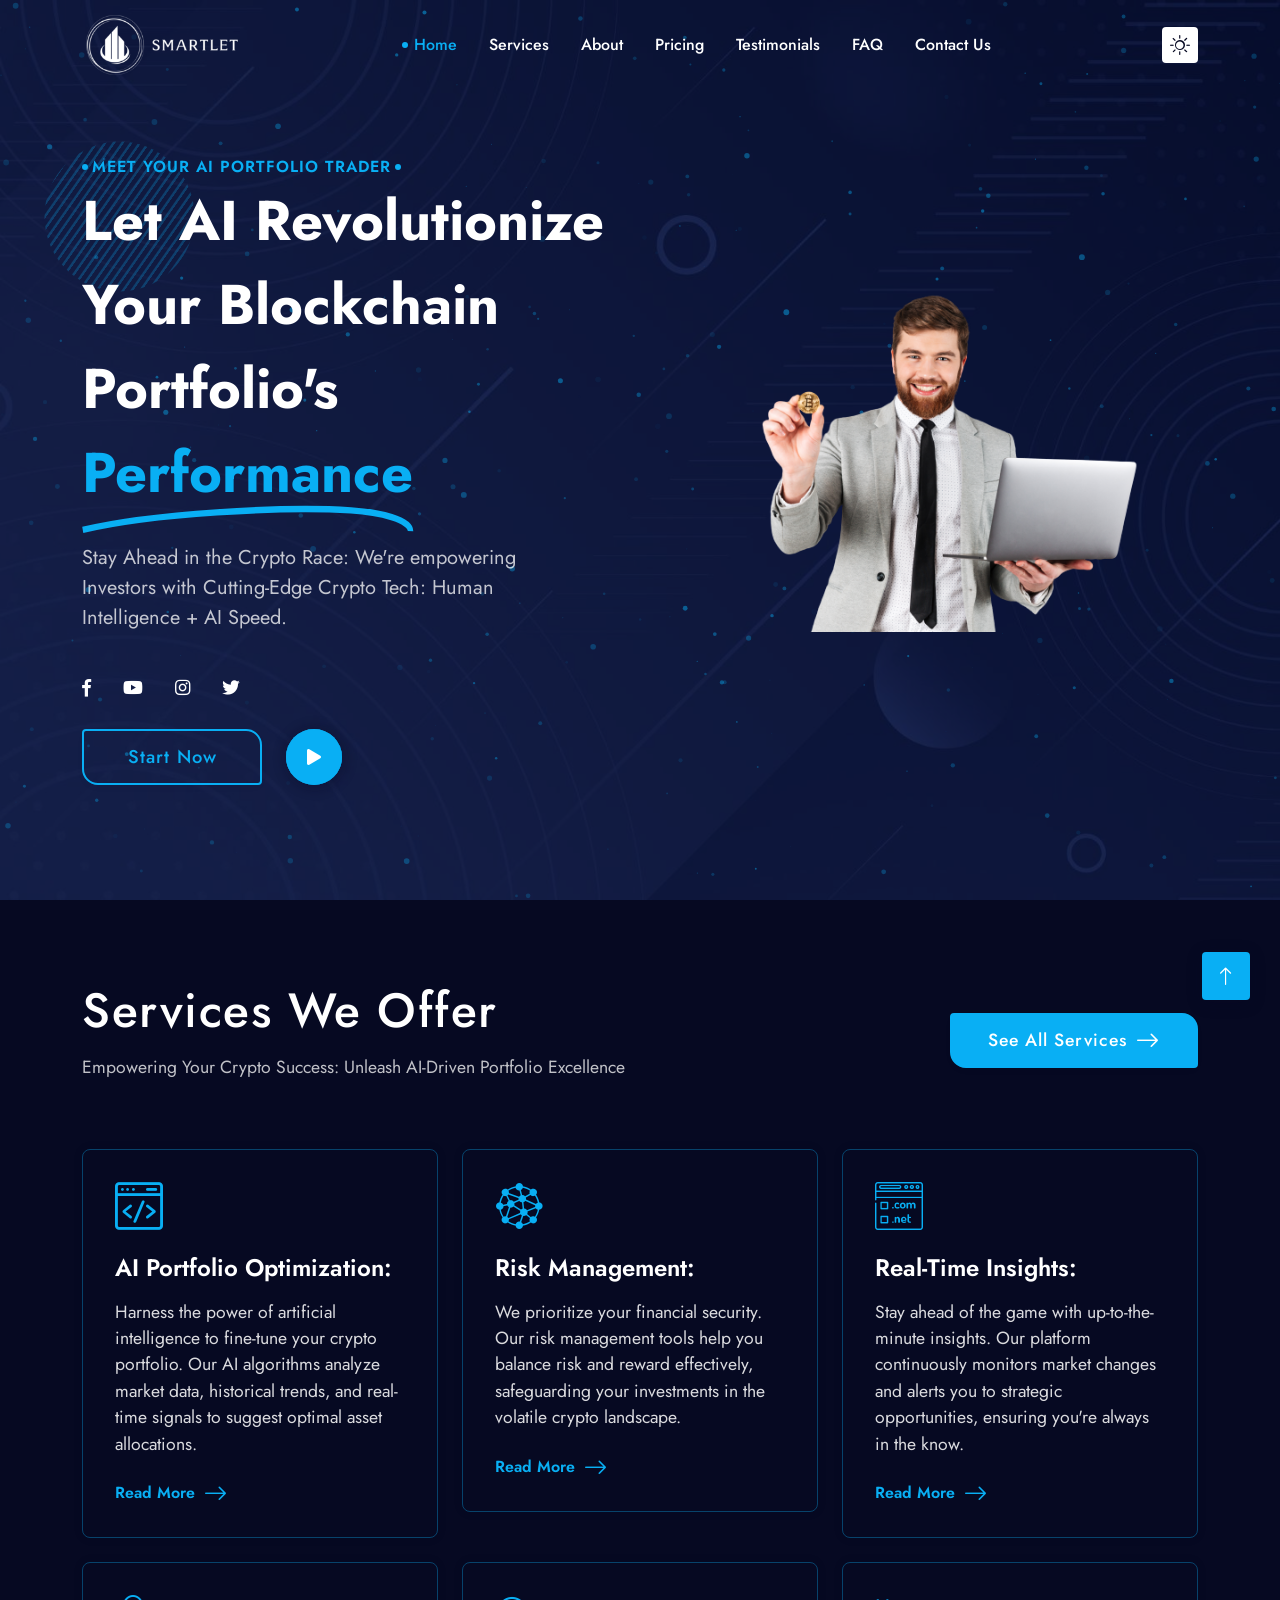
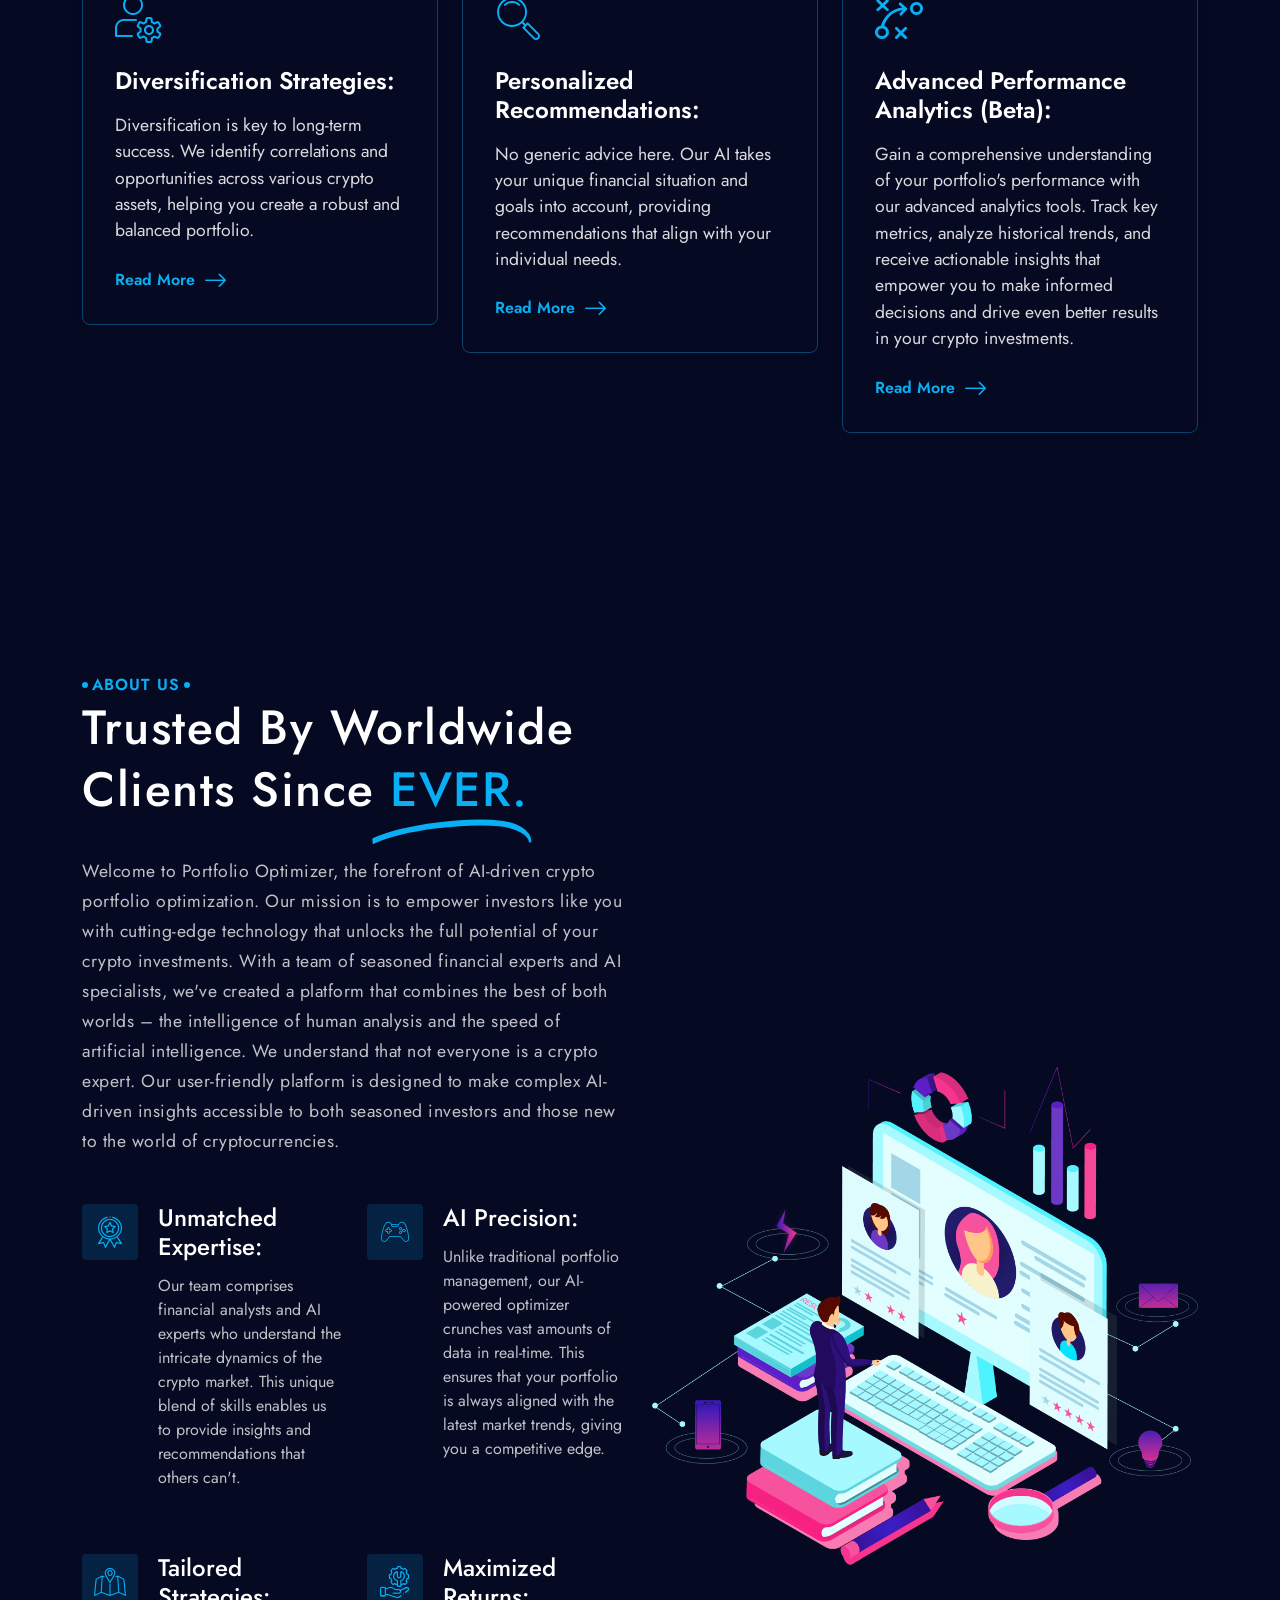
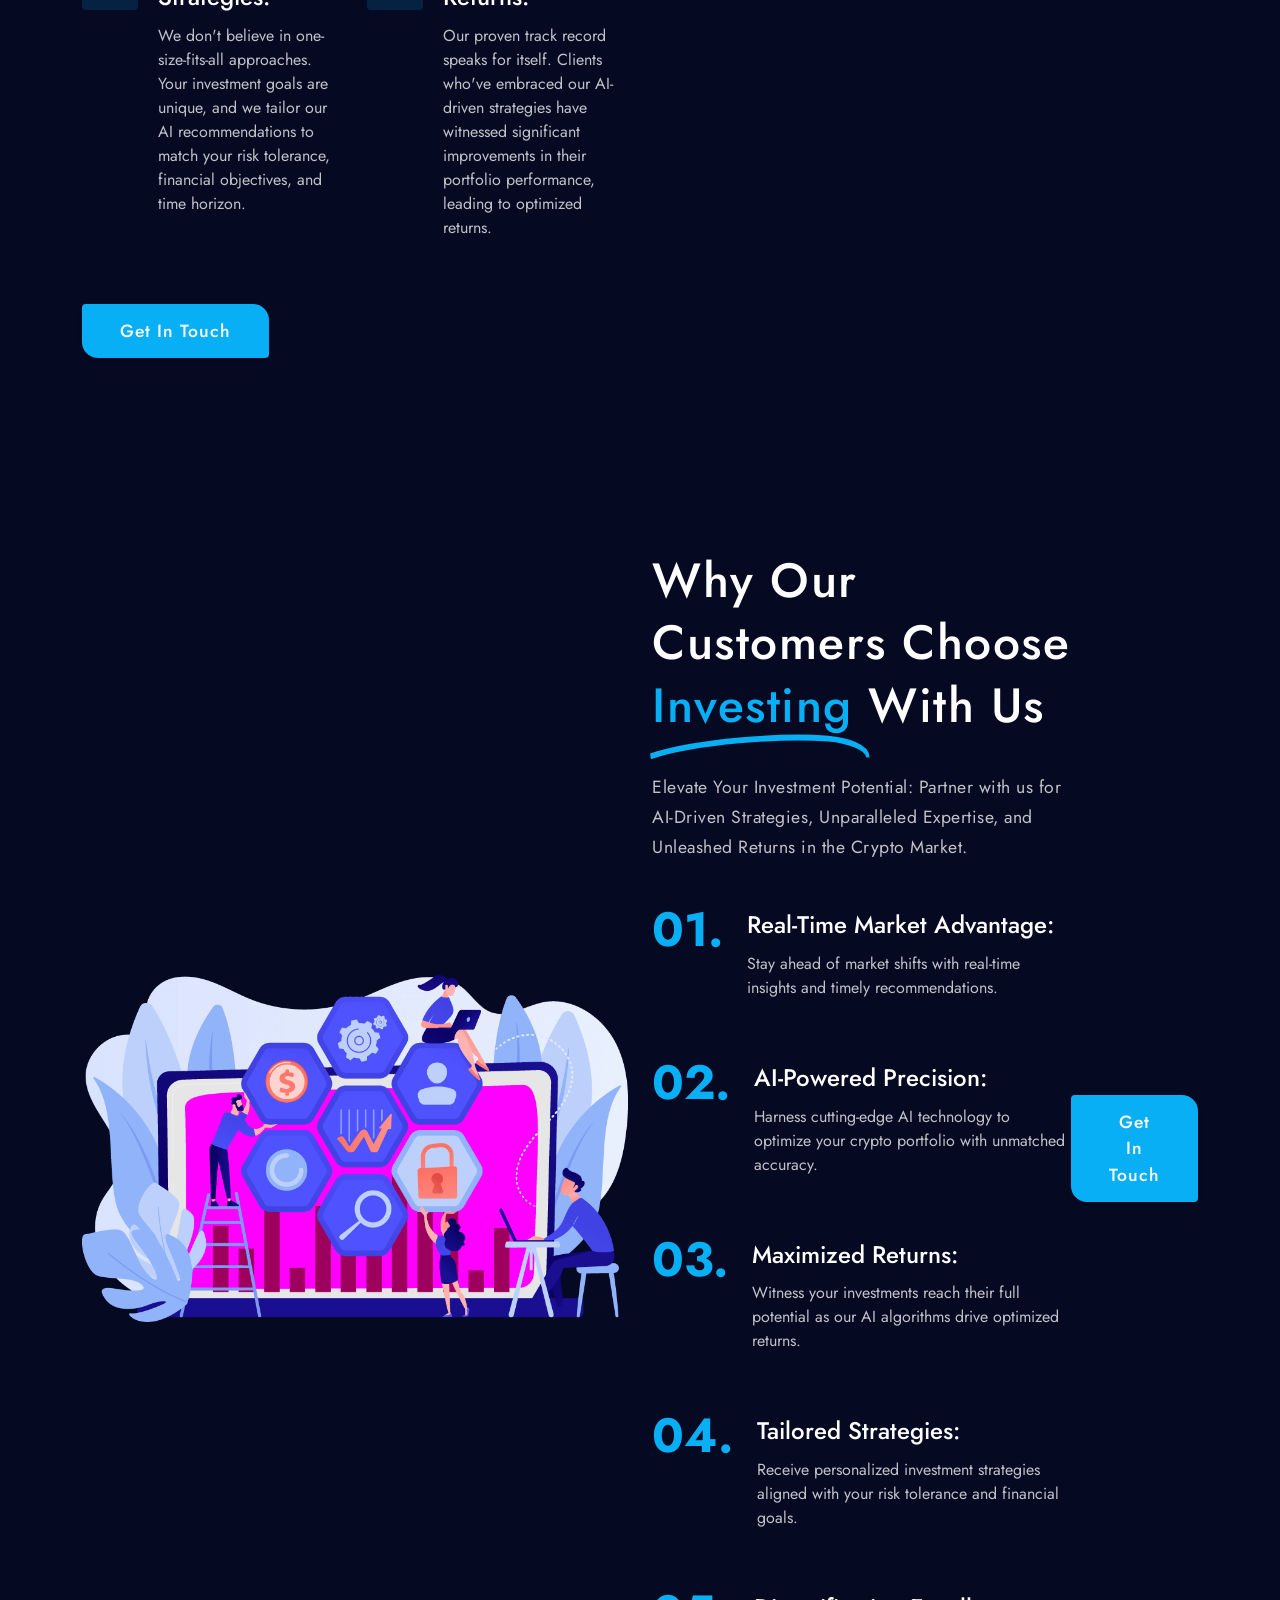
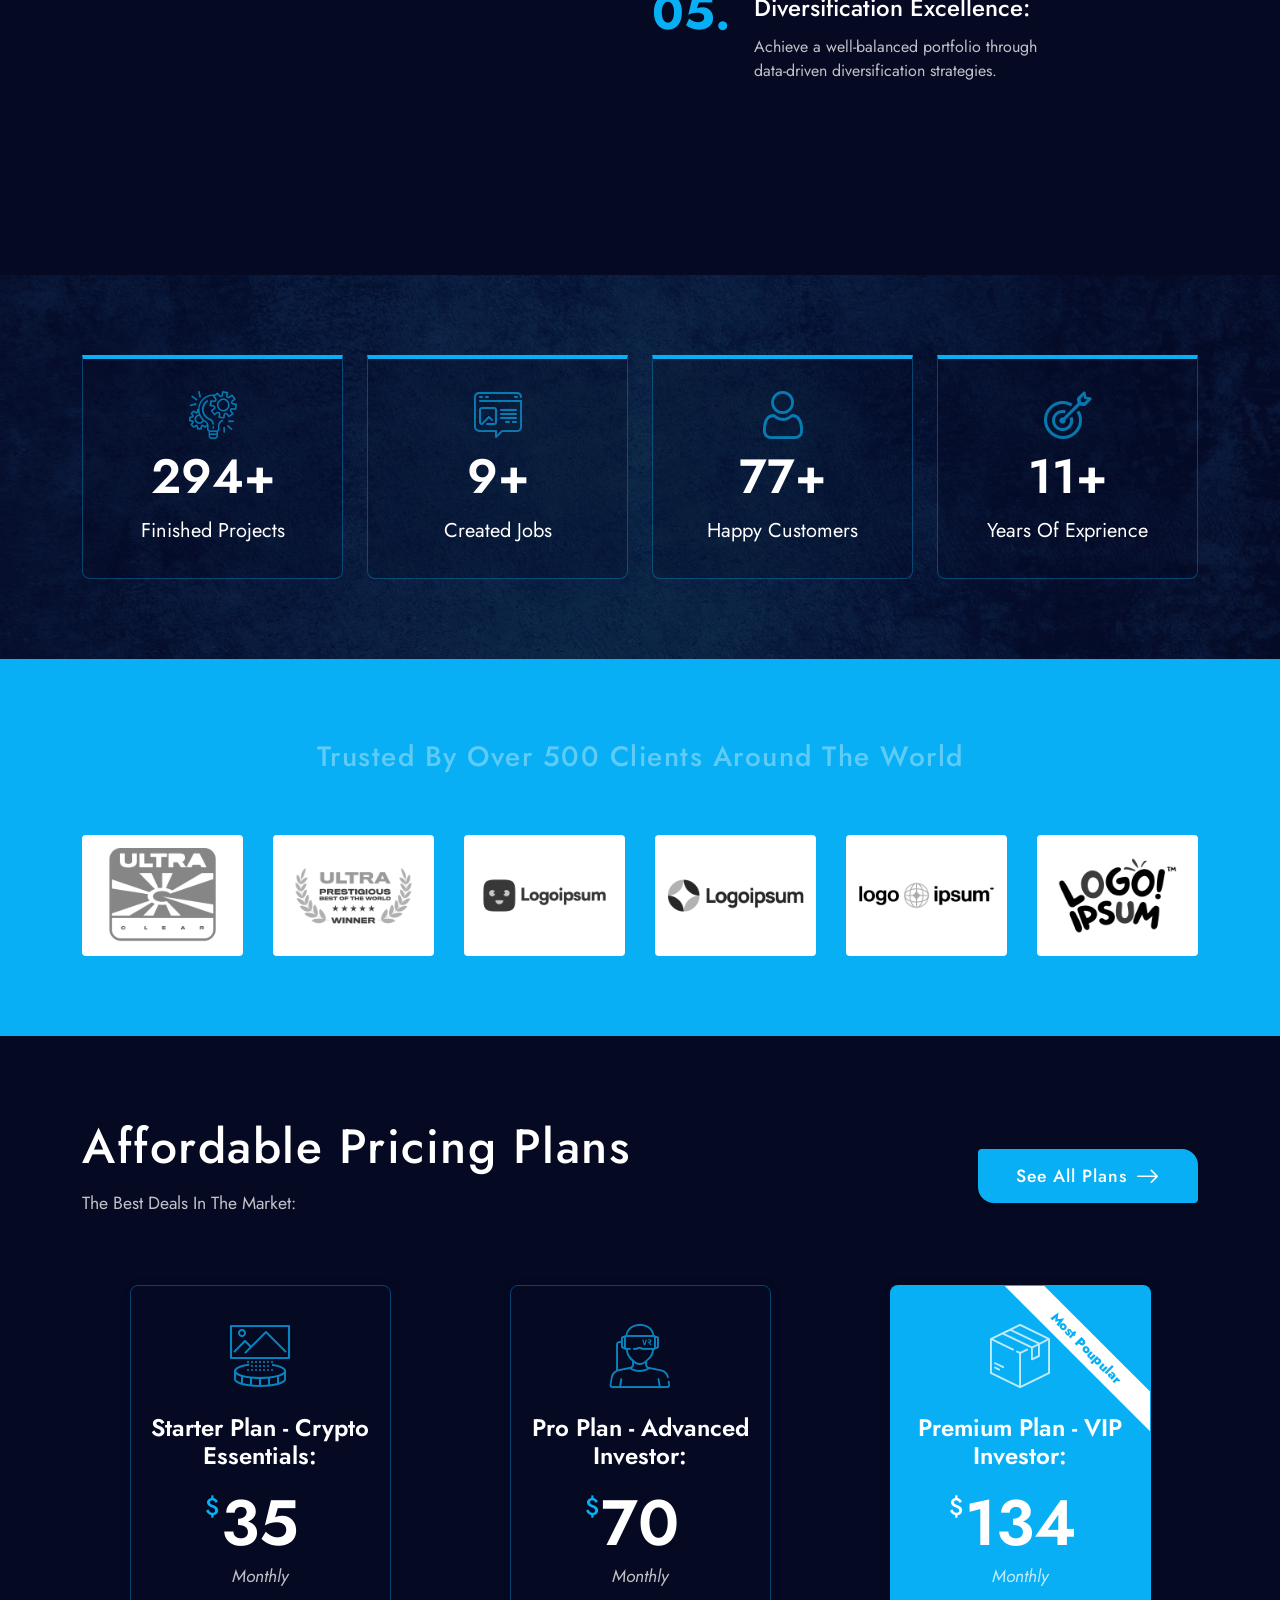
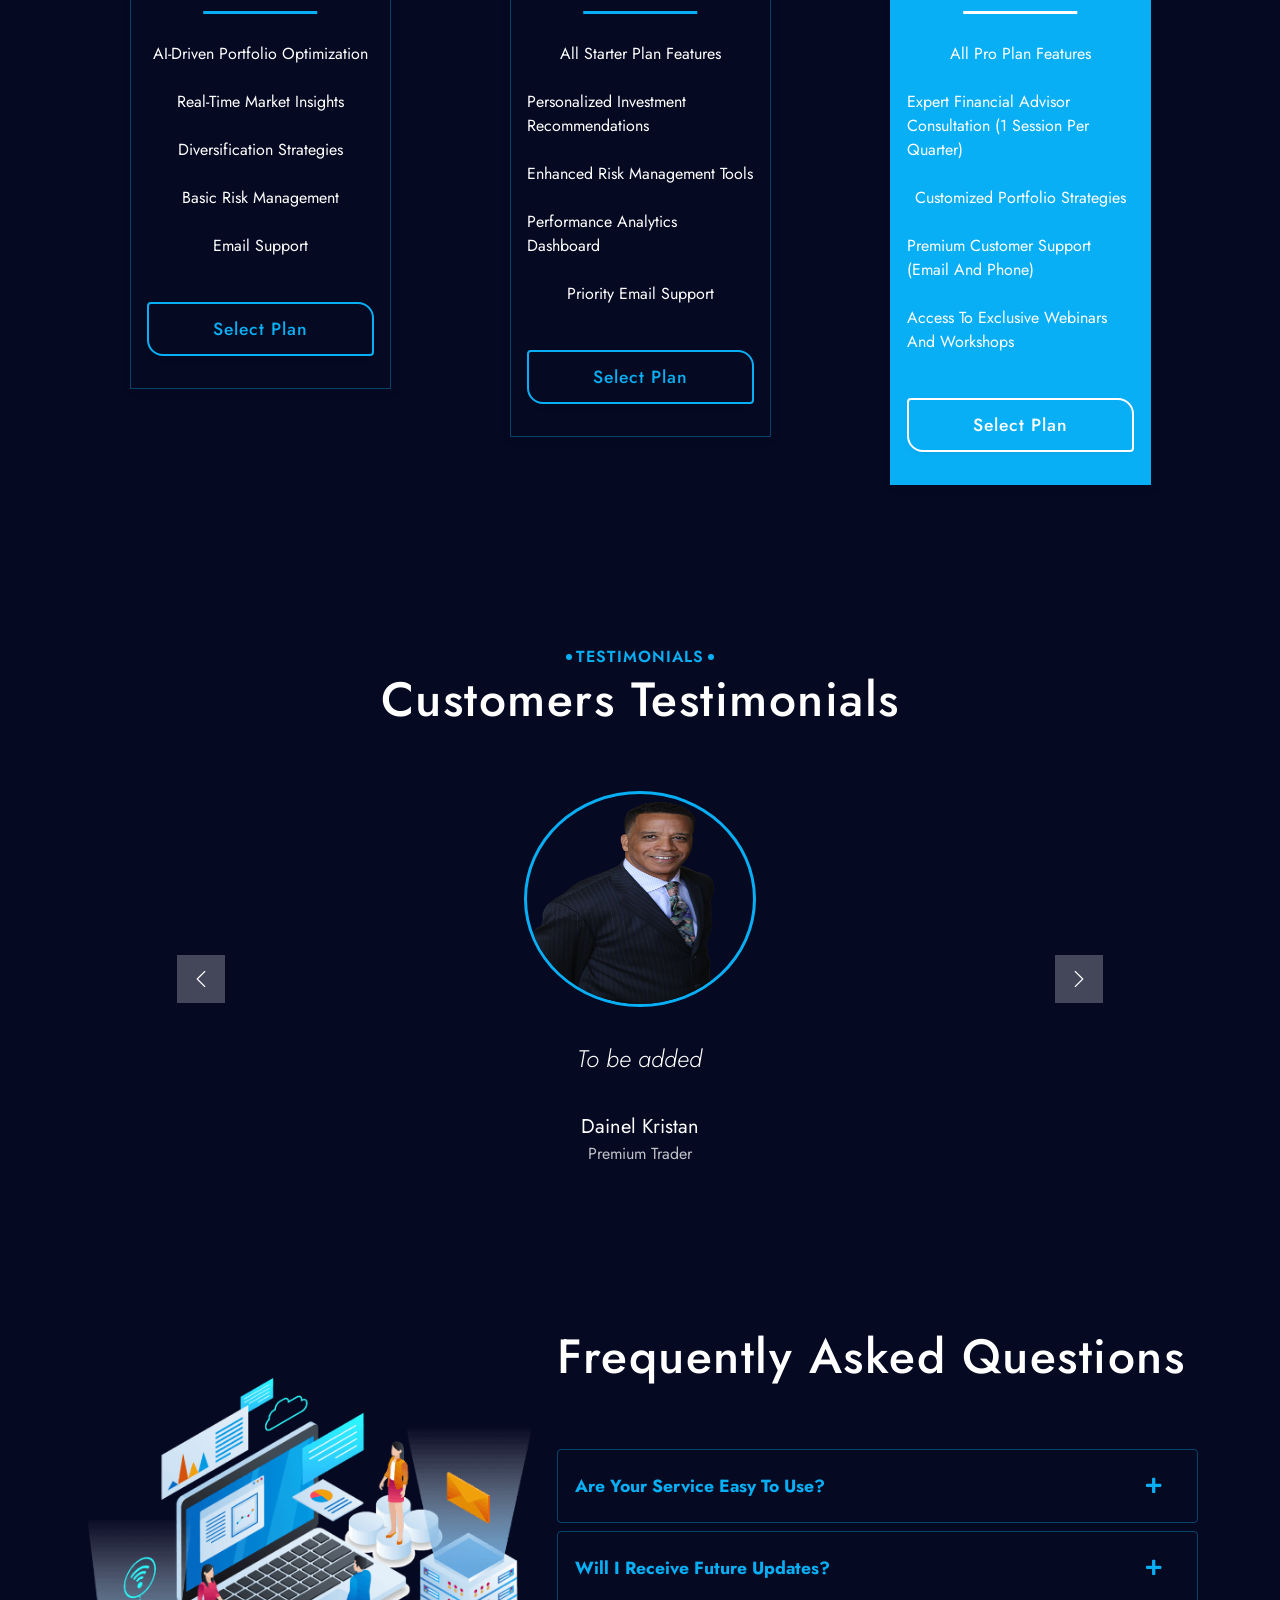
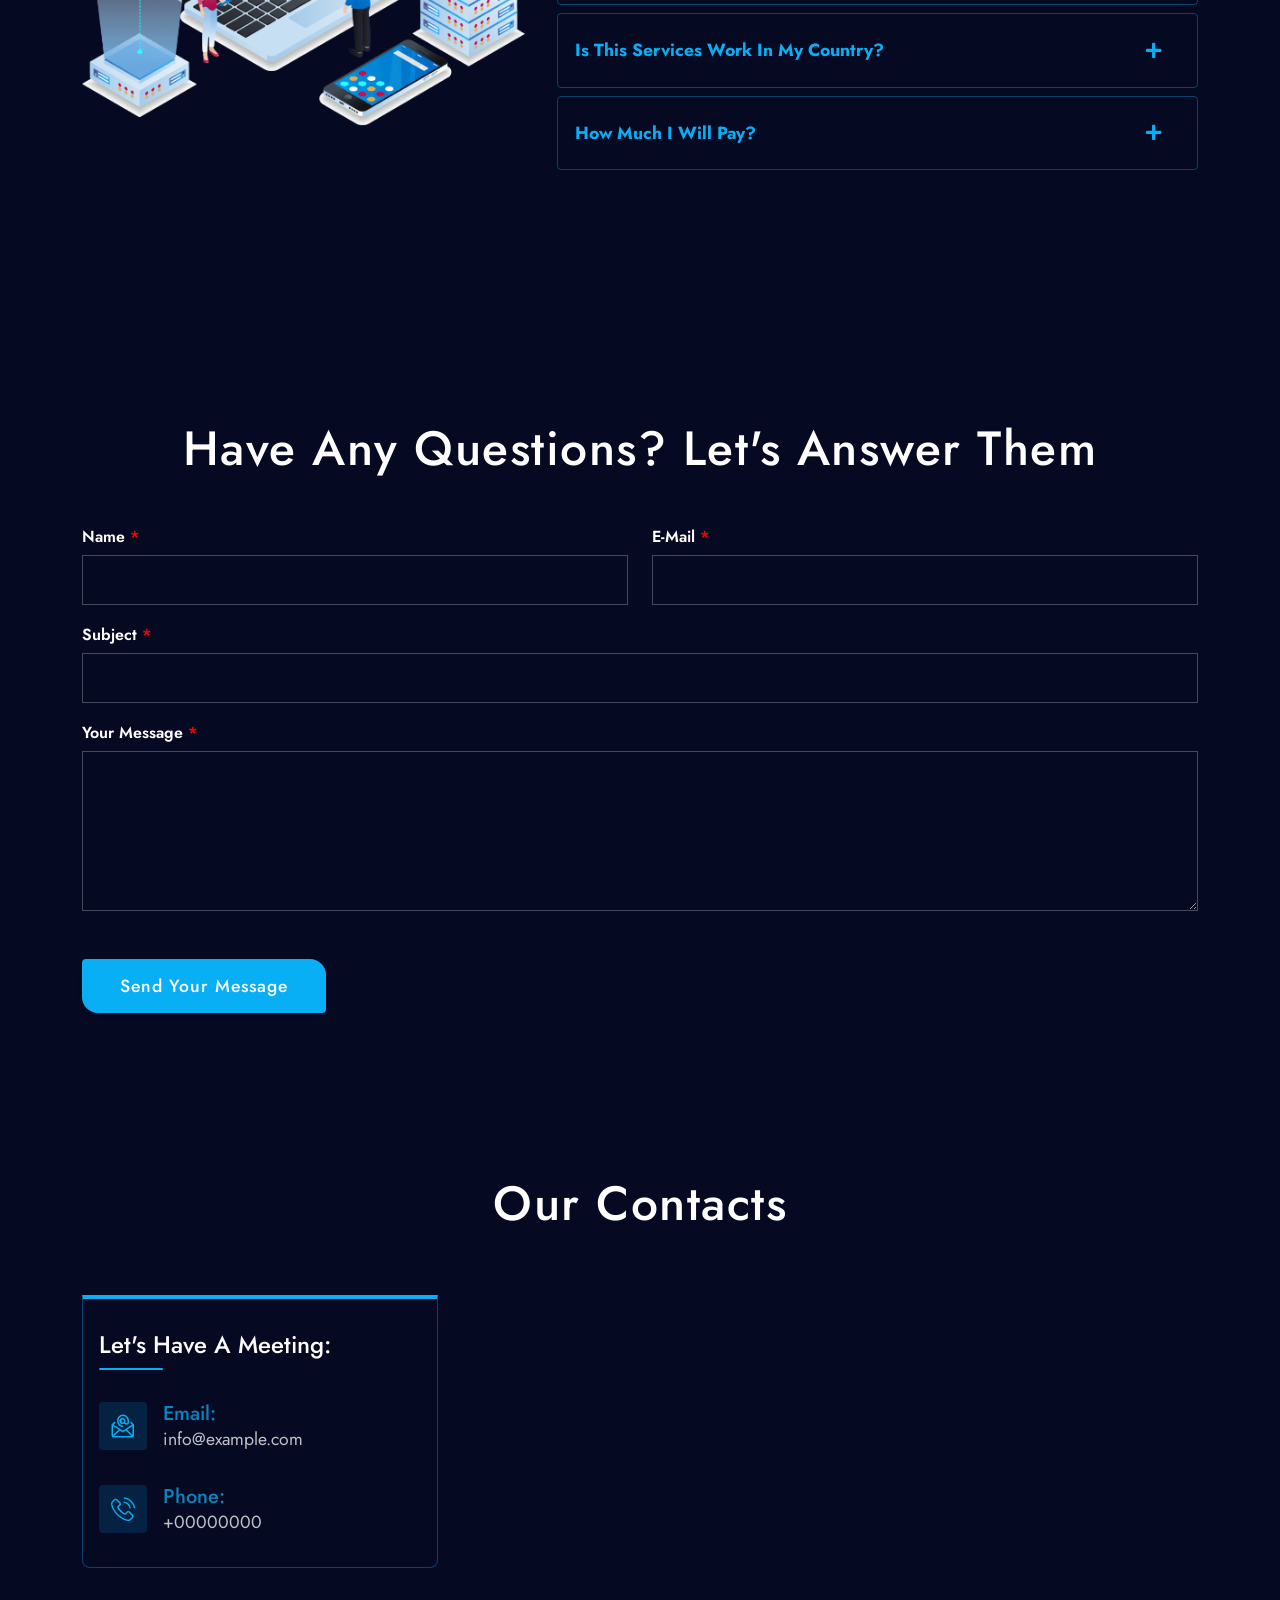
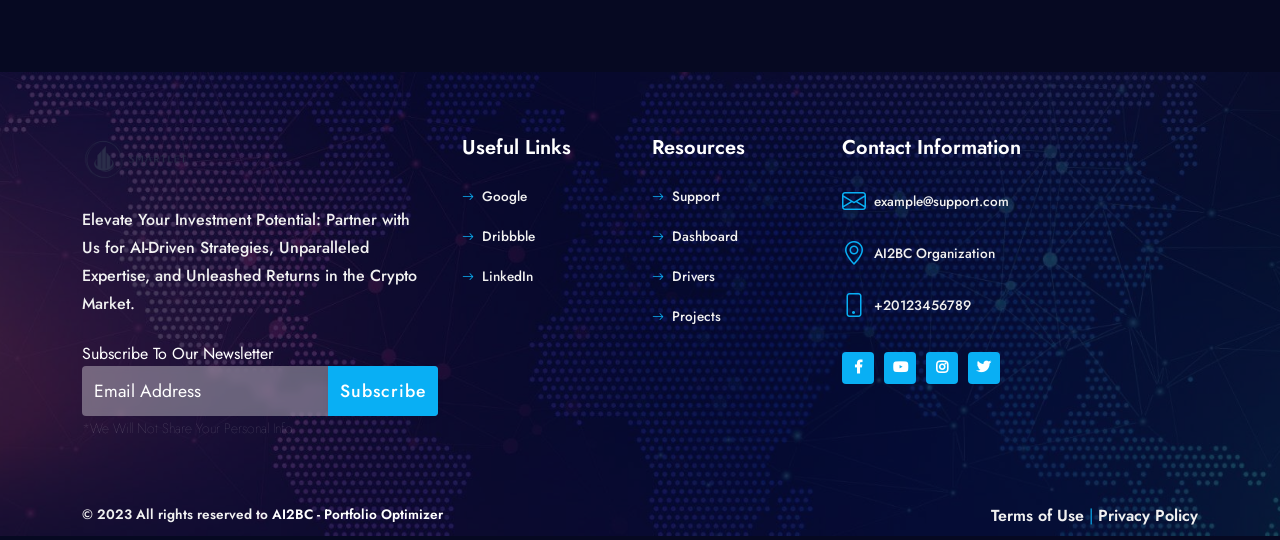
<file: oldCode/index.html>
<!DOCTYPE html>
<html lang="en">
	<head>
		<meta charset="UTF-8">
		<meta name="viewport" content="width=device-width, initial-scale=1.0">
		<title>Portfolio Optimizer Ai and Blockchain</title>
		<meta name="description" content="Optimize your crypto portfolio with AI precision and expert insights. Maximize returns, manage risks, and stay ahead of market trends with our tailored strategies." />
		<meta http-equiv="X-UA-Compatible" content="ie=edge">
		<!-- fav icon -->
		<link rel="icon" href="assets/images/fav-icon/fav-icon.png">
		
		<!-- bootstarp -->
		<link rel="stylesheet" href="css/vendors/bootstrap.min.css">
		
		<!-- animate.css file -->
		<link rel="stylesheet" href="css/vendors/animate.css">
		
		<!-- Swiper -->
		<link rel="stylesheet" href="css/vendors/swiper-bundle.min.css">
		
		<!-- flaticon -->
		<link rel="stylesheet" href="css/vendors/flaticon/flaticon.css">
		
		<!-- fontAwesome -->
		<link rel="stylesheet" href="css/vendors/all.min.css">
		
		<!-- bootstrap icons -->
		<link rel="stylesheet" href="css/vendors/bootstrap-icons-1.9.1/bootstrap-icons.css">
		
		<!-- Fancybox -->
		<link rel="stylesheet" href="css/vendors/jquery.fancybox.min.css">
		
		<!-- fonts site preconnect -->
		<link rel="preconnect" href="https://fonts.googleapis.com">
		
		<!-- fonts site preconnect -->
		<link rel="preconnect" href="https://fonts.gstatic.com" crossorigin>
		
		<!-- Font Family -->
		<link rel="stylesheet" href="https://fonts.googleapis.com/css2?family=Jost:wght@400;500;600;700;800&amp;display=swap">
		
		<!-- main-LTR -->
		<link rel="stylesheet" href="css/main-LTR.css">

		<!-- Clarity Analytics Tracker -->
		<script type="text/javascript">
			(function(c,l,a,r,i,t,y){
				c[a]=c[a]||function(){(c[a].q=c[a].q||[]).push(arguments)};
				t=l.createElement(r);t.async=1;t.src="https://www.clarity.ms/tag/"+i;
				y=l.getElementsByTagName(r)[0];y.parentNode.insertBefore(t,y);
			})(window, document, "clarity", "script", "is53lsyrtp");
		</script>
		
	</head>
	<body class=" dark-theme  landing-page-demo">
		<!--Start Page Header-->
		<header class=" header-basic" id="page-header">
			<div class="container">
				<!--Start navbar-->
				<nav class="menu-navbar" id="main-nav">
					<div class="header-logo"><a class="logo-link" href="#"><img class="logo-img light-logo" loading="lazy" src="assets/images/logo/logo-light.png" alt="logo"/><img class="logo-img  dark-logo" loading="lazy" src="assets/images/logo/logo-dark.png" alt="logo"/></a></div>
					<div class="links menu-wrapper ">
						<ul class="list-js links-list">
							<li class="nav-item menu-item has-sub-menu"><a class="nav-link menu-link   active" href="#page-hero">home</a></li>
							<li class="nav-item menu-item"><a class="nav-link menu-link  " href="#services">services </a></li>
							<li class="nav-item menu-item"><a class="nav-link menu-link  " href="#about">about </a></li>
							<li class="nav-item menu-item"><a class="nav-link menu-link  " href="#pricing">pricing </a></li>
							<li class="nav-item menu-item"><a class="nav-link menu-link  " href="#testimonials">testimonials </a></li>
							<li class="nav-item menu-item"><a class="nav-link menu-link  " href="#faq">FAQ </a></li>
							<li class="nav-item menu-item"><a class="nav-link menu-link  " href="#contact-us">contact us </a></li>
						</ul>
					</div>
					<div class="controls-box">
						<!--Menu Toggler button-->
						<div class="control  menu-toggler"><span></span><span></span><span></span></div>
						<!--Dark/Light mode button-->
						<div class="mode-switcher ">
							<div class="switch-inner go-light " title="Switch To Light Mode "><i class="bi bi-sun icon "></i></div>
							<div class="switch-inner go-dark" title="Switch To Dark Mode "><i class="bi bi-moon icon "></i></div>
						</div>
						<!--mini shoping cart-->
					</div>
				</nav>
			</div>
			<!--End navbar-->
		</header>
		<!--End Page Header-->
		<!-- Start  Page hero-->
		<section class="page-hero  d-flex align-items-center" id="page-hero">
			<div class="overlay-photo-image-bg" data-bg-img="assets/images/sections-bg-images/pattern-bg-1.jpg" data-bg-opacity=".2"></div>
			<div class="particles-js  dots" id="particles-js"></div>
			<div class="container">
				<div class="row align-items-center">
					<div class="col-12 col-lg-6">
						<!--Start of .hero-text-area-->
						<div class="hero-text-area   ">
							<div class="row">
								<div class="col-12">
									<div class="pre-title ">Meet your AI Portfolio Trader</div>
									<h1 class="hero-title  ">Let AI Revolutionize Your Blockchain Portfolio's <span class="featured-text">Performance
										<svg xmlns="http://www.w3.org/2000/svg" viewBox="0 0 500 150" preserveAspectRatio="none">
										<path d="M7.7,145.6C109,125,299.9,116.2,401,121.3c42.1,2.2,87.6,11.8,87.3,25.7"></path></svg>  </span><span class="design-element rounded-shape stripes"></span>
									</h1>
								</div>
								<div class="col-10">
									<p class="hero-subtitle ">
										Stay Ahead in the Crypto Race: We're empowering Investors with Cutting-Edge Crypto Tech: Human Intelligence + AI Speed.
									</p>
								</div>
				<div class="col-12">
					<div class="hero-social-icons mb-3">
						<div class="sc-wrapper dir-row sc-flat">
						<ul class="sc-list">
							<li class="sc-item " title="Facebook"><a class="sc-link" href="#0" title="social media icon"><i class="fab fa-facebook-f sc-icon"></i></a></li>
							<li class="sc-item " title="youtube"><a class="sc-link" href="#0" title="social media icon"><i class="fab fa-youtube sc-icon"></i></a></li>
							<li class="sc-item " title="instagram"><a class="sc-link" href="#0" title="social media icon"><i class="fab fa-instagram sc-icon"></i></a></li>
							<li class="sc-item " title="twitter"><a class="sc-link" href="#0" title="social media icon"><i class="fab fa-twitter sc-icon"></i></a></li>
						</ul>
						</div>
					</div>
					</div>
								<div class="col-12">
									<div class="cta-links-area "><a class=" btn-outline cta-link cta-link-primary " href="#0">start now</a>
										<div class="play-btn-row-dir ">
						<!-- <a class="video-link" href="#" role="button" title="play" data-fancybox="data-fancybox"> -->
												<div class="play-video-btn">
													<div class="play-btn"> <i class="fas fa-play icon"></i></div>
												</div></a></div>
									</div>
								</div>
							</div>
						</div>
					</div>
					<!--start of image-area -->
					<div class="col-12 mx-md-auto col-lg-6 text-center " data-tilt>  
						<div class="hero-image-area mb-5 mb-lg-0">
							<div class="hero-img-wraper"><img class="img-fluid " src="assets/images/hero/tempModel.png" alt="" draggable="false"></div>
						</div>
					</div>
				</div>
			</div>
		</section>
		<!--End of .hero-text-area-->
		<!-- End  Page hero-->
		<!-- Start  services Section-->
		<section class="services services-boxed mega-section  " id="services">
			<div class="container">
				<div class="sec-heading ">
					<div class="content-area"><!-- <span class=" pre-title       wow fadeInUp " data-wow-delay=".2s">services</span> -->
						<h2 class="title wow fadeInUp" data-wow-delay=".2s">services we offer</h2>
						<p class="subtitle wow fadeInUp " data-wow-delay=".4s">
							Empowering Your Crypto Success: Unleash AI-Driven Portfolio Excellence
						</p>
					</div>
					<div class=" cta-area wow fadeInUp" data-wow-delay=".6s"><a class="cta-btn btn-solid    ">see all services <i class="bi bi-arrow-right icon "></i></a></div>
				</div>
				<div class="row gx-4 gy-4 services-row ">  
					<div class="col-12 col-md-6  col-lg-4 mx-auto ">
						<!--Start First service box-->
						<div class="box service-box  wow fadeInUp reveal-start" data-wow-offset="0" data-wow-delay=".1s">
							<div class="service-icon"><i class="flaticon-web-development font-icon"></i></div><span class="service-num hollow-text">1    </span>
							<div class="service-content">
								<h3 class="service-title">AI Portfolio Optimization:</h3>
								<p class="service-text">
									Harness the power of artificial intelligence to fine-tune your crypto portfolio. Our AI algorithms analyze market data,
									 historical trends, and real-time signals to suggest optimal asset allocations.
								</p>
							</div><a class="read-more" href="#0">read more<i class="bi bi-arrow-right icon "> </i></a>
						</div>
						<!-- End First service box   -->
					</div>
					<div class="col-12 col-md-6  col-lg-4 mx-auto ">
						<!--Start Second service box-->
						<div class="box service-box  wow fadeInUp reveal-start" data-wow-offset="0" data-wow-delay=".2s">
							<div class="service-icon"><i class="flaticon-nanotechnology font-icon"></i></div><span class="service-num hollow-text">2    </span>
							<div class="service-content">
								<h3 class="service-title">Risk Management:</h3>
								<p class="service-text">
									We prioritize your financial security. Our risk management tools help you balance risk and reward effectively,
									 safeguarding your investments in the volatile crypto landscape.
								</p>
							</div><a class="read-more" href="#0">read more<i class="bi bi-arrow-right icon "> </i></a>
						</div>
						<!-- End Second service box-->
					</div>
					<div class="col-12 col-md-6  col-lg-4 mx-auto  ">
						<!--Start Third service box-->
						<div class="box service-box  wow fadeInUp reveal-start" data-wow-offset="0" data-wow-delay=".3s">
							<div class="service-icon"><i class="flaticon-web-domain font-icon"></i></div><span class="service-num hollow-text">3    </span>
							<div class="service-content">
								<h3 class="service-title">Real-time Insights: </h3>
								<p class="service-text">
									Stay ahead of the game with up-to-the-minute insights. Our platform continuously monitors market changes and alerts you to strategic opportunities,
									 ensuring you're always in the know.
								</p>
							</div><a class="read-more" href="#0">read more<i class="bi bi-arrow-right icon "> </i></a>
						</div>
						<!-- End Third service box-->
					</div>
					<div class="col-12 col-md-6  col-lg-4 mx-auto  ">
						<!--Start fourth service box-->
						<div class="box service-box  wow fadeInUp reveal-start" data-wow-offset="0" data-wow-delay=".4s">
							<div class="service-icon"><i class="flaticon-profile font-icon"></i></div><span class="service-num hollow-text">4    </span>
							<div class="service-content">
								<h3 class="service-title">Diversification Strategies:</h3>
								<p class="service-text">
									Diversification is key to long-term success. We identify correlations and opportunities across various crypto assets,
									 helping you create a robust and balanced portfolio.
								</p>
							</div><a class="read-more" href="#0">read more<i class="bi bi-arrow-right icon "> </i></a>
						</div>
						<!-- End fourth service box   -->
					</div>
					<div class="col-12 col-md-6  col-lg-4 mx-auto  ">
						<!--Start 5th service box-->
						<div class="box service-box  wow fadeInUp reveal-start" data-wow-offset="0" data-wow-delay=".5s">
							<div class="service-icon"><i class="flaticon-search font-icon"></i></div><span class="service-num hollow-text">5    </span>
							<div class="service-content">
								<h3 class="service-title">Personalized Recommendations:</h3>
								<p class="service-text">
									No generic advice here. Our AI takes your unique financial situation and goals into account, providing recommendations that align with your individual needs.
								</p>
							</div><a class="read-more" href="#0">read more<i class="bi bi-arrow-right icon "> </i></a>
						</div>
						<!-- End 5th service box-->
					</div>
					<div class="col-12 col-md-6  col-lg-4 mx-auto  ">
						<!--Start 6th service box-->
						<div class="box service-box  wow fadeInUp  reveal-start" data-wow-offset="0" data-wow-delay=".6s">
							<div class="service-icon"><i class="flaticon-strategy font-icon"></i></div><span class="service-num hollow-text">6    </span>
							<div class="service-content">
								<h3 class="service-title">Advanced Performance Analytics (Beta):</h3>
								<p class="service-text">
									Gain a comprehensive understanding of your portfolio's performance with our advanced analytics tools. Track key metrics,
									 analyze historical trends, and receive actionable insights that empower you to make informed decisions and drive even
									  better results in your crypto investments.
								</p>
							</div><a class="read-more" href="#0">read more<i class="bi bi-arrow-right icon "> </i></a>
						</div>
						<!-- End 6th service box-->
					</div>
				</div>
			</div>
		</section>
		<!-- End  services Section-->
		<!-- Start  about Section-->
		<section class="about mega-section" id="about">
			<div class="container">
				<!-- Start first about div-->
				<div class="content-block  ">
					<div class="row">
						<div class="col-12 col-lg-6 d-flex align-items-center order-1 order-lg-0 about-col pad-end  wow fadeInUp " data-wow-delay="0.6s">
							<div class="text-area ">
								<div class="sec-heading  light-title ">
									<div class="content-area"><span class=" pre-title wow fadeInUp " data-wow-delay=".2s">about Us</span>
										<h2 class=" title    wow fadeInUp" data-wow-delay=".4s"><span class='hollow-text'>trusted</span> by worldwide clients  since<span class='featured-text'>  EVER. <svg xmlns="http://www.w3.org/2000/svg" viewBox="0 0 500 150" preserveAspectRatio="none"><path d="M7.7,145.6C109,125,299.9,116.2,401,121.3c42.1,2.2,87.6,11.8,87.3,25.7"></path></svg></span></h2>
									</div>
								</div>
								<p class="about-text">
									Welcome to Portfolio Optimizer, the forefront of AI-driven crypto portfolio optimization.
									 Our mission is to empower investors like you with cutting-edge technology that unlocks
									  the full potential of your crypto investments. With a team of seasoned financial experts
									   and AI specialists, we've created a platform that combines the best of both worlds – the
									    intelligence of human analysis and the speed of artificial intelligence.
										We understand that not everyone is a crypto expert. Our user-friendly platform is designed
										 to make complex AI-driven insights accessible to both seasoned investors and those new to the world of cryptocurrencies.
								</p>
								<div class="info-items-list ">
									<div class="row ">
										<div class="col-9 col-xl-6">
											<div class="info-item"><i class="flaticon-medal  info-icon"></i>
												<div class="info-content">
													<h5 class="info-title">Unmatched Expertise:</h5>
													<p class="info-text">
														Our team comprises financial analysts and AI experts who understand
														 the intricate dynamics of the crypto market. This unique blend of skills enables us to provide
														  insights and recommendations that others can't.
													</p>
												</div>
											</div>
										</div>
										<div class="col-9 col-xl-6">
											<div class="info-item"><i class="flaticon-game-console info-icon"></i>
												<div class="info-content">
													<h5 class="info-title">AI Precision:</h5>
													<p class="info-text">
														Unlike traditional portfolio management, our AI-powered optimizer crunches
														 vast amounts of data in real-time. This ensures that your portfolio is always aligned
														  with the latest market trends, giving you a competitive edge.
													</p>
												</div>
											</div>
										</div>
										<div class="col-9 col-xl-6">
											<div class="info-item"><i class="flaticon-map info-icon"></i>
												<div class="info-content">
													<h5 class="info-title">Tailored Strategies:</h5>
													<p class="info-text">We don't believe in one-size-fits-all approaches.
														 Your investment goals are unique, and we tailor our AI recommendations
														  to match your risk tolerance, financial objectives, and time horizon.</p>
												</div>
											</div>
										</div>
										<div class="col-9 col-xl-6">
											<div class="info-item"><i class="flaticon-technical-support-1  info-icon"></i>
												<div class="info-content">
													<h5 class="info-title">Maximized Returns:</h5>
													<p class="info-text">Our proven track record speaks for itself.
														 Clients who've embraced our AI-driven strategies have witnessed significant improvements in their portfolio performance, leading to optimized returns.</p>
												</div>
											</div>
										</div>
									</div>
								</div>
								<div class="cta-area"><a class=" btn-solid reveal-start" href="#0">Get in touch</a>
									<!-- <div class="signature ">
										<div class="signature-img"></div>
										<div class="signature-name">CEO &amp; Founder </div>
									</div> -->
								</div>
							</div>
						</div>
						<div class="col-12 col-lg-6 d-flex align-items-center order-0 order-lg-1 about-col  wow fadeInUp" data-wow-delay="0.2s">
							<div class="img-area  " data-tilt>
								<div class="image   "><img class="about-img img-fluid " loading="lazy" src="assets/images/about/3.png" alt="Our vision"></div>
							</div>
						</div>
					</div>
				</div>
				<!--End first about div-->
				<!-- Start first about div-->
				<div class="content-block  ">
					<div class="row">
						<div class="col-12 col-lg-6 d-flex align-items-center about-col  wow fadeInUp" data-wow-delay="0.2s">
							<div class="img-area  ">
								<div class="image  " data-tilt><img class="about-img img-fluid " loading="lazy" src="assets/images/about/1.png" alt="about"></div>
							</div>
						</div>
						<div class="col-12 col-lg-6 d-flex align-items-center about-col pad-start  wow fadeInUp " data-wow-delay="0.6s">
							<div class="text-area ">
								<div class="sec-heading  light-title ">
									<div class="content-area">
										<h2 class=" title    wow fadeInUp" data-wow-delay=".4s">
											Why our <span class='hollow-text'> customers</span>  choose <span class='featured-text'>investing
												<svg xmlns="http://www.w3.org/2000/svg" viewBox="0 0 500 150" preserveAspectRatio="none">
													<path d="M7.7,145.6C109,125,299.9,116.2,401,121.3c42.1,2.2,87.6,11.8,87.3,25.7"></path></svg>
												</span> with us
											</h2>
									</div>
								</div>
								<p class=" about-text">
									Elevate Your Investment Potential: Partner with us for AI-Driven Strategies, Unparalleled Expertise,
									 and Unleashed Returns in the Crypto Market.
								</p>
								<div class="info-items-list">
									<div class="row ">
										<div class="col-12 ">
											<div class="info-item"><span class="info-number ">01.</span>
												<div class="info-content">
													<h5 class="info-title">Real-time Market Advantage:</h5>
													<p class="info-text">
														Stay ahead of market shifts with real-time insights and timely recommendations.
													</p>
												</div>
											</div>
										</div>
										<div class="col-12 ">
											<div class="info-item"><span class="info-number ">02.</span>
												<div class="info-content">
													<h5 class="info-title">AI-Powered Precision:</h5>
													<p class="info-text">
														Harness cutting-edge AI technology to optimize your crypto portfolio with unmatched accuracy.
													</p>
												</div>
											</div>
										</div>
										<div class="col-12 ">
											<div class="info-item"><span class="info-number ">03.</span>
												<div class="info-content">
													<h5 class="info-title">Maximized Returns:</h5>
													<p class="info-text">Witness your investments reach their full potential as our AI algorithms drive optimized returns.</p>
												</div>
											</div>
										</div>
										<div class="col-12 ">
											<div class="info-item"><span class="info-number ">04.</span>
												<div class="info-content">
													<h5 class="info-title">Tailored Strategies:</h5>
													<p class="info-text">
														Receive personalized investment strategies aligned with your risk tolerance and financial goals.
													</p>
												</div>
											</div>
										</div>
										<div class="col-12 ">
											<div class="info-item"><span class="info-number ">05.</span>
												<div class="info-content">
													<h5 class="info-title">Diversification Excellence:</h5>
													<p class="info-text">
														Achieve a well-balanced portfolio through data-driven diversification strategies.
													</p>
												</div>
											</div>
										</div>
									</div>
									</div>
								</div>
								<div class="cta-area "><a class=" btn-solid " href="#0">get in touch</a></div>
							</div>
						</div>
					</div>
				</div>
				<!--End first about div-->
			</div>
		</section>
		<!-- End  about Section-->
		<!-- Start  stats Section-->
		<section class="stats js-stats-counter mega-section">
			<div class="overlay-photo-image-bg" data-bg-img="assets/images/sections-bg-images/pattern-bg-3.jpg" data-bg-opacity=".2"></div>
			<div class="container">
				<div class="stats-inner">
					<div class="row ">
						<!--Info One-->
						<div class="col-12 col-md-6 col-lg-3 stat-box ">
							<div class="stat-box-inner  " data-tilt="data-tilt"><i class="flaticon-project-management stat-icon"></i>
								<p class="stat-num "><span class="counter" data-from="10" data-to="750" data-speed="3000" data-refresh-interval="50"></span><span class="sign">+</span></p><span class="stat-desc">finished projects</span>
							</div>
						</div>
						<!--Info Two-->
						<div class="col-12 col-md-6 col-lg-3 stat-box ">
							<div class="stat-box-inner  " data-tilt="data-tilt"><i class="flaticon-content-management stat-icon"></i>
								<p class="stat-num "><span class="counter" data-from="0" data-to="23" data-speed="3000" data-refresh-interval="50"></span><span class="sign">+</span></p><span class="stat-desc">Created jobs</span>
							</div>
						</div>
						<!--Info Three-->
						<div class="col-12 col-md-6 col-lg-3 stat-box ">
							<div class="stat-box-inner  " data-tilt="data-tilt"><i class="flaticon-user stat-icon"></i>
								<p class="stat-num "><span class="counter" data-from="0" data-to="200" data-speed="3000" data-refresh-interval="50"></span><span class="sign">+</span></p><span class="stat-desc">happy customers</span>
							</div>
						</div>
						<!--Info Four-->
						<div class="col-12 col-md-6 col-lg-3 stat-box ">
							<div class="stat-box-inner  " data-tilt="data-tilt"><i class="flaticon-aim stat-icon"></i>
								<p class="stat-num "><span class="counter" data-from="0" data-to="28" data-speed="3000" data-refresh-interval="50"></span><span class="sign">+</span></p><span class="stat-desc">years Of exprience</span>
							</div>
						</div>
					</div>
				</div>
			</div>
		</section>
		<!-- End  stats Section-->
 
		<!-- Start  our-clients Section-->
		<section class="our-clients  mega-section   wow fadeInUp" id="our-clients" data-wow-delay="0.2s">
			<div class="container">
				<div class="sec-heading   centered ">
					<div class="content-area">
						<h2 class=" title    wow fadeInUp" data-wow-delay=".4s">trusted by over 500 clients around the world</h2>
					</div>
				</div>
				<div class=" clients-logos d-flex align-items-center justify-content-around flex-wrap">
					<!--Swiper-->
					<div class="swiper-container">
						<div class="swiper-wrapper clients-logo-wrapper wow fadeIn " data-wow-delay=".02s">
							<!-- every client logo is located inside div  with clss name "swiper-slide ".
							if you want to add more logos please keep the strcture of the swiper-slide as showen below
							-->
							<div class="swiper-slide">
								<div class="client-logo  "><a href="#0"><img class="img-fluid logo " loading="lazy" src="assets/images/clients-logos/1-white.png" alt=" "></a></div>
							</div>
							<div class="swiper-slide">
								<div class="client-logo "><a href="#0"><img class="img-fluid logo " loading="lazy" src="assets/images/clients-logos/2-white.png" alt=" "></a></div>
							</div>
							<div class="swiper-slide">
								<div class="client-logo "><a href="#0"><img class="img-fluid logo " loading="lazy" src="assets/images/clients-logos/3-white.png" alt=" "></a></div>
							</div>
							<div class="swiper-slide">
								<div class="client-logo "><a href="#0"><img class="img-fluid logo " loading="lazy" src="assets/images/clients-logos/4-white.png" alt=" "></a></div>
							</div>
							<div class="swiper-slide">
								<div class="client-logo "><a href="#0"><img class="img-fluid logo " loading="lazy" src="assets/images/clients-logos/5-white.png" alt=" "></a></div>
							</div>
							<div class="swiper-slide">
								<div class="client-logo "><a href="#0"><img class="img-fluid logo " loading="lazy" src="assets/images/clients-logos/6-white.png" alt=" "></a></div>
							</div>
							<div class="swiper-slide">
								<div class="client-logo "><a href="#0"><img class="img-fluid logo " loading="lazy" src="assets/images/clients-logos/7-white.png" alt=" "></a></div>
							</div>
						</div>
					</div>
				</div>
			</div>
		</section>
		<!-- End  our-clients Section-->
		<!-- Start  pricing Section-->
		<section class="pricing mega-section  " id="pricing">
			<div class="container">
				<div class="sec-heading  ">
					<div class="content-area">
						<h2 class=" title    wow fadeInUp" data-wow-delay=".2s"><span class='hollow-text'>affordable</span> pricing plans</h2>
						<p class="subtitle   wow fadeInUp " data-wow-delay=".4s">The best deals in the market:</p>
					</div>
					<div class=" cta-area   wow fadeInUp" data-wow-delay=".6s"><a class="cta-btn btn-solid    " href="#0">see all plans<i class="bi bi-arrow-right icon "></i></a></div>
				</div>
				<div class="row">
					<!--First Plan-->
					<div class="col-12  col-md-6 col-xl-3  mx-auto price-plan ">
						<div class="plan    wow fadeInUp  " data-wow-delay=".1s ">
							<div class="plan-head"><i class="flaticon-nft-1 plan-icon"></i>
								<h4 class="plane-name">Starter Plan - Crypto Essentials:</h4>
								<div class="plan-price">
									<h3 class="price">35<sup class="currency-symbol">$</sup></h3><span class="per">Monthly</span>
								</div>
							</div>

							<div class="plan-details">
								<ul class="plan-list">
									<li class="plan-feat"><span class="feat-text">AI-Driven Portfolio Optimization</span></li>
									<li class="plan-feat"><span class="feat-text">Real-time Market Insights</span></li>
									<li class="plan-feat"><span class="feat-text">Diversification Strategies</span></li>
									<li class="plan-feat"><span class="feat-text">Basic Risk Management</span></li>
									<li class="plan-feat"><span class="feat-text">Email Support</span></li>
								</ul>
							</div>
							<div class="plan-cta"><a class="cta-btn btn-outline " href="#0">select plan  </a></div>
						</div>
					</div>
					<!--Second-plan-->
					<div class="col-12  col-md-6 col-xl-3  mx-auto price-plan ">
						<div class="plan    wow fadeInUp  " data-wow-delay=".3s ">
							<div class="plan-head"><i class="flaticon-virtual-reality plan-icon"></i>
								<h4 class="plane-name">Pro Plan - Advanced Investor:</h4>
								<div class="plan-price">
									<h3 class="price">70<sup class="currency-symbol">$</sup></h3><span class="per">Monthly</span>
								</div>
							</div>

							<div class="plan-details">
								<ul class="plan-list">
									<li class="plan-feat"><span class="feat-text">All Starter Plan Features</span></li>
									<li class="plan-feat"><span class="feat-text">Personalized Investment Recommendations</span></li>
									<li class="plan-feat"><span class="feat-text">Enhanced Risk Management Tools</span></li>
									<li class="plan-feat"><span class="feat-text">Performance Analytics Dashboard</span></li>
									<li class="plan-feat"><span class="feat-text">Priority Email Support</span></li>
								</ul>
							</div>
							<div class="plan-cta"><a class="cta-btn btn-outline " href="#0">select plan  </a></div>
						</div>
					</div>
					<!--Third-plan-->
					<div class="col-12  col-md-6 col-xl-3  mx-auto price-plan ">
						<div class="plan   featured  wow fadeInUp  " data-wow-delay=".5s ">
							<div class="plan-head"><i class="flaticon-box plan-icon"></i>
								<h4 class="plane-name">Premium Plan - VIP Investor:</h4>
								<div class="plan-price">
									<h3 class="price">134<sup class="currency-symbol">$</sup></h3><span class="per">Monthly</span>
								</div>
							</div>

							<div class="plan-details">
								<ul class="plan-list">
									<li class="plan-feat"><span class="feat-text">All Pro Plan Features</span></li>
									<li class="plan-feat"><span class="feat-text">Expert Financial Advisor Consultation (1 session per quarter)</span></li>
									<li class="plan-feat"><span class="feat-text">Customized Portfolio Strategies</span></li>
									<li class="plan-feat"><span class="feat-text">Premium Customer Support (Email and Phone)</span></li>
									<li class="plan-feat"><span class="feat-text">Access to Exclusive Webinars and Workshops</span></li>
								</ul>
							</div>
							<div class="plan-cta"><a class="cta-btn btn-outline " href="#0">select plan  </a></div>
						</div>
					</div>
				</div>
			</div>
		</section>
		<!-- End  pricing Section-->
		<!-- Start  testimonials Section-->
		<section class="testimonials testimonials-1-col   has-dark-bg  mega-section " id="testimonials">
			<div class="overlay-photo-image-bg parallax " data-bg-img="assets/images/sections-bg-images/1.jpg" data-bg-opacity=".25"> </div>
			<div class="container">
				<div class="sec-heading  centered ">
					<div class="content-area"><span class=" pre-title       wow fadeInUp " data-wow-delay=".2s">testimonials</span>
						<h2 class=" title    wow fadeInUp" data-wow-delay=".4s">customers <span class='hollow-text'>testimonials</span></h2>
					</div>
				</div>
				<div class="row d-flex align-items-center">
					<div class="col-12 col-md-10  mx-auto">
						<div class="swiper-container  wow fadeInUp  " data-wow-delay="0.2s">
							<div class="swiper-wrapper">
								<!--First Slide-->
								<div class="swiper-slide">
									<div class="testmonial-card d-flex align-items-center justify-content-center">
										<div class="testimonial-content">
											<div class="customer-img "><img class="img-fluid " loading="lazy" src="assets/images/testimonials/customer1.png" alt="First Slide "></div>
											<div class="customer-testimonial">
												<div class="content">
													<p class="testimonial-text ">
														To be added
													</p>
												</div>
											</div>
											<div class="customer-info ">
												<div class="customer-details">
													<p class="customer-name">Dainel Kristan</p>
													<p class="customer-role">Premium Trader</p>
												</div>
											</div>
										</div>
									</div>
								</div>
								<!--Second Slide-->
								<div class="swiper-slide">
									<div class="testmonial-card d-flex align-items-center justify-content-center">
										<div class="testimonial-content">
											<div class="customer-img "><img class="img-fluid " loading="lazy" src="assets/images/testimonials/customer2.png" alt="First Slide "></div>
											<div class="customer-testimonial">
												<div class="content">
													<p class="testimonial-text ">
														To be added
													</p>
												</div>
											</div>
											<div class="customer-info ">
												<div class="customer-details">
													<p class="customer-name">Kathy Henry</p>
													<p class="customer-role">Crypto Starter</p>
												</div>
											</div>
										</div>
									</div>
								</div>
								<!--third Slide-->
								<div class="swiper-slide">
									<div class="testmonial-card d-flex align-items-center justify-content-center">
										<div class="testimonial-content">
											<div class="customer-img "><img class="img-fluid " loading="lazy" src="assets/images/testimonials/customer3.png" alt="First Slide "></div>
											<div class="customer-testimonial">
												<div class="content">
													<p class="testimonial-text ">
														To be added
													</p>
												</div>
											</div>
											<div class="customer-info ">
												<div class="customer-details">
													<p class="customer-name">Marshal Hofman</p>
													<p class="customer-role">Crypto Investor</p>
												</div>
											</div>
										</div>
									</div>
								</div>
							</div>
							<!--navigation buttons-->
							<div class="swiper-button-prev">
								<div class="left-arrow"><i class="bi bi-chevron-left icon "></i>
								</div>
							</div>
							<div class="swiper-button-next">
								<div class="right-arrow"><i class="bi bi-chevron-right icon "></i>
								</div>
							</div>
						</div>
					</div>
				</div>
			</div>
		</section>
		<!-- End  testimonials Section-->
		<!-- Start  faq Section-->
		<section class="faq mega-section   " id="faq">
			<div class="shape-top-left"></div>
			<div class="shape-bottom-right"></div>
			<div class="pattern-top-end-dir"></div>
			<div class="pattern-bottom-start-dir"></div>
			<div class="container">
				<div class="row">
					<div class="col-12 col-lg-5 align-self-center">
						<div class="faq-img start-dir-img-frame wow fadeIn" data-wow-delay="0.2s"><img class="img-fluid " loading="lazy" src="assets/images/faq/faq-illustration.png" alt=""></div>
					</div>
					<div class="col-12 col-lg-7 ">
						<div class="sec-heading  ">
							<div class="content-area">
								<h2 class=" title    wow fadeInUp" data-wow-delay=".2s"><span class='hollow-text'>frequently </span> asked questions </h2>
							</div>
						</div>
						<!--Start Accordion List For FAQ-->
						<div class="faq-accordion " id="accordion">
							<div class="card mb-2">
								<div class="card-header " id="heading-1">
									<h5 class="mb-0 faq-title">
										<button class="btn btn-link  faq-btn  collapsed" data-bs-toggle="collapse" 
											data-bs-target="#collapse-1" aria-expanded="true" aria-controls="collapse-1">are your service easy to use?</button>
									</h5>
								</div>
								<div class="collapse " id="collapse-1" aria-labelledby="collapse-1" data-bs-parent="#accordion">
									<div class="card-body">
										<p class="faq-answer">FAQ COMING SOON</p>
									</div>
								</div>
							</div>
							<div class="card mb-2">
								<div class="card-header " id="heading-2">
									<h5 class="mb-0 faq-title">
										<button class="btn btn-link  faq-btn  collapsed " 
											data-bs-toggle="collapse" data-bs-target="#collapse-2" aria-expanded="true" aria-controls="collapse-2">will i receive future updates?</button>
									</h5>
								</div>
								<div class="collapse " id="collapse-2" aria-labelledby="collapse-2" data-bs-parent="#accordion">
									<div class="card-body">
										<p class="faq-answer">FAQ COMING SOON</p>
									</div>
								</div>
							</div>
							<div class="card mb-2">
								<div class="card-header " id="heading-3">
									<h5 class="mb-0 faq-title">
										<button class="btn btn-link  faq-btn  collapsed " data-bs-toggle="collapse" 
											data-bs-target="#collapse-3" aria-expanded="true" aria-controls="collapse-3">is this services work in my country?</button>
									</h5>
								</div>
								<div class="collapse " id="collapse-3" aria-labelledby="collapse-3" data-bs-parent="#accordion">
									<div class="card-body">
										<p class="faq-answer">FAQ COMING SOON </p>
									</div>
								</div>
							</div>
							<div class="card mb-2">
								<div class="card-header " id="heading-4">
									<h5 class="mb-0 faq-title">
										<button class="btn btn-link  faq-btn  collapsed " data-bs-toggle="collapse" 
											data-bs-target="#collapse-4" aria-expanded="true" aria-controls="collapse-4">How much I will pay?</button>
									</h5>
								</div>
								<div class="collapse " id="collapse-4" aria-labelledby="collapse-4" data-bs-parent="#accordion">
									<div class="card-body">
										<p class="faq-answer">FAQ COMING SOON</p>
									</div>
								</div>
							</div>
						</div>
					</div>
				</div>
			</div>
		</section>
		<!-- End  faq Section-->

		<!-- Start Form Section-->
		<section class="contact-us  mega-section  pb-0" id="contact-us">
			<div class="container">
				<section class="contact-us-form-section  mega-section  ">
					<div class="row">
						<div class="col-12 ">
							<div class="contact-form-panel">
								<div class="sec-heading centered    ">
									<div class="content-area">
										<h2 class=" title    wow fadeInUp" data-wow-delay=".4s">Have any questions? Let's answer them</h2>
									</div>
								</div>
								<div class="contact-form-inputs wow fadeInUp" data-wow-delay=".6s">
									<div class="custom-form-area input-boxed"> 
										<!--Form To have user messages-->
										<form class="main-form" id="contact-us-form" action="php/send-mail.php" method="post"><span class="done-msg"></span>
											<div class="row ">
												<div class="col-12 col-lg-6">
													<div class="   input-wrapper">
														<input class="text-input" id="user-name" name="UserName" type="text"/>
														<label class="input-label" for="user-name"> Name <span class="req">*</span></label><span class="b-border"></span><span class="error-msg"></span>
													</div>
												</div>
												<div class="col-12 col-lg-6">
													<div class="   input-wrapper">
														<input class="text-input" id="user-email" name="UserEmail" type="email"/>
														<label class="input-label" for="user-email"> E-mail <span class="req">*</span></label><span class="b-border"></span><span class="error-msg"></span>
													</div>
												</div>
												<div class="col-12 ">
													<div class="   input-wrapper">
														<input class="text-input" id="msg-subject" name="subject" type="text"/>
														<label class="input-label" for="msg-subject"> Subject <span class="req">*</span></label><span class="b-border"></span><span class="error-msg"></span>
													</div>
												</div>
												<div class="col-12 ">
													<div class="   input-wrapper">
														<textarea class=" text-input" id="msg-text" name="message"></textarea>
														<label class="input-label" for="msg-text"> your message <span class="req">*</span></label><span class="b-border"></span><i></i><span class="error-msg"></span>
													</div>
												</div>
												<div class="col-12 submit-wrapper">
													<button class=" btn-solid" id="submit-btn" type="submit" name="UserSubmit">Send your message</button>
												</div>
											</div>
										</form>
									</div>
								</div>
							</div>
						</div>
					</div>
				</section>
				<section class="locations-section  mega-section ">
					<div class="sec-heading centered  ">
						<div class="content-area">
							<h2 class=" title  wow fadeInUp" data-wow-delay=".4s">Our Contacts</h2>
						</div>
					</div>
					<div class=" contact-info-panel ">
						<div class="info-section ">
							<div class="row">
								<div class="col-12 col-lg-4">     
									<div class="info-panel  wow fadeInUp" data-wow-delay=".4s ">
										<h4 class="location-title">Let's have a meeting:</h4>
										<div class="line-on-side "> </div>
										<div class="location-card  "><i class="flaticon-email icon"></i>
											<div class="card-content">
												<h6 class="content-title">email:</h6><a class="email link" href="mailto:mflynn1999@gmail.com">info@example.com</a>
											</div>
										</div>
										<div class="location-card  "><i class="flaticon-phone-call icon"></i>
											<div class="card-content">
												<h6 class="content-title">phone:</h6><a class="tel link" href="">+00000000</a>
											</div>
										</div>
									</div>
								</div>
							</div>
						</div>
					</div>
				</section>
			</div>
		</section>
		<!-- End  blog Section-->
		<!-- Start  page-footer Section-->
		<footer class="page-footer dark-color-footer" id="page-footer">
			<div class="overlay-photo-image-bg" data-bg-img="assets/images/sections-bg-images/footer-bg-1.jpg" data-bg-opacity=".25"></div>
			<div class="container">
				<div class="row footer-cols">
					<div class="col-12 col-md-8 col-lg-4  footer-col ">
						<img class="img-fluid footer-logo" loading="lazy" src="assets/images/logo/logo-dark.png" alt="logo"/>
						<div class="footer-col-content-wrapper">        
							<p class="footer-text-about-us">
								Elevate Your Investment Potential: Partner with Us for AI-Driven Strategies, Unparalleled Expertise, and Unleashed Returns in the Crypto Market.
							</p>
						</div>
						<div class="form-area ">
							<div class="mailchimp-form ">
								<form class="one-field-form" method="post" action="#0">
									<div class="field-group ">
										<label class="email-label" for="email-input"> Subscribe to our newsletter</label>
										<input class="email-input " type="email" value="" name="EMAIL" id="email-input" placeholder="Email Address" autocomplete="off"/>
										<div class="cta-area">
											<input class="btn-solid subscribe-btn" type="submit" value="Subscribe" name="subscribe"/>
										</div>
									</div><span class="email-notice">*we will not share your personal info</span>
								</form>
							</div>
						</div>
					</div>
					<div class="col-6 col-lg-2  footer-col ">
						<h2 class=" footer-col-title    ">useful links</h2>
						<div class="footer-col-content-wrapper">
							<ul class="footer-menu ">
								<li class="footer-menu-item"><i class="bi bi-arrow-right icon "></i><a class="footer-menu-link" href="#0">Google</a>
								</li>
								<li class="footer-menu-item"><i class="bi bi-arrow-right icon "></i><a class="footer-menu-link" href="#0">Dribbble</a>
								</li>
								<li class="footer-menu-item"><i class="bi bi-arrow-right icon "></i><a class="footer-menu-link" href="#0">linkedIn</a>
								</li>
							</ul>
						</div>
					</div>
					<div class="col-6 col-lg-2 footer-col ">
						<h2 class=" footer-col-title    ">Resources</h2>
						<div class="footer-col-content-wrapper">
							<ul class="footer-menu">
								<li class="footer-menu-item"><i class="bi bi-arrow-right icon "></i><a class="footer-menu-link" href="#0">support</a>
								</li>
								<li class="footer-menu-item"><i class="bi bi-arrow-right icon "></i><a class="footer-menu-link" href="#0">dashboard</a>
								</li>
								<li class="footer-menu-item"><i class="bi bi-arrow-right icon "></i><a class="footer-menu-link" href="#0">drivers</a>
								</li>
								<li class="footer-menu-item"><i class="bi bi-arrow-right icon "></i><a class="footer-menu-link" href="#0">projects</a>
								</li>
							</ul>
						</div>
					</div>
					<div class="col-12 col-lg-4 footer-col ">
						<h2 class=" footer-col-title">contact information</h2>
						<div class="footer-col-content-wrapper">
							<div class="contact-info-card"><i class="bi bi-envelope icon"></i><a class="text-lowercase  info" href="mailto:example@support.com">example@support.com</a></div>
							<div class="contact-info-card"><i class="bi bi-geo-alt icon"></i><span class="info">AI2BC Organization</span></div>
							<div class="contact-info-card"><i class="bi bi-phone icon"></i><a class="info" href="tel:+20123456789">+20123456789  </a></div>
							<div class="contact-info-card">
								<div class="social-icons">
									<div class="sc-wrapper dir-row sc-size-32">
										<ul class="sc-list">
											<li class="sc-item " title="Facebook"><a class="sc-link" href="#0" title="social media icon"><i class="fab fa-facebook-f sc-icon"></i></a></li>
											<li class="sc-item " title="youtube"><a class="sc-link" href="#0" title="social media icon"><i class="fab fa-youtube sc-icon"></i></a></li>
											<li class="sc-item " title="instagram"><a class="sc-link" href="#0" title="social media icon"><i class="fab fa-instagram sc-icon"></i></a></li>
											<li class="sc-item " title="twitter"><a class="sc-link" href="#0" title="social media icon"><i class="fab fa-twitter sc-icon"></i></a></li>
										</ul>
									</div>
								</div>
							</div>
						</div>
					</div>
				</div>
			</div>
			<div class="copyrights ">
				<div class="container">
					<div class="row">
						<div class="col-12 col-md-6 d-flex justify-content-start">
							<p class="credits">
								&copy; 2023
								All rights reserved to
													 <a class="link" href="#0">AI2BC - Portfolio Optimizer</a>
							</p>
						</div>
						<div class="col-12 col-md-6 d-flex justify-content-end">
							<div class="terms-links"><a href="#0">Terms of Use </a>
								| <a href="#0">Privacy Policy</a>
							</div>
						</div>
					</div>
				</div>
			</div>
		</footer>
		<!-- End  page-footer Section-->
		<!-- Start loading-screen Component-->
		<div class="loading-screen" id="loading-screen"><span class="bar top-bar"></span><span class="bar down-bar"></span><span class="progress-line"></span><span class="loading-counter"> </span></div>
		<!-- End loading-screen Component-->
		<!-- Start back-to-top Component-->
		<div class="back-to-top" id="back-to-top"><i class="bi bi-arrow-up icon "></i>
		</div>
		<!-- End back-to-top Component-->   
				<!--     JQuery     -->
				<script src="js/vendors/jquery-3.6.1.min.js"></script>
				<!--     appear     -->
				<script src="js/vendors/appear.min.js"></script>
				<!--     bootstrap     -->
				<script src="js/vendors/bootstrap.bundle.min.js"></script>
				<!--     countTo     -->
				<script src="js/vendors/jquery.countTo.js"></script>
				<!--     wow     -->
				<script src="js/vendors/wow.min.js"></script>
				<!--     swiper     -->
				<script src="js/vendors/swiper-bundle.min.js"></script>
				<!--     particles     -->
				<script src="js/vendors/particles.min.js"></script>
				<!--     Vanilla-tilt     -->
				<script src="js/vendors/vanilla-tilt.min.js"></script>
				<!--     isotope     -->
				<script src="js/vendors/isotope-min.js"></script>
				<!--     fancybox     -->
				<script src="js/vendors/jquery.fancybox.min.js"></script>
				<!--     main     -->
				<script src="js/main.js"></script>
	</body>
</html>
</file>
<file: oldCode/css/vendors/flaticon/flaticon.css>
@font-face {
  font-family: "flaticon";
  src: url("./flaticon.ttf?4f7700d6618cd0ef11fa9dc7cf3a6fc7") format("truetype"),
    url("./flaticon.woff?4f7700d6618cd0ef11fa9dc7cf3a6fc7") format("woff"),
    url("./flaticon.woff2?4f7700d6618cd0ef11fa9dc7cf3a6fc7") format("woff2"),
    url("./flaticon.eot?4f7700d6618cd0ef11fa9dc7cf3a6fc7#iefix")
      format("embedded-opentype"),
    url("./flaticon.svg?4f7700d6618cd0ef11fa9dc7cf3a6fc7#flaticon")
      format("svg");
}

i[class^="flaticon-"]:before,
i[class*=" flaticon-"]:before {
  font-family: flaticon !important;
  font-style: normal;
  font-weight: normal !important;
  font-variant: normal;
  text-transform: none;
  line-height: 1;
  -webkit-font-smoothing: antialiased;
  -moz-osx-font-smoothing: grayscale;
}

.flaticon-facebook:before {
  content: "\f101";
}
.flaticon-facebook-app-symbol:before {
  content: "\f102";
}
.flaticon-twitter:before {
  content: "\f103";
}
.flaticon-twitter-1:before {
  content: "\f104";
}
.flaticon-instagram:before {
  content: "\f105";
}
.flaticon-instagram-1:before {
  content: "\f106";
}
.flaticon-reddit:before {
  content: "\f107";
}
.flaticon-reddit-logo:before {
  content: "\f108";
}
.flaticon-discord:before {
  content: "\f109";
}
.flaticon-discord-1:before {
  content: "\f10a";
}
.flaticon-telegram:before {
  content: "\f10b";
}
.flaticon-telegram-1:before {
  content: "\f10c";
}
.flaticon-tik-tok:before {
  content: "\f10d";
}
.flaticon-tiktok:before {
  content: "\f10e";
}
.flaticon-youtube:before {
  content: "\f10f";
}
.flaticon-youtube-1:before {
  content: "\f110";
}
.flaticon-wechat:before {
  content: "\f111";
}
.flaticon-wechat-1:before {
  content: "\f112";
}
.flaticon-whatsapp:before {
  content: "\f113";
}
.flaticon-whatsapp-1:before {
  content: "\f114";
}
.flaticon-tumblr:before {
  content: "\f115";
}
.flaticon-tumblr-1:before {
  content: "\f116";
}
.flaticon-linkedin-logo:before {
  content: "\f117";
}
.flaticon-linkedin:before {
  content: "\f118";
}
.flaticon-snapchat:before {
  content: "\f119";
}
.flaticon-snapchat-1:before {
  content: "\f11a";
}
.flaticon-pinterest:before {
  content: "\f11b";
}
.flaticon-pinterest-1:before {
  content: "\f11c";
}
.flaticon-meetup:before {
  content: "\f11d";
}
.flaticon-meetup-1:before {
  content: "\f11e";
}
.flaticon-medium-1:before {
  content: "\f11f";
}
.flaticon-twitch:before {
  content: "\f120";
}
.flaticon-twitch-1:before {
  content: "\f121";
}
.flaticon-quora:before {
  content: "\f122";
}
.flaticon-quora-1:before {
  content: "\f123";
}
.flaticon-vimeo:before {
  content: "\f124";
}
.flaticon-vimeo-1:before {
  content: "\f125";
}
.flaticon-zoom:before {
  content: "\f126";
}
.flaticon-down-arrow:before {
  content: "\f127";
}
.flaticon-upload:before {
  content: "\f128";
}
.flaticon-arrow-up:before {
  content: "\f129";
}
.flaticon-down-arrow-1:before {
  content: "\f12a";
}
.flaticon-next:before {
  content: "\f12b";
}
.flaticon-right-arrow-1:before {
  content: "\f12c";
}
.flaticon-left-arrow:before {
  content: "\f12d";
}
.flaticon-left-arrow-1:before {
  content: "\f12e";
}
.flaticon-left-chevron:before {
  content: "\f12f";
}
.flaticon-transfer:before {
  content: "\f130";
}
.flaticon-night-mode:before {
  content: "\f131";
}
.flaticon-brightness:before {
  content: "\f132";
}
.flaticon-search-interface-symbol:before {
  content: "\f133";
}
.flaticon-search:before {
  content: "\f134";
}
.flaticon-up-arrow:before {
  content: "\f135";
}
.flaticon-up-right-arrow:before {
  content: "\f136";
}
.flaticon-check:before {
  content: "\f137";
}
.flaticon-like:before {
  content: "\f138";
}
.flaticon-dislike:before {
  content: "\f139";
}
.flaticon-checked:before {
  content: "\f13a";
}
.flaticon-trend:before {
  content: "\f13b";
}
.flaticon-down-arrow-2:before {
  content: "\f13c";
}
.flaticon-wallet:before {
  content: "\f13d";
}
.flaticon-rubik:before {
  content: "\f13e";
}
.flaticon-image-gallery:before {
  content: "\f13f";
}
.flaticon-list:before {
  content: "\f140";
}
.flaticon-up-down:before {
  content: "\f141";
}
.flaticon-blockchain:before {
  content: "\f142";
}
.flaticon-grid:before {
  content: "\f143";
}
.flaticon-power:before {
  content: "\f144";
}
.flaticon-game-console:before {
  content: "\f145";
}
.flaticon-trading-card:before {
  content: "\f146";
}
.flaticon-musical-note:before {
  content: "\f147";
}
.flaticon-domain:before {
  content: "\f148";
}
.flaticon-laughing:before {
  content: "\f149";
}
.flaticon-update:before {
  content: "\f14a";
}
.flaticon-heart:before {
  content: "\f14b";
}
.flaticon-heart-1:before {
  content: "\f14c";
}
.flaticon-paint-palette:before {
  content: "\f14d";
}
.flaticon-photo-camera-vintage:before {
  content: "\f14e";
}
.flaticon-hot-sale:before {
  content: "\f14f";
}
.flaticon-price-tag:before {
  content: "\f150";
}
.flaticon-price-tag-1:before {
  content: "\f151";
}
.flaticon-auction:before {
  content: "\f152";
}
.flaticon-shopping-bag:before {
  content: "\f153";
}
.flaticon-shopping-cart:before {
  content: "\f154";
}
.flaticon-sports:before {
  content: "\f155";
}
.flaticon-video:before {
  content: "\f156";
}
.flaticon-online:before {
  content: "\f157";
}
.flaticon-play-button-arrowhead:before {
  content: "\f158";
}
.flaticon-play:before {
  content: "\f159";
}
.flaticon-copy:before {
  content: "\f15a";
}
.flaticon-3d-modeling:before {
  content: "\f15b";
}
.flaticon-illustration:before {
  content: "\f15c";
}
.flaticon-rabbit:before {
  content: "\f15d";
}
.flaticon-animation:before {
  content: "\f15e";
}
.flaticon-dna:before {
  content: "\f15f";
}
.flaticon-web-domain:before {
  content: "\f160";
}
.flaticon-virtual-reality:before {
  content: "\f161";
}
.flaticon-nft:before {
  content: "\f162";
}
.flaticon-nft-1:before {
  content: "\f163";
}
.flaticon-connection:before {
  content: "\f164";
}
.flaticon-game:before {
  content: "\f165";
}
.flaticon-nft-2:before {
  content: "\f166";
}
.flaticon-coin:before {
  content: "\f167";
}
.flaticon-medal:before {
  content: "\f168";
}
.flaticon-unlock:before {
  content: "\f169";
}
.flaticon-lock:before {
  content: "\f16a";
}
.flaticon-phone-call:before {
  content: "\f16b";
}
.flaticon-home:before {
  content: "\f16c";
}
.flaticon-placeholder:before {
  content: "\f16d";
}
.flaticon-save-instagram:before {
  content: "\f16e";
}
.flaticon-target:before {
  content: "\f16f";
}
.flaticon-right-drawn-arrow:before {
  content: "\f170";
}
.flaticon-box:before {
  content: "\f171";
}
.flaticon-portfolio:before {
  content: "\f172";
}
.flaticon-coffee-cup:before {
  content: "\f173";
}
.flaticon-confetti:before {
  content: "\f174";
}
.flaticon-growth:before {
  content: "\f175";
}
.flaticon-bin:before {
  content: "\f176";
}
.flaticon-handshake:before {
  content: "\f177";
}
.flaticon-comment:before {
  content: "\f178";
}
.flaticon-book:before {
  content: "\f179";
}
.flaticon-lightbulb:before {
  content: "\f17a";
}
.flaticon-salary:before {
  content: "\f17b";
}
.flaticon-graduated:before {
  content: "\f17c";
}
.flaticon-brain:before {
  content: "\f17d";
}
.flaticon-bell:before {
  content: "\f17e";
}
.flaticon-giftbox:before {
  content: "\f17f";
}
.flaticon-visibility:before {
  content: "\f180";
}
.flaticon-visibility-1:before {
  content: "\f181";
}
.flaticon-plus:before {
  content: "\f182";
}
.flaticon-minus:before {
  content: "\f183";
}
.flaticon-cancel:before {
  content: "\f184";
}
.flaticon-envelope:before {
  content: "\f185";
}
.flaticon-recycle:before {
  content: "\f186";
}
.flaticon-mic:before {
  content: "\f187";
}
.flaticon-fire:before {
  content: "\f188";
}
.flaticon-map:before {
  content: "\f189";
}
.flaticon-dots-menu:before {
  content: "\f18a";
}
.flaticon-calendar:before {
  content: "\f18b";
}
.flaticon-calendar-1:before {
  content: "\f18c";
}
.flaticon-database:before {
  content: "\f18d";
}
.flaticon-volume:before {
  content: "\f18e";
}
.flaticon-technical-support:before {
  content: "\f18f";
}
.flaticon-eye-scanner:before {
  content: "\f190";
}
.flaticon-promotions:before {
  content: "\f191";
}
.flaticon-key:before {
  content: "\f192";
}
.flaticon-filter:before {
  content: "\f193";
}
.flaticon-integration:before {
  content: "\f194";
}
.flaticon-attraction:before {
  content: "\f195";
}
.flaticon-musical-notes:before {
  content: "\f196";
}
.flaticon-travel:before {
  content: "\f197";
}
.flaticon-nanotechnology:before {
  content: "\f198";
}
.flaticon-artificial-intelligence:before {
  content: "\f199";
}
.flaticon-arrows:before {
  content: "\f19a";
}
.flaticon-pencil:before {
  content: "\f19b";
}
.flaticon-cancer:before {
  content: "\f19c";
}
.flaticon-price-sticker:before {
  content: "\f19d";
}
.flaticon-down-arrow-3:before {
  content: "\f19e";
}
.flaticon-book-1:before {
  content: "\f19f";
}
.flaticon-intestine:before {
  content: "\f1a0";
}
.flaticon-left-arrow-2:before {
  content: "\f1a1";
}
.flaticon-right-arrow-2:before {
  content: "\f1a2";
}
.flaticon-down-arrow-4:before {
  content: "\f1a3";
}
.flaticon-twitter-2:before {
  content: "\f1a4";
}
.flaticon-collection:before {
  content: "\f1a5";
}
.flaticon-shape-creator:before {
  content: "\f1a6";
}
.flaticon-arrow-down-sign-to-navigate:before {
  content: "\f1a7";
}
.flaticon-cube-without-cover-square:before {
  content: "\f1a8";
}
.flaticon-file:before {
  content: "\f1a9";
}
.flaticon-basic-tick:before {
  content: "\f1aa";
}
.flaticon-security:before {
  content: "\f1ab";
}
.flaticon-strategy:before {
  content: "\f1ac";
}
.flaticon-right-arrow-3:before {
  content: "\f1ad";
}
.flaticon-search-1:before {
  content: "\f1ae";
}
.flaticon-server:before {
  content: "\f1af";
}
.flaticon-left-arrow-3:before {
  content: "\f1b0";
}
.flaticon-happy:before {
  content: "\f1b1";
}
.flaticon-phone-call-1:before {
  content: "\f1b2";
}
.flaticon-air-bnb:before {
  content: "\f1b3";
}
.flaticon-vector:before {
  content: "\f1b4";
}
.flaticon-add:before {
  content: "\f1b5";
}
.flaticon-app-store:before {
  content: "\f1b6";
}
.flaticon-clipboard:before {
  content: "\f1b7";
}
.flaticon-analysis:before {
  content: "\f1b8";
}
.flaticon-content-management:before {
  content: "\f1b9";
}
.flaticon-idea:before {
  content: "\f1ba";
}
.flaticon-user:before {
  content: "\f1bb";
}
.flaticon-project-management:before {
  content: "\f1bc";
}
.flaticon-rocket:before {
  content: "\f1bd";
}
.flaticon-graphic-design:before {
  content: "\f1be";
}
.flaticon-comment-1:before {
  content: "\f1bf";
}
.flaticon-layers:before {
  content: "\f1c0";
}
.flaticon-user-1:before {
  content: "\f1c1";
}
.flaticon-cogwheel:before {
  content: "\f1c2";
}
.flaticon-star:before {
  content: "\f1c3";
}
.flaticon-star-1:before {
  content: "\f1c4";
}
.flaticon-paper-plane:before {
  content: "\f1c5";
}
.flaticon-folder:before {
  content: "\f1c6";
}
.flaticon-design:before {
  content: "\f1c7";
}
.flaticon-project:before {
  content: "\f1c8";
}
.flaticon-facebook-1:before {
  content: "\f1c9";
}
.flaticon-google-plus:before {
  content: "\f1ca";
}
.flaticon-linkedin-1:before {
  content: "\f1cb";
}
.flaticon-twitter-3:before {
  content: "\f1cc";
}
.flaticon-world:before {
  content: "\f1cd";
}
.flaticon-calendar-2:before {
  content: "\f1ce";
}
.flaticon-web-development:before {
  content: "\f1cf";
}
.flaticon-review:before {
  content: "\f1d0";
}
.flaticon-editing:before {
  content: "\f1d1";
}
.flaticon-downloading:before {
  content: "\f1d2";
}
.flaticon-money-management:before {
  content: "\f1d3";
}
.flaticon-responsive:before {
  content: "\f1d4";
}
.flaticon-technical-support-1:before {
  content: "\f1d5";
}
.flaticon-focus:before {
  content: "\f1d6";
}
.flaticon-strategy-1:before {
  content: "\f1d7";
}
.flaticon-cubes:before {
  content: "\f1d8";
}
.flaticon-calendar-3:before {
  content: "\f1d9";
}
.flaticon-expand:before {
  content: "\f1da";
}
.flaticon-data-management:before {
  content: "\f1db";
}
.flaticon-close:before {
  content: "\f1dc";
}
.flaticon-down-arrow-5:before {
  content: "\f1dd";
}
.flaticon-check-1:before {
  content: "\f1de";
}
.flaticon-aim:before {
  content: "\f1df";
}
.flaticon-megaphone:before {
  content: "\f1e0";
}
.flaticon-profile:before {
  content: "\f1e1";
}
.flaticon-fast-delivery:before {
  content: "\f1e2";
}
.flaticon-basic-shapes:before {
  content: "\f1e3";
}
.flaticon-copy-1:before {
  content: "\f1e4";
}
.flaticon-guru:before {
  content: "\f1e5";
}
.flaticon-quote:before {
  content: "\f1e6";
}
.flaticon-email:before {
  content: "\f1e7";
}
.flaticon-map-1:before {
  content: "\f1e8";
}
.flaticon-phone-call-2:before {
  content: "\f1e9";
}
.flaticon-account-manager:before {
  content: "\f1ea";
}
.flaticon-saas:before {
  content: "\f1eb";
}
.flaticon-return:before {
  content: "\f1ec";
}
.flaticon-stellar-coin:before {
  content: "\f1ed";
}
</file>
<file: oldCode/css/main-LTR.css>
@charset "UTF-8";
/**/
/*===================================================
Project: SmartLet
Auther: aminThemes
Version: 1.0
Last change: 30 November 2022
Template Description: IT Solutions & Business Services Responsive HTML5 Bootstrap5  landing-page Template 
====================================================*/
/*==
- global-rules and helper classes
- page-header
- page-hero 
- services
- about 
- portfolio 
- portfolio-single  
- our-team 
- our-clients 
- faq 
- testimonials 
- contact-us 
- take-action 
- page-footer 
- blog
- 404 Page
- pricing
- stats
- Dark Theme Rules
===*/
/* start global, helper classes , Components Rules*/
:root {
  /*Colors CSS Varibales*/
  /*================  main-color values */
  --clr-main: #09aff4;
  --clr-main-rgb: 9, 175, 244;
  /*================  accent-color values */
  --clr-accent: #0d1857;
  --clr-accent-rgb: 13, 24, 87;
  /*================  secondary-color values */
  --clr-secondary: #4820a7;
  --clr-secondary-rgb: 72, 32, 167;
  /*================  white-color values */
  --clr-white: #fff;
  --clr-white-rgb: 255, 255, 255;
  /*================  black-color values */
  --clr-black: #121212;
  --clr-black-rgb: 18, 18, 18;
  /*================  grey-color values */
  --clr-grey: #f1f1f1;
  --clr-grey-rgb: 241, 241, 241;
  /*================  semi-dark-color values */
  --clr-semi-dark: #b8b8b8;
  --clr-semi-dark-rgb: 184, 184, 184;
  /*================  dark-grey-color values */
  --clr-dark-grey: #4d4d4d;
  --clr-dark-grey-rgb: 77, 77, 77;
  /*================  extra-dark-grey-color values */
  --clr-extra-dark-grey: #202020;
  --clr-extra-dark-grey-rgb: 32, 32, 32;
  /*================  dark-blue-color values */
  --clr-dark-blue: #060922;
  --clr-dark-blue-rgb: 6, 9, 34;
  /*================  semi-dark-blue-color values */
  --clr-semi-dark-blue: #000531;
  --clr-semi-dark-blue-rgb: 0, 5, 49;
  /*================  danger-color values */
  --clr-danger: #fc0000;
  --clr-danger-rgb: 252, 0, 0;
  /*================  success-color values */
  --clr-success: #217234;
  --clr-success-rgb: 33, 114, 52;
  /*================  warning-color values */
  --clr-warning: #9b6a01;
  --clr-warning-rgb: 155, 106, 1;
  --ltr-main-font-f: "Jost", "sans-serif";
  --rtl-main-font-f: "Tajawal", "sans-serif";
}

/*========== Start Global Rules ==========*/
.sec-heading.centered .bottom-line, .sec-heading .bottom-line, .line-on-side, .line {
  display: block;
  position: relative;
  width: 5rem;
  height: 4px;
  background: var(--clr-main);
  border-radius: 1rem;
}

.pre-title {
  position: relative;
  font-size: 1rem;
  font-weight: 600;
  letter-spacing: 1px;
  text-align: left;
  text-transform: uppercase;
  display: block;
  width: max-content;
  margin-bottom: 0;
  padding-left: 10px;
  padding-right: 10px;
  color: var(--clr-main);
  z-index: 5;
}
.pre-title::before, .pre-title::after {
  content: "";
  display: inline-block;
  position: absolute;
  width: 6px;
  aspect-ratio: 1/1;
  border-radius: 1rem;
  top: 50%;
  translate: 0 -50%;
  background-color: var(--clr-main);
}
.pre-title::before {
  left: 0;
  right: auto;
}
.pre-title::after {
  left: auto;
  right: 0;
}

.overlay-photo-image-bg, .overlay-shape-image-bg, .overlay-pattern-image-bg, .overlay-gradient-color, .overlay-color {
  position: absolute;
  left: 0;
  right: 0;
  top: 0;
  bottom: 0;
  z-index: -1;
  display: block;
  transition: all 0.5s ease-in-out 0s;
}

html {
  scroll-behavior: unset !important;
}

body {
  font-family: var(--ltr-main-font-f);
  direction: ltr;
  text-align: left;
  position: relative;
  color: var(--clr-dark-blue);
  background: var(--clr-white);
  overflow-x: hidden;
  scroll-behavior: unset;
  transition: all 0.25s ease-in-out 0s;
}

section {
  position: relative;
  z-index: 0;
}

a {
  text-decoration: none;
  color: inherit;
}
a:hover {
  text-decoration: none;
  color: inherit;
}

.plain-section {
  overflow: visible;
  padding: 0;
}

.mega-section {
  padding: 5rem 0;
}
@media (max-width: 767px) {
  .mega-section {
    padding: 2.5rem 0;
  }
}

.elf-section {
  padding: 4rem 0;
}
@media (max-width: 767px) {
  .elf-section {
    padding: 3rem 0;
  }
}

.particles-js {
  position: absolute;
  width: 100%;
  height: 100%;
  top: 0;
  left: 0;
  z-index: -1;
}

.text-linear-gradient {
  background: -webkit-linear-gradient(45deg, red, blue, green);
  -webkit-background-clip: text;
  background-clip: text;
  -webkit-text-fill-color: transparent;
}

.featured-text {
  color: var(--clr-main);
  position: relative;
}
.featured-text svg {
  position: absolute;
  left: 50%;
  top: 50%;
  width: calc(100% + 10px);
  height: calc(100% + 40px);
  transform: translate(-50%, -50%);
}
.featured-text svg path {
  stroke: var(--clr-main);
  stroke-width: 0.5rem;
  fill: transparent;
}

.init-text {
  position: relative;
  z-index: 0;
  font-weight: 500;
  font-size: 1.1rem;
  font-style: italic;
  opacity: 0.85;
  line-height: 1.7;
  margin-bottom: 3rem;
  padding: 0.5rem 0;
  padding-left: 2rem;
  border-left: 4px solid var(--clr-secondary);
  transition: all 0.3s ease-in-out 0s;
}
.init-text::first-letter {
  text-transform: capitalize;
}
.init-text::before {
  content: "";
  position: absolute;
  inset: 0;
  z-index: -1;
  background: var(--clr-secondary);
  border-top-right-radius: 0.25rem;
  border-bottom-right-radius: 0.25rem;
  transform: scaleX(0);
  transform-origin: left;
  transition: transform 0.3s ease-in-out 0s;
}
.init-text:hover {
  color: var(--clr-white);
  opacity: 1;
}
.init-text:hover::before {
  transform: scaleX(1);
}

.line-on-center {
  margin-left: auto;
  margin-right: auto;
}

.line-on-side {
  margin-left: 0;
  margin-right: auto;
}
.line-on-side:before {
  left: 1rem;
}
.line-on-side:after {
  left: 2rem;
}

.sec-heading {
  position: relative;
  text-align: left;
  display: flex;
  align-items: center;
  justify-content: space-between;
  margin-bottom: 3rem;
}
@media (max-width: 991px) {
  .sec-heading {
    flex-direction: column;
    align-items: flex-start;
  }
}
.sec-heading .cta-area {
  display: flex;
  justify-content: flex-end;
  width: 30%;
}
@media (max-width: 991px) {
  .sec-heading .cta-area {
    width: 100%;
    justify-content: flex-start;
  }
}
.sec-heading .title {
  position: relative;
  margin-bottom: 0.75rem;
  font-size: 3rem;
  font-weight: 500;
  text-transform: capitalize;
  letter-spacing: 1.5px;
  line-height: 1.3;
  display: inline-block;
  z-index: 0;
}
@media (max-width: 767px) {
  .sec-heading .title {
    font-size: 2.5rem;
  }
}
.sec-heading .subtitle {
  margin: 0 auto;
  margin-bottom: 1.25rem;
  font-size: 1.1rem;
  font-weight: 400;
  text-transform: capitalize;
  opacity: 0.75;
}
@media (max-width: 767px) {
  .sec-heading .subtitle {
    width: 100%;
    font-size: 1rem;
  }
}
.sec-heading.light-title .title {
  font-size: 3rem;
  font-weight: 500;
}
@media (max-width: 991px) {
  .sec-heading.light-title .title {
    font-size: 2rem;
    font-weight: 400;
  }
}
.sec-heading.centered {
  display: block;
  text-align: center;
}
.sec-heading.centered .content-area {
  max-width: 100%;
}
.sec-heading.centered .pre-title {
  margin-left: auto;
  margin-right: auto;
}
.sec-heading.centered .cta-area {
  display: none;
}
.sec-heading.centered .bottom-line {
  display: block;
  margin: 0 auto;
}

.has-dark-bg {
  background-color: var(--clr-dark-blue);
}
.has-dark-bg .sec-heading .title,
.has-dark-bg .sec-heading .subtitle {
  color: var(--clr-white);
}
.has-dark-bg .sec-heading .bottom-line {
  background-color: var(--clr-white);
}

.parallax {
  background-attachment: fixed !important;
}

.overlay-color {
  background: var(--clr-dark-blue);
  opacity: 0.65;
}

.overlay-gradient-color {
  background: linear-gradient(45deg, red, blue, green);
}

.overlay-pattern-image-bg {
  opacity: 0.05;
  /*add  background-image value wherever you use this class to choose the custom image  */
  background-size: cover;
  background-repeat: no-repeat;
  background-position: center;
}

.overlay-shape-image-bg {
  /*add  background-image value wherever you use this class to choose the custom image  */
  background-size: cover;
  background-repeat: no-repeat;
  background-position: center;
  opacity: 0.05;
}

.overlay-photo-image-bg {
  /*add  background-image value wherever you use this class to choose the custom image  */
  background-size: cover;
  background-repeat: no-repeat;
  background-position: center;
  opacity: 0.05;
}

.section-video-bg .video {
  position: absolute;
  top: 0;
  bottom: 0;
  left: 0;
  right: 0;
  min-width: 100%;
  min-height: 100%;
  z-index: -2;
}

.see-more-area {
  display: block;
  text-align: center;
  text-transform: capitalize;
}
.see-more-area.btn-on-start-align {
  text-align: left;
}

.no-borders {
  border: none;
  outline: none;
}

.no-box-shadow {
  box-shadow: none !important;
}

.section-shape-divider-bottom {
  position: absolute;
  width: 100%;
  left: 0;
  bottom: 0;
  z-index: 0;
}
.section-shape-divider-bottom svg {
  display: block;
  width: 100%;
  height: 100%;
}
.section-shape-divider-bottom svg path {
  fill: var(--clr-secondary);
}

@media (max-width: 767px) {
  .rating-stars {
    padding: 0 1rem;
  }
}
.rating-stars .star-icon {
  color: var(--clr-main);
  font-size: 0.85rem;
  cursor: pointer;
  transition: color 0.3s ease-in-out 0s;
}
.rating-stars .star-icon:not(:last-child) {
  margin-right: 0.5rem;
}
.rating-stars .star-icon.off {
  -webkit-text-fill-color: transparent;
  -webkit-text-stroke-color: var(--clr-main);
  -webkit-text-stroke-width: 1px;
}
.rating-stars .star-icon.off:hover {
  -webkit-text-fill-color: var(--clr-main);
}

.skills .skill {
  margin-bottom: 1.5rem;
}
.skills .skill-data {
  display: flex;
  align-items: center;
  justify-content: space-between;
  padding-bottom: 0.5rem;
  font-weight: 600;
}
.skills .skill-data .skill-name {
  text-transform: capitalize;
}
.skills .skill-bar {
  width: 100%;
  height: 0.25rem;
  opacity: 0.75;
  background-color: var(--clr-semi-dark);
  border-radius: 1rem;
  overflow: hidden;
}
.skills .skill-bar .bar {
  width: 0;
  background-color: var(--clr-main);
  height: inherit;
  border-radius: inherit;
  transition: width 1s ease-in-out 0s;
}

.ma-pagination {
  margin: 2rem 0;
}
.ma-pagination .pagination .deactive-page-item {
  pointer-events: none;
  background-color: var(--clr-grey) !important;
  border-color: var(--clr-dark-blue) !important;
  opacity: 0.5;
}
.ma-pagination .pagination .deactive-page-item .ma-page-link {
  color: var(--clr-dark-blue) !important;
  opacity: 0.5;
}
.ma-pagination .pagination .ma-page-item {
  position: relative;
  display: flex;
  align-items: center;
  justify-content: center;
  width: 2.25rem;
  height: 2.25rem;
  color: var(--clr-main);
  border: 1px solid;
  border-color: var(--clr-main);
  border-radius: 0.25rem;
  transition: all 0.3s ease 0s;
}
.ma-pagination .pagination .ma-page-item:not(:last-child) {
  margin-right: 0.5rem;
}
.ma-pagination .pagination .ma-page-item:hover, .ma-pagination .pagination .ma-page-item.active {
  background-color: var(--clr-main);
  color: var(--clr-white);
}
.ma-pagination .pagination .ma-page-item:hover .ma-page-link, .ma-pagination .pagination .ma-page-item.active .ma-page-link {
  color: var(--clr-white);
}
.ma-pagination .pagination .ma-page-item.active {
  pointer-events: none;
}
.ma-pagination .pagination .ma-page-link {
  display: flex;
  align-items: center;
  justify-content: center;
  position: absolute;
  width: 100%;
  height: 100%;
  box-shadow: none !important;
  color: var(--clr-main);
  text-decoration: none;
}

.info-items-list .menu-items {
  margin: 0;
  padding: 2rem 0;
  list-style: none;
}
.info-items-list .info-item {
  margin-bottom: 3rem;
  display: flex;
  align-items: start;
  justify-content: start;
}
@media (max-width: 767px) {
  .info-items-list .info-item {
    margin-bottom: 2rem;
    flex-direction: column;
  }
}
.info-items-list .info-item:hover .info-icon,
.info-items-list .info-item:hover .info-img-icon {
  transform: translateY(-5px);
  background-color: rgba(var(--clr-main-rgb), 1);
  color: var(--clr-white);
}
.info-items-list .info-title {
  margin-bottom: 0.75rem;
  font-weight: 500;
  font-size: 1.5rem;
  text-transform: capitalize;
}
.info-items-list .info-text {
  font-size: 1.1;
  opacity: 0.75;
}
.info-items-list .info-number {
  display: flex;
  margin-right: 1.5rem;
  margin-bottom: 1rem;
  font-size: 3rem;
  font-weight: 700;
  line-height: 0.8;
  color: var(--clr-main);
}
.info-items-list .info-icon {
  display: flex;
  margin-right: 1.25rem;
  margin-bottom: 1rem;
  color: var(--clr-main);
  font-size: 2rem;
  padding: 0.75rem;
  border-radius: 0.25rem;
  background-color: rgba(var(--clr-main-rgb), 0.15);
  transition: all 0.3s ease-in-out 0s;
}
.info-items-list .info-img-icon {
  margin-right: 1.5rem;
  margin-bottom: 1.5rem;
  width: 60px;
  height: 60px;
  transition: transform 0.3s ease-in-out 0s;
}

*::selection {
  background: var(--clr-main);
  color: var(--clr-white);
}

/********* Start Design Elements ****************/
.design-element {
  position: absolute;
  width: 150px;
  height: 150px;
  opacity: 0.25;
  z-index: -1;
  left: 0;
  top: 0;
  transform: translate(-25%, -25%);
}
.design-element.rounded-shape {
  border-radius: 50%;
}
.design-element.stripes {
  background-image: repeating-linear-gradient(-55deg, transparent 0.9px, var(--clr-main) 1.25px, var(--clr-main) 3px, transparent 4px, transparent 8px);
}
.design-element.dots {
  background-image: radial-gradient(var(--clr-main) 2px, transparent 2.5px);
  background-size: 0.75rem 0.75rem;
}

/********* End Design Elements ****************/
/*========== End Global Rules ==========*/
/* Start video button animation*/
@keyframes anim-pulses {
  0% {
    transform: scale3d(0.9, 0.9, 1);
    opacity: 0.5;
  }
  50% {
    transform: scale3d(1.2, 1.2, 1);
    opacity: 0.75;
  }
  100% {
    transform: scale3d(1.4, 1.4, 1);
    opacity: 0;
  }
}
/* End video button animation*/
/* Start buttons global rules*/
.btn-outline, .btn-solid {
  position: relative;
  overflow: hidden;
  display: inline-flex;
  justify-content: center;
  align-items: center;
  text-decoration: none !important;
  text-align: center;
  text-transform: capitalize;
  letter-spacing: 1px;
  outline: none;
  border: 2px solid transparent;
  border-radius: 0.25rem;
  border-bottom-left-radius: 1rem;
  border-top-right-radius: 1rem;
  padding: 0.75rem 2.25rem;
  font-size: 1.1rem;
  font-weight: 500;
  box-shadow: 0px 3px 10px -5px rgba(var(--clr-dark-blue-rgb), 0.15);
  transition: all 0.3s ease-in-out 0s;
  cursor: pointer;
  z-index: 0;
}
.btn-outline .icon, .btn-solid .icon {
  display: flex;
  margin-left: 0.5rem;
  font-size: 1.5rem;
  line-height: 1;
  transition: transform 0.3s ease-in-out 0s;
}
.btn-outline:hover .icon, .btn-solid:hover .icon {
  transform: translatex(5px);
}
.btn-outline:focus, .btn-solid:focus {
  outline: none !important;
}
.btn-medium.btn-outline, .btn-medium.btn-solid {
  padding: 0.625rem 2rem;
}
.btn-small.btn-outline, .btn-small.btn-solid {
  padding: 0.5rem 1rem;
  font-weight: 500;
  font-size: 0.9rem;
}
@media (max-width: 575px) {
  .btn-outline, .btn-solid {
    padding: 0.5rem 1.25rem;
  }
}

.play-btn-row-dir, .play-btn-col-dir {
  display: inline-block;
}
.play-btn-row-dir .play-video-btn, .play-btn-col-dir .play-video-btn {
  display: flex;
  align-items: center;
  justify-content: center;
}
.play-btn-row-dir .play-video-btn:hover .play-btn, .play-btn-col-dir .play-video-btn:hover .play-btn {
  background-color: var(--clr-white);
}
.play-btn-row-dir .play-video-btn:hover .play-btn .icon, .play-btn-col-dir .play-video-btn:hover .play-btn .icon {
  color: var(--clr-main);
}
.play-btn-row-dir .play-video-btn:hover .play-btn::before, .play-btn-col-dir .play-video-btn:hover .play-btn::before, .play-btn-row-dir .play-video-btn:hover .play-btn::after, .play-btn-col-dir .play-video-btn:hover .play-btn::after {
  background-color: inherit;
}
.play-btn-row-dir .play-btn, .play-btn-col-dir .play-btn {
  position: relative;
  border-radius: 50%;
  padding: 5px;
  cursor: pointer;
  background-color: var(--clr-main);
  display: flex;
  align-items: center;
  justify-content: center;
  width: 3.5rem;
  height: 3.5rem;
  transform-origin: center;
  box-shadow: 1px 1px 10px 5px rgba(var(--clr-dark-blue-rgb), 0.25);
  transition: all 0.3s ease-in-out 0s;
}
.play-btn-row-dir .play-btn::before, .play-btn-col-dir .play-btn::before, .play-btn-row-dir .play-btn::after, .play-btn-col-dir .play-btn::after {
  content: "";
  position: absolute;
  width: 100%;
  height: 100%;
  top: 0;
  left: 0;
  border-radius: 50%;
  background-color: inherit;
  animation: anim-pulses infinite 2s linear;
  z-index: -1;
}
.play-btn-row-dir .play-btn::after, .play-btn-col-dir .play-btn::after {
  animation-delay: 0.75s;
}
.play-btn-row-dir .play-btn .icon, .play-btn-col-dir .play-btn .icon {
  color: var(--clr-white);
}
.play-btn-row-dir .play-btn img.play-icon, .play-btn-col-dir .play-btn img.play-icon {
  width: 3rem;
  height: 3rem;
}
.inverted-colors.play-btn-row-dir .play-btn, .inverted-colors.play-btn-col-dir .play-btn {
  background-color: var(--clr-main);
}
.inverted-colors.play-btn-row-dir:hover .play-btn, .inverted-colors.play-btn-col-dir:hover .play-btn {
  background-color: var(--clr-secondary);
}
.play-btn-row-dir .play-btn-text, .play-btn-col-dir .play-btn-text {
  position: relative;
  text-align: center;
  text-transform: capitalize;
  font-weight: 600;
  color: var(--clr-white);
}
.play-btn-row-dir .play-btn-text::before, .play-btn-col-dir .play-btn-text::before {
  content: "";
  position: absolute;
  bottom: -0.5rem;
  left: 0;
  height: 0.25rem;
  width: 100%;
  border-radius: 0.25rem;
  transform: scaleX(0);
  transform-origin: center;
  transition: all 0.3s ease-in-out 0s;
  background-color: var(--clr-white);
}

.btn-solid {
  color: var(--clr-white);
  background-color: var(--clr-main);
  border-color: var(--clr-main);
}
.btn-solid:hover {
  color: var(--clr-main);
  background-color: transparent;
}

.btn-outline {
  /**/
  border: 2px solid;
  color: var(--clr-main);
  border-color: var(--clr-main);
  background-color: transparent;
}
.btn-outline:hover {
  color: var(--clr-white);
  background-color: var(--clr-main);
}

.play-btn-col-dir .play-video-btn {
  flex-direction: column;
}
.play-btn-col-dir .play-btn-text {
  margin-top: 0.75rem;
}

.play-btn-row-dir .play-video-btn {
  flex-direction: row;
}
.play-btn-row-dir .play-btn-text {
  margin-left: 0.75rem;
}

/* Start Social icons list rules */
.sc-wrapper .sc-list {
  padding: 0;
  margin: 0;
  display: inline-flex;
  list-style: none;
}
.sc-wrapper .sc-list .sc-item {
  display: inline-flex;
  align-items: center;
  justify-content: center;
  color: var(--clr-white);
  background-color: var(--clr-main);
  border-radius: 0.25rem;
  transition: transform 0.3s ease-in-out 0s;
}
.sc-wrapper .sc-list .sc-item:last-of-type {
  margin-bottom: 0;
}
.sc-wrapper .sc-list .sc-item:hover {
  background-color: var(--clr-white);
  box-shadow: 0px 3px 15px 0px rgba(var(--clr-dark-blue-rgb), 0.25);
}
.sc-wrapper .sc-list .sc-item:hover .sc-icon {
  color: var(--clr-main);
}
.sc-wrapper .sc-list .sc-link {
  display: flex;
  line-height: 1;
  width: 100%;
  margin: 0 auto;
  align-items: center;
  justify-content: center;
  height: 100%;
  text-decoration: none;
}
.sc-wrapper .sc-list .sc-icon {
  transition: color 0.3s ease-in-out 0s;
}

.sc-wrapper.dir-row {
  padding: 0.75rem 0;
}
.sc-wrapper.dir-row .sc-list .sc-item {
  margin-right: 10px;
}
.sc-wrapper.dir-row .sc-list .sc-item:hover {
  transform: translateY(-5px);
}
.sc-wrapper.dir-col {
  padding: 0 0.75rem;
}
.sc-wrapper.dir-col .sc-list {
  flex-direction: column;
}
.sc-wrapper.dir-col .sc-list .sc-item {
  margin-bottom: 10px;
}
.sc-wrapper.dir-col .sc-list .sc-item:last-of-type {
  margin-bottom: 0;
}
.sc-wrapper.dir-col .sc-list .sc-item:hover {
  transform: translateX(5px);
}
.sc-wrapper.sc-flat .sc-list .sc-item {
  font-size: 1.1rem;
  border-radius: 0;
  color: inherit;
  background-color: transparent;
  margin-right: 1.5rem;
}
.sc-wrapper.sc-flat .sc-list .sc-item:last-child {
  margin-right: 0;
}
.sc-wrapper.sc-flat .sc-list .sc-item:hover {
  background-color: transparent;
  box-shadow: none;
}
.sc-wrapper.sc-flat .sc-list .sc-item:hover .sc-icon {
  color: var(--clr-main);
}
.sc-wrapper.sc-size-16 .sc-item {
  width: 16px;
  height: 16px;
  font-size: 10px;
}
.sc-wrapper.sc-size-24 .sc-item {
  width: 24px;
  height: 24px;
  font-size: 0.75rem;
}
.sc-wrapper.sc-size-32 .sc-item {
  width: 32px;
  height: 32px;
  font-size: 0.85rem;
}
.sc-wrapper.sc-size-40 .sc-item {
  width: 40px;
  height: 40px;
  font-size: 1rem;
}
.sc-wrapper.sc-size-50 .sc-item {
  width: 50px;
  height: 50px;
  font-size: 1.25rem;
}
@media (max-width: 575px) {
  .sc-wrapper.sc-size-50 .sc-item {
    width: 40px;
    height: 40px;
    font-size: 1rem;
  }
}

/* End Social icons list rules */
.back-to-top {
  width: 3rem;
  height: 3rem;
  display: flex;
  align-items: center;
  justify-content: center;
  font-size: 1.25rem;
  color: var(--clr-white);
  background-color: rgba(var(--clr-main-rgb), 1);
  cursor: pointer;
  transition: all 0.3s ease-in-out 0s;
  width: 3rem;
  height: 3rem;
  border-radius: 0.25rem;
  position: fixed;
  bottom: -100px;
  right: 30px;
  z-index: 20;
  box-shadow: 0px 3px 15px 0px rgba(var(--clr-dark-blue-rgb), 0.25);
}
.back-to-top:hover {
  background-color: rgba(var(--clr-main-rgb), 0.8);
}
.back-to-top:after {
  content: "";
}
.back-to-top .icon {
  display: flex;
}
.back-to-top.show {
  bottom: 30px;
}

.mode-switcher {
  position: relative;
  width: 2.25rem;
  height: 2.25rem;
  border-radius: 0.25rem;
  cursor: pointer;
  transition: all 0.3s ease-in-out 0s;
}
.mode-switcher.dark-theme {
  background-color: var(--clr-white);
}
.mode-switcher.dark-theme .icon {
  color: var(--clr-dark-blue);
}
.mode-switcher.dark-theme .go-light {
  visibility: visible;
  opacity: 1;
}
.mode-switcher.dark-theme .go-dark {
  visibility: hidden;
  opacity: 1;
}
.mode-switcher.light-theme {
  background-color: var(--clr-dark-blue);
}
.mode-switcher.light-theme .icon {
  color: var(--clr-white);
}
.mode-switcher.light-theme .go-light {
  visibility: hidden;
  opacity: 0;
}
.mode-switcher.light-theme .go-dark {
  visibility: visible;
  opacity: 1;
}
.mode-switcher .switch-inner {
  position: absolute;
  top: 50%;
  left: 50%;
  transform: translate(-50%, -50%);
  visibility: visible;
  opacity: 1;
}
.mode-switcher .icon {
  display: flex;
  font-size: 1.25rem;
  padding: 0 0.5rem;
}

body.rounded-btns .btn-solid,
body.rounded-btns .btn-outline,
body.rounded-btns .portfolio-btn,
body.rounded-btns .subscripe-btn,
body.rounded-btns .sc-item,
body.rounded-btns .back-to-top,
body.rounded-btns .field-group .text-input,
body.rounded-btns .swiper-button-prev,
body.rounded-btns .swiper-button-next,
body.rounded-btns .read-more {
  border-radius: 5rem;
}

.btn-squared {
  border-radius: 0 !important;
}

.btn-rounded {
  border-radius: 5rem !important;
}

.read-more {
  text-transform: capitalize;
  color: var(--clr-main);
  font-weight: 600;
  position: relative;
  display: inline-flex;
  align-items: center;
  transition: all 0.3s ease-in-out 0s;
}
.read-more:hover {
  color: var(--clr-main);
  text-decoration: none;
  border-color: rgba(var(--clr-main-rgb), 1);
}
.read-more:hover .icon {
  transform: translateX(5px);
}
.read-more .icon {
  display: flex;
  align-items: center;
  font-size: 1.5rem;
  margin-left: 0.5rem;
  transition: transform 0.3s ease-in-out 0s;
}

/* End buttons global rules*/
.breadcrumb {
  display: block;
  background: transparent;
  margin: 0;
  padding: 0;
}
.breadcrumb .icon {
  margin-right: 0.5rem;
}
.breadcrumb-item {
  display: inline-block;
  text-transform: capitalize;
  font-size: 1rem;
  font-weight: 600;
}
.breadcrumb-item.active {
  color: var(--clr-white);
  opacity: 0.75;
}
@media (max-width: 1199px) {
  .breadcrumb-item {
    font-size: 1rem;
  }
}
.breadcrumb-item:before {
  /*Breadcrumb Separator Color*/
  color: var(--clr-white) !important;
  padding-right: 0.5rem;
}
.breadcrumb-link {
  color: var(--clr-white);
  text-decoration: none;
  transition: color 0.25s ease-in 0s;
}
.breadcrumb-link:hover {
  color: var(--clr-main);
}

.req {
  color: var(--clr-danger);
}

.not-req {
  display: none;
}

/* conatct forms rules */
.custom-form-area {
  position: relative;
}
.custom-form-area.input-boxed .input-label, .custom-form-area.input-under-lined .input-label {
  margin: 0;
  font-size: 1rem;
  font-weight: 600;
  text-transform: capitalize;
  position: absolute;
  left: 0;
  top: 0px;
  transition: all 0.3s ease-in-out 0s;
}
.custom-form-area.input-boxed input[type=email]:focus ~ .input-label,
.custom-form-area.input-boxed input[type=text]:focus ~ .input-label,
.custom-form-area.input-boxed input[type=password]:focus ~ .input-label,
.custom-form-area.input-boxed input[type=url]:focus ~ .input-label,
.custom-form-area.input-boxed input[type=search]:focus ~ .input-label,
.custom-form-area.input-boxed input[type=number]:focus ~ .input-label,
.custom-form-area.input-boxed textarea:focus ~ .input-label, .custom-form-area.input-boxed .input-wrapper.has-text .input-label, .custom-form-area.input-under-lined input[type=email]:focus ~ .input-label,
.custom-form-area.input-under-lined input[type=text]:focus ~ .input-label,
.custom-form-area.input-under-lined input[type=password]:focus ~ .input-label,
.custom-form-area.input-under-lined input[type=url]:focus ~ .input-label,
.custom-form-area.input-under-lined input[type=search]:focus ~ .input-label,
.custom-form-area.input-under-lined input[type=number]:focus ~ .input-label,
.custom-form-area.input-under-lined textarea:focus ~ .input-label, .custom-form-area.input-under-lined .input-wrapper.has-text .input-label, .custom-form-area input[type=email]:focus ~ .input-label,
.custom-form-area input[type=text]:focus ~ .input-label,
.custom-form-area input[type=password]:focus ~ .input-label,
.custom-form-area input[type=url]:focus ~ .input-label,
.custom-form-area input[type=search]:focus ~ .input-label,
.custom-form-area input[type=number]:focus ~ .input-label,
.custom-form-area select:focus ~ .input-label,
.custom-form-area textarea:focus ~ .input-label {
  top: -30px;
  color: var(--clr-main);
}
.custom-form-area .error-msg {
  position: absolute;
  right: 1rem;
  top: 0;
  transform: translateY(50%);
  font-size: 0.85rem;
  color: var(--clr-danger);
  display: none;
}
.custom-form-area .done-msg {
  position: absolute;
  right: 1rem;
  bottom: 0;
  font-size: 1rem;
  background-color: var(--clr-success);
  color: var(--clr-white);
  padding: 0.5rem 0;
  visibility: hidden;
  opacity: 0;
  padding: 0.75rem 1.5rem;
  border-radius: 0.25rem;
  z-index: 11111111;
  transition: all 0.5s ease-in-out 0s;
}
.custom-form-area .done-msg.show {
  visibility: visible;
  opacity: 1;
  margin-bottom: 5rem;
}
.custom-form-area .input-wrapper {
  position: relative;
  margin-bottom: 3rem;
}
.custom-form-area .input-wrapper .input-icon {
  position: absolute;
  left: auto;
  right: 1rem;
  top: 50%;
  transform: translateY(-50%);
  font-size: 0.75rem;
  pointer-events: none;
}
.custom-form-area input[type=email],
.custom-form-area input[type=text],
.custom-form-area input[type=password],
.custom-form-area input[type=url],
.custom-form-area input[type=search],
.custom-form-area input[type=number],
.custom-form-area select,
.custom-form-area textarea {
  display: block;
  width: 100%;
  padding: 0.75rem;
  outline: none;
  border: 1px solid rgba(var(--clr-dark-blue-rgb), 0.25);
  background: var(--clr-white);
  margin-bottom: 1rem;
  transition: all 0.3s ease-in-out 0s;
}
.custom-form-area input[type=email] [type=submit]:focus,
.custom-form-area input[type=text] [type=submit]:focus,
.custom-form-area input[type=password] [type=submit]:focus,
.custom-form-area input[type=url] [type=submit]:focus,
.custom-form-area input[type=search] [type=submit]:focus,
.custom-form-area input[type=number] [type=submit]:focus,
.custom-form-area select [type=submit]:focus,
.custom-form-area textarea [type=submit]:focus {
  outline: none !important;
}
.custom-form-area select {
  appearance: none;
  text-transform: capitalize;
}
.custom-form-area textarea {
  min-height: 10rem;
}
.custom-form-area input[type=submit] {
  outline: none;
  border: none;
}
.custom-form-area.input-under-lined .input-wrapper.has-text .input-label {
  top: -25px;
}
.custom-form-area.input-under-lined .input-wrapper.has-text .b-border {
  transform: scaleX(1);
}
.custom-form-area.input-under-lined .input-wrapper .b-border {
  display: block;
  width: 100%;
  transform: scaleX(0);
  transform-origin: center;
  height: 2px;
  background: var(--clr-main);
  position: absolute;
  bottom: 0;
  left: 0;
  z-index: 1;
  transition: all 0.3s ease-in-out 0s;
}
.custom-form-area.input-under-lined input[type=email],
.custom-form-area.input-under-lined input[type=text],
.custom-form-area.input-under-lined input[type=password],
.custom-form-area.input-under-lined input[type=url],
.custom-form-area.input-under-lined input[type=search],
.custom-form-area.input-under-lined input[type=number],
.custom-form-area.input-under-lined textarea {
  padding: 0.5rem 0;
  border: none;
  border-bottom: 1px solid rgba(var(--clr-main-rgb), 0.35);
}
.custom-form-area.input-under-lined input[type=email]:focus ~ .b-border,
.custom-form-area.input-under-lined input[type=text]:focus ~ .b-border,
.custom-form-area.input-under-lined input[type=password]:focus ~ .b-border,
.custom-form-area.input-under-lined input[type=url]:focus ~ .b-border,
.custom-form-area.input-under-lined input[type=search]:focus ~ .b-border,
.custom-form-area.input-under-lined input[type=number]:focus ~ .b-border,
.custom-form-area.input-under-lined textarea:focus ~ .b-border {
  transform: scaleX(1);
}
.custom-form-area.input-under-lined input[type=email]:focus ~ .input-label,
.custom-form-area.input-under-lined input[type=text]:focus ~ .input-label,
.custom-form-area.input-under-lined input[type=password]:focus ~ .input-label,
.custom-form-area.input-under-lined input[type=url]:focus ~ .input-label,
.custom-form-area.input-under-lined input[type=search]:focus ~ .input-label,
.custom-form-area.input-under-lined input[type=number]:focus ~ .input-label,
.custom-form-area.input-under-lined textarea:focus ~ .input-label {
  top: -25px;
}
.custom-form-area.input-boxed {
  padding-top: 30px;
}
.custom-form-area.input-boxed .input-label {
  top: -30px;
}
.custom-form-area.input-boxed input[type=email]:focus,
.custom-form-area.input-boxed input[type=text]:focus,
.custom-form-area.input-boxed input[type=password]:focus,
.custom-form-area.input-boxed input[type=url]:focus,
.custom-form-area.input-boxed input[type=search]:focus,
.custom-form-area.input-boxed input[type=number]:focus,
.custom-form-area.input-boxed textarea:focus {
  border-color: rgba(var(--clr-main-rgb), 1);
}
/* mailchimp forms rules*/
.mailchimp-form label,
.mailchimp-form .input-label {
  margin-bottom: 0;
  color: var(--clr-grey);
}
.mailchimp-form input:not([type=submit]) {
  color: var(--clr-white) !important;
}
.mailchimp-form .mc-form-area {
  position: relative;
}

.field-group {
  padding: 0;
  margin: 0;
  position: relative;
  margin-bottom: 1rem;
}
.field-group input[type=email],
.field-group input[type=text] {
  font-size: 1.1rem;
  width: 100%;
  padding: 0.75rem 1.5rem;
  outline: none !important;
  border: none;
  color: var(--clr-white);
  background: rgba(var(--clr-white-rgb), 0.35);
  backdrop-filter: blur(4px);
  margin-bottom: 0;
}
.field-group input[type=email]::-webkit-input-placeholder,
.field-group input[type=text]::-webkit-input-placeholder {
  color: var(--clr-white);
}

.one-field-form {
  margin-bottom: 2rem;
}
.one-field-form .field-group {
  margin-bottom: 0;
}
.one-field-form .email-label {
  display: inline-block;
  padding: 0;
  margin-bottom: 0;
  text-transform: capitalize;
  color: var(--clr-white);
}
.one-field-form input[type=email] {
  padding: 0.75rem;
  border-radius: 0.25rem;
}
.one-field-form .cta-area {
  position: absolute;
  bottom: 0;
  right: 0;
  left: auto;
}
.one-field-form .cta-area .subscribe-btn {
  border-top-left-radius: 0;
  border-bottom-left-radius: 0;
  border-top-right-radius: 0.25rem;
  border-bottom-right-radius: 0.25rem;
  min-height: 100%;
  padding: 0.75rem;
  border: none;
}
.one-field-form .cta-area .subscribe-btn:hover {
  background-color: var(--clr-main);
  border-color: var(--clr-main);
  color: var(--clr-white);
}
.one-field-form .email-notice {
  color: var(--clr-white);
  opacity: 0.5;
  font-weight: 100;
  font-size: 0.85rem;
  text-transform: capitalize;
}

.three-field-form {
  padding: 2rem 1rem;
  background: var(--clr-white);
}
.three-field-form .form-heading {
  margin-bottom: 2rem;
  color: var(--clr-semi-dark-blue);
  border-bottom: 2px solid var(--clr-main);
  padding-bottom: 0.75rem;
  text-transform: capitalize;
  font-size: 2rem;
  font-weight: 600;
}
.three-field-form .highlight {
  color: var(--clr-main);
  font-weight: 800;
  text-transform: uppercase;
}
.three-field-form label,
.three-field-form .input-label {
  display: inline-block;
  margin-bottom: 0.25rem;
  color: var(--clr-semi-dark-blue);
  font-weight: 600;
}
.three-field-form input:not([type=submit]) {
  border: 1px solid rgba(var(--clr-main-rgb), 0.5);
  color: var(--clr-semi-dark-blue) !important;
  padding: 0.5rem 1rem !important;
}
.three-field-form input:not([type=submit]):hover, .three-field-form input:not([type=submit]):focus {
  border: 1px solid rgba(var(--clr-main-rgb), 1);
}
.three-field-form .cta-area {
  text-align: center;
  padding-top: 0.5rem;
}
.three-field-form.has-dark-bg {
  background-color: var(--clr-dark-blue);
}
.three-field-form.has-dark-bg .form-heading {
  color: var(--clr-white);
}
.three-field-form.has-dark-bg label,
.three-field-form.has-dark-bg .input-label {
  color: var(--clr-white);
}
.three-field-form.has-dark-bg input:not([type=submit]) {
  color: var(--clr-white) !important;
  background-color: var(--clr-semi-dark-blue) !important;
}

/*mailchimp alerts*/
.mailchimp-alerts {
  position: absolute;
  bottom: 0;
  left: 0;
  z-index: -1;
  transition: all 0.5s ease-in-out 0s;
}
.mailchimp-alerts.show-message {
  bottom: 0;
  top: auto;
  transform: translateY(120%);
  z-index: -1;
}
.mailchimp-alerts .mc-msg {
  color: var(--clr-white);
}
.mailchimp-alerts .mc-msg.active {
  padding: 0.5rem 0.75rem;
}
.mailchimp-alerts .mc-submitting {
  background-color: rgba(var(--clr-warning-rgb), 0.5);
}
.mailchimp-alerts .mc-success {
  background-color: rgba(var(--clr-success-rgb), 0.5);
}
.mailchimp-alerts .mc-error {
  background-color: rgba(var(--clr-danger-rgb), 0.5);
}

.loading-screen {
  position: fixed;
  left: 0;
  top: 0;
  right: 0;
  bottom: 0;
  z-index: 9999999;
  background: var(--clr-dark-blue);
}
.loading-screen .bar {
  position: absolute;
  height: 100%;
  width: 50%;
  background-color: var(--clr-main);
}
.loading-screen .top-bar {
  top: 0;
  left: 0;
  right: auto;
  bottom: auto;
}
.loading-screen .down-bar {
  bottom: 0;
  top: auto;
  right: 0;
  left: auto;
}
.loading-screen .progress-line {
  position: absolute;
  width: 100%;
  top: 60%;
  left: 0;
  right: auto;
  height: 1px;
  background-color: rgba(var(--clr-white-rgb), 0.35);
  transform: scale(0);
  transform-origin: center;
}
.loading-screen .loading-counter {
  position: absolute;
  top: 50%;
  left: 50%;
  transform: translate(-50%, -50%);
  color: var(--clr-white);
  font-size: 3rem;
  font-weight: 800;
}

/* End loading screen rules */
.header-search-box {
  position: fixed;
  top: 0;
  left: 0;
  width: 100%;
  height: 0;
  background-color: rgba(var(--clr-dark-blue-rgb), 0.95);
  display: flex;
  align-items: center;
  justify-content: center;
  visibility: hidden;
  opacity: 0;
  transition: all 0.5s ease-in-out 0s;
  z-index: 1200;
}
.header-search-box.show {
  height: 100%;
  visibility: visible;
  opacity: 1;
}
.header-search-box.show .search-form {
  visibility: visible;
  opacity: 1;
  transform: translateY(0);
}
.header-search-box .close-search {
  position: absolute;
  right: 25%;
  top: 25%;
  width: 3.5rem;
  height: 3.5rem;
  display: flex;
  flex-direction: column;
  align-items: center;
  justify-content: center;
  cursor: pointer;
}
.header-search-box .close-search:before, .header-search-box .close-search::after {
  content: "";
  height: 2px;
  width: 40px;
  background-color: var(--clr-white);
  display: block;
  transform-origin: center;
}
.header-search-box .close-search:before {
  transform: rotate(45deg) translateX(2px);
}
.header-search-box .close-search:after {
  transform: rotate(-45deg) translateX(1px);
}
@media (max-width: 767px) {
  .header-search-box .close-search {
    right: 5%;
  }
}
.header-search-box .search-form {
  position: relative;
  visibility: hidden;
  opacity: 0;
  transform: translateY(5rem);
  transition: all 0.5s ease-in-out 0s;
  transition-delay: 0.25s;
  width: 50%;
}
@media (max-width: 1199px) {
  .header-search-box .search-form {
    width: 50%;
  }
}
@media (max-width: 767px) {
  .header-search-box .search-form {
    width: 80%;
  }
}
.header-search-box .search-form .search-lbl {
  visibility: hidden;
  opacity: 0;
  width: 0;
}
.header-search-box .search-form input[type=search]::-webkit-search-decoration,
.header-search-box .search-form input[type=search]::-webkit-search-cancel-button,
.header-search-box .search-form input[type=search]::-webkit-search-results-button,
.header-search-box .search-form input[type=search]::-webkit-search-results-decoration {
  -webkit-appearance: none;
}
.header-search-box .search-form .search-input {
  border: none;
  border-bottom: 2px solid var(--clr-main);
  font-size: 2.5rem;
  outline: none;
  color: var(--clr-white);
  background-color: transparent;
  width: 100%;
}
@media (max-width: 767px) {
  .header-search-box .search-form .search-input {
    font-size: 1.5rem;
  }
}
.header-search-box .search-form .search-btn {
	appearance: none;
  	-webkit-appearance: none;
	display: flex;
	align-items: center;
	justify-content: center;
	position: absolute;
	top: 50%;
	transform: translateY(-50%);
	right: 0;
	left: auto;
	outline: none;
	border: none;
	background: transparent;
	color: var(--clr-main);
	font-size: 1.5rem;
}

/*ُEnd global, helper classes , components Rules*/
/* Start .page-header Rules   */
.header-basic .has-sub-menu > .sub-menu .sub-menu-link::before, .header-basic .menu-link::before {
  content: "";
  position: absolute;
  left: -12px;
  width: 6px;
  aspect-ratio: 1/1;
  background: var(--clr-main);
  scale: 0;
  border-radius: 50%;
  transition: all 0.2s ease-in-out;
}
.header-basic .has-sub-menu > .sub-menu .active.sub-menu-link, .header-basic .active.menu-link, .header-basic .has-sub-menu > .sub-menu .sub-menu-link:hover, .header-basic .menu-link:hover {
  color: var(--clr-main);
}
.header-basic .has-sub-menu > .sub-menu .active.sub-menu-link::before, .header-basic .active.menu-link::before, .header-basic .has-sub-menu > .sub-menu .sub-menu-link:hover::before, .header-basic .menu-link:hover::before {
  scale: 1;
}

.content-always-light.header-basic .menu-link, .is-sticky.header-basic .menu-link {
  color: var(--clr-white);
}
.content-always-light.header-basic .header-logo .logo-img.light-logo, .is-sticky.header-basic .header-logo .logo-img.light-logo {
  display: block;
}
.content-always-light.header-basic .header-logo .logo-img.dark-logo, .is-sticky.header-basic .header-logo .logo-img.dark-logo {
  display: none;
}
.content-always-light.header-basic .controls-box .header-search-btn, .is-sticky.header-basic .controls-box .header-search-btn {
  color: var(--clr-white);
}

.header-basic {
  position: fixed;
  top: 0;
  right: 0;
  left: 0;
  z-index: 1030;
  border-bottom: 1px solid transparent;
}
.is-sticky.header-basic {
  background-color: var(--clr-main);
}
.is-sticky.header-basic .menu-link {
  color: var(--clr-white) !important;
}
.is-sticky.header-basic .menu-link::before {
  background-color: var(--clr-white) !important;
}
.header-basic .controls-box {
  display: flex;
  align-items: center;
  /* navbar open btn icon rules  */
}
.header-basic .controls-box .control {
  margin-right: 1rem;
  width: 2rem;
  height: 1.5rem;
  display: flex;
  flex-direction: column;
  align-items: center;
  justify-content: space-around;
  z-index: 100;
  cursor: pointer;
}
.header-basic .controls-box .control:last-child {
  margin-right: 0;
}
.header-basic .controls-box .header-search-btn {
  display: flex;
}
.header-basic .controls-box .header-search-btn .icon {
  color: inherit;
  font-size: 1.5rem;
}
.header-basic .controls-box .menu-toggler {
  margin-right: 1rem;
  display: none;
}
.header-basic .controls-box .menu-toggler > span {
  width: 30px;
  height: 2px;
  border-radius: 1px;
  background-color: var(--clr-white);
  transition: all 0.5s ease-in-out 0s;
}
@media (max-width: 1199px) {
  .header-basic .controls-box .menu-toggler {
    display: flex;
  }
}
.header-basic .controls-box .close-menu span:nth-child(1) {
  transform: rotate(225deg) translateY(-9px);
}
.header-basic .controls-box .close-menu span:nth-child(2) {
  display: none;
}
.header-basic .controls-box .close-menu span:nth-child(3) {
  transform: rotate(-45deg) translateY(-9px);
}
@media (max-width: 1199px) {
  .header-basic {
    background-color: var(--clr-main);
  }
  .header-basic .controls-box .header-search-btn {
    color: var(--clr-white);
  }
}
.header-basic .menu-navbar {
  display: flex;
  align-items: center;
  justify-content: space-between;
  padding: 0;
}
@media (max-width: 1199px) {
  .header-basic .menu-navbar {
    height: 90px;
  }
}
.header-basic .menu-wrapper {
  margin-right: auto;
  margin-left: auto;
}
.header-basic .menu-wrapper.links-at-end {
  margin-left: auto;
  margin-right: 1rem;
}
.header-basic .menu-wrapper.links-at-start {
  margin-right: auto;
  margin-left: 2rem;
}
@media (max-width: 1199px) {
  .header-basic .menu-wrapper {
    position: fixed;
    left: -100%;
    width: 100%;
    height: 100%;
    top: 90px;
    margin: 0;
    transition: all 0.5s ease-in-out 0s;
  }
}
.header-basic .menu-wrapper.show {
  left: 0;
}
@media (max-width: 1199px) {
  .header-basic .menu-wrapper.show .links-list {
    left: 0;
    height: calc(100% - 90px);
  }
}
.header-basic .header-logo {
  display: flex;
  align-items: center;
  justify-content: center;
}
.header-basic .header-logo .logo-img {
  display: block;
  max-width: 10rem;
  max-height: calc(90px - 10px);
  transition: all 0.5s ease-in-out 0s;
}
.header-basic .header-logo .logo-img.light-logo {
  display: none;
}
.header-basic .header-logo .logo-img.dark-logo {
  display: block;
}
.header-basic .links-list {
  list-style: none;
  display: flex;
  flex-direction: row;
  align-items: center;
  justify-content: space-between;
  margin: 0;
  padding: 0;
}
@media (max-width: 1199px) {
  .header-basic .links-list {
    position: absolute;
    top: 0;
    width: 50%;
    max-height: calc(100% - 90px);
    padding: 1rem 1.5rem;
    flex-direction: column;
    align-items: start;
    justify-content: unset;
    overflow: auto;
    overflow-x: hidden;
    background-color: var(--clr-main);
  }
}
@media (max-width: 767px) {
  .header-basic .links-list {
    width: 75%;
  }
}
.header-basic .menu-item {
  position: relative;
  padding: 0 1rem;
}
@media (max-width: 1199px) {
  .header-basic .menu-item {
    width: 100%;
    padding: 0;
  }
}
.header-basic .menu-link {
  position: relative;
  display: inline-flex;
  align-items: center;
  justify-content: space-between;
  width: 100%;
  text-decoration: none !important;
  color: inherit;
  text-transform: capitalize;
  font-size: 1rem;
  font-weight: 500;
  line-height: 90px;
  padding: 0;
  transition: all 0.3s ease-in-out 0s;
}
@media (max-width: 1199px) {
  .header-basic .menu-link {
    display: flex;
    align-items: center;
    justify-content: stretch;
    width: 100%;
    padding: 0.75rem 1rem 0.75rem 0;
    color: var(--clr-white);
    line-height: calc(90px / 2);
  }
}
.header-basic .menu-link .plus-icon {
  display: flex;
  align-items: center;
  justify-content: center;
  color: inherit;
  line-height: 1;
  font-size: 0.625rem;
  margin-left: 0.25rem;
}
@media (max-width: 1199px) {
  .header-basic .menu-link .plus-icon {
    margin-left: 0.5rem;
  }
}
.header-basic .has-sub-menu > .sub-menu {
  list-style: none;
  position: absolute;
  top: 100%;
  min-width: 18rem;
  left: 0;
  margin: 0;
  padding: 1rem 1.5rem;
  transform: translateY(4rem);
  visibility: hidden;
  opacity: 0;
  z-index: 15000;
  background-color: var(--clr-main);
  transition: all 0.3s ease-in-out 0s;
}
@media (max-width: 1199px) {
  .header-basic .has-sub-menu > .sub-menu {
    position: static;
    display: none;
    visibility: visible;
    opacity: 1;
    border: none;
    box-shadow: none;
    padding: 0;
    transform: translateY(0);
    transition: none;
  }
}
.header-basic .has-sub-menu > .sub-menu .sub-menu-item {
  padding: 0;
}
@media (max-width: 1199px) {
  .header-basic .has-sub-menu > .sub-menu .sub-menu-item {
    padding-left: 1rem;
  }
}
.header-basic .has-sub-menu > .sub-menu .sub-menu-link {
  line-height: unset;
  color: var(--clr-white);
  padding: 1rem;
  padding-left: 0;
}
.header-basic .has-sub-menu > .sub-menu .sub-menu-link.active, .header-basic .has-sub-menu > .sub-menu .sub-menu-link:hover {
  color: var(--clr-white);
  translate: 4px 0;
}
.header-basic .has-sub-menu > .sub-menu .sub-menu-link.active::before, .header-basic .has-sub-menu > .sub-menu .sub-menu-link:hover::before {
  background: var(--clr-white);
  scale: 1;
}
@media (max-width: 1199px) {
  .header-basic .has-sub-menu > .sub-menu .sub-menu-link {
    line-height: unset;
    padding: 1rem 1rem 1rem 0rem !important;
  }
}
.header-basic .has-sub-menu:hover > .sub-menu {
  visibility: visible;
  opacity: 1;
  transform: translateY(0);
}

@media (max-width: 1199px) {
  .header-basic .header-logo .logo-img.light-logo {
    display: block;
  }
  .header-basic .header-logo .logo-img.dark-logo {
    display: none;
  }
  .header-basic .menu-link.active, .header-basic .menu-link:hover {
    color: var(--clr-white);
  }
  .header-basic .menu-link.active::before, .header-basic .menu-link:hover::before {
    background-color: var(--clr-white);
  }
}
.header-basic.inner-page-header .header-logo .logo-img.light-logo {
  display: block;
}
.header-basic.inner-page-header .header-logo .logo-img.dark-logo {
  display: none;
}
.header-basic.inner-page-header a,
.header-basic.inner-page-header .menu-link {
  color: var(--clr-white);
}
.header-basic.inner-page-header a::before,
.header-basic.inner-page-header .menu-link::before {
  background: var(--clr-white);
}
.header-basic.inner-page-header .controls-box .header-search-btn {
  color: var(--clr-white);
}

/*
 End .page-header Rules    
*/
/*   Start .page-hero Rules   */
.hero-swiper-slider .slide-title, .page-hero .hero-text-area .hero-title {
  font-weight: 700;
  font-size: 3.5rem;
  text-transform: capitalize;
  margin-bottom: 1.75rem;
  line-height: 1.5;
}
.hero-swiper-slider .slide-title .first-word, .page-hero .hero-text-area .hero-title .first-word {
  position: relative;
}
@media (max-width: 1199px) {
  .hero-swiper-slider .slide-title, .page-hero .hero-text-area .hero-title {
    font-size: 3rem !important;
  }
}
@media (max-width: 575px) {
  .hero-swiper-slider .slide-title, .page-hero .hero-text-area .hero-title {
    font-size: 2rem !important;
    font-weight: 700 !important;
  }
}

.hero-swiper-slider .slide-subtitle, .page-hero .hero-text-area .hero-subtitle {
  opacity: 0.75;
  font-size: 1.25rem;
  font-weight: 400;
  margin-bottom: 2rem;
}
@media (max-width: 991px) {
  .hero-swiper-slider .slide-subtitle, .page-hero .hero-text-area .hero-subtitle {
    font-size: 1rem;
  }
}

.hero-social-icons .sc-list .sc-item .sc-link {
  color: var(--clr-dark-blue);
}
.hero-social-icons .dir-row .sc-list .sc-item:not(:last-child) {
  margin-right: 2rem;
}
.hero-social-icons .dir-col .sc-list .sc-item:not(:last-child) {
  margin-bottom: 2rem;
}

.page-hero {
  position: relative;
  z-index: 0;
  max-height: 1280px;
  min-height: 100vh;
  padding: 100px 0;
}
.page-hero.tringle-bg::before {
  content: "";
  display: block;
  position: absolute;
  left: 0;
  right: 0;
  bottom: -1px;
  width: 100%;
  height: 100%;
  clip-path: polygon(50% 100%, 100% 0%, 100% 100%, 0 100%);
  background: rgba(var(--clr-secondary-rgb), 0.5);
  transition: all 0.25s ease-in-out 0s;
}
@media (max-width: 991px) {
  .page-hero.tringle-bg::before {
    clip-path: polygon(0 100%, 100% 50%, 100% 100%);
  }
}
@media (max-width: 991px) {
  .page-hero {
    height: auto;
    min-height: 100vh;
  }
}
@media (max-height: 600px) {
  .page-hero {
    height: auto;
  }
}
.page-hero .hero-image-area {
  position: relative;
}
.page-hero .hero-text-area {
  margin-top: 2.5rem;
  position: relative;
}
.page-hero .hero-text-area .hero-title {
  display: inline-block;
  position: relative;
  z-index: 0;
}
.page-hero .hero-text-area .hero-title .heading-brand-name {
  position: relative;
  display: inline-block;
  line-height: 1;
}
.page-hero .hero-text-area .hero-title .featured-text {
  font-weight: 700;
}
.page-hero .hero-text-area.content-always-light .hero-title,
.page-hero .hero-text-area.content-always-light .hero-subtitle,
.page-hero .hero-text-area.content-always-light .slide-title,
.page-hero .hero-text-area.content-always-light .slide-subtitle,
.page-hero .hero-text-area.content-always-light .hero-social-icons .sc-link {
  color: var(--clr-white) !important;
}
.page-hero .cta-links-area {
  display: inline-flex;
  flex-direction: row;
  align-items: center;
}
.page-hero .cta-links-area .cta-link {
  margin-bottom: 0;
  margin-right: 1.5rem;
  font-size: 1.15rem;
  min-width: 180px;
}
@media (max-width: 991px) {
  .page-hero .cta-links-area .cta-link {
    font-size: 1rem;
    padding: 0.75rem 1.5rem;
    min-width: auto;
  }
}
.page-hero .cta-links-area .cta-link:last-child {
  margin-right: 0;
}

.hero-swiper-slider {
  padding: 0;
  background: var(--clr-dark-blue);
}
.hero-swiper-slider [data-splitting=chars] .word .char {
  text-transform: lowercase;
}
.hero-swiper-slider [data-splitting=chars] .word .char:first-child {
  text-transform: uppercase;
}
.hero-swiper-slider .swiper-slide {
  position: relative;
  min-width: 100%;
  min-height: 100vh;
  padding: 120px 0;
  overflow: hidden;
  height: 100vh;
  display: flex;
  align-items: center;
  justify-content: center;
  z-index: 0;
}
@media (max-height: 720px) {
  .hero-swiper-slider .swiper-slide {
    height: auto;
  }
}
.hero-swiper-slider .slide-bg-img {
  position: absolute;
  top: 0;
  left: 0;
  right: 0;
  bottom: 0;
  min-width: 100%;
  min-height: 100%;
  background-size: cover;
  background-repeat: no-repeat;
  background-position: center;
  animation: slide-bg-img-scale 24s linear alternate-reverse 0s infinite both;
}
.hero-swiper-slider .slide-bg-img .overlay-color {
  z-index: 0;
}
@keyframes slide-bg-img-scale {
  0% {
    transform: scale(1);
  }
  100% {
    transform: scale(1.5);
  }
}
.hero-swiper-slider .pre-title {
  transform: translateY(-1rem);
  visibility: hidden;
  opacity: 0;
  transition: all 0.5s ease-in-out 0s;
  transition-delay: 0.3s;
}
.hero-swiper-slider .slide-title {
  display: inline-block;
  transform: translateY(3rem);
  visibility: hidden;
  opacity: 0;
  transition: all 0.8s ease-in-out 0s;
  transition-delay: 0.5s;
}
.hero-swiper-slider .slide-subtitle {
  transform: translateY(3rem);
  visibility: hidden;
  opacity: 0;
  transition: all 0.5s ease-in-out 0s;
  transition-delay: 0.8s;
}
.hero-swiper-slider .cta-links-area {
  transform: translateY(3rem);
  visibility: hidden;
  opacity: 0;
  transition: all 0.5s ease-in-out 0s;
  transition-delay: 1s;
}
.hero-swiper-slider .slider-stacked-arrows {
  position: absolute;
  top: 50%;
  transform: translateY(-50%);
  right: 3rem;
  z-index: 11;
}
.hero-swiper-slider .slider-stacked-arrows .swiper-button-prev,
.hero-swiper-slider .slider-stacked-arrows .swiper-button-next {
  position: static;
  margin: 0.25rem 0;
  transform: none;
}
@media (max-width: 991px) {
  .hero-swiper-slider .slider-stacked-arrows {
    bottom: 1rem;
    top: auto;
    width: 100%;
    transform: none;
    left: 0;
    padding: 0 1rem;
    display: flex;
    align-items: center;
    justify-content: space-between;
  }
}
.hero-swiper-slider .swiper-button-prev,
.hero-swiper-slider .swiper-button-next {
  width: 3rem;
  height: 3rem;
  display: flex;
  align-items: center;
  justify-content: center;
  font-size: 1.25rem;
  color: var(--clr-white);
  background-color: rgba(var(--clr-main-rgb), 1);
  cursor: pointer;
  transition: all 0.3s ease-in-out 0s;
  background: rgba(var(--clr-white-rgb), 0.35);
  color: var(--clr-white);
  outline: none;
  top: 50%;
  transform: translateY(-50%);
}
.hero-swiper-slider .swiper-button-prev:hover,
.hero-swiper-slider .swiper-button-next:hover {
  background-color: rgba(var(--clr-main-rgb), 0.8);
}
.hero-swiper-slider .swiper-button-prev:after,
.hero-swiper-slider .swiper-button-next:after {
  content: "";
}
.hero-swiper-slider .swiper-button-prev .icon,
.hero-swiper-slider .swiper-button-next .icon {
  display: flex;
}
.hero-swiper-slider .swiper-button-prev:hover,
.hero-swiper-slider .swiper-button-next:hover {
  background: rgba(var(--clr-main-rgb), 0.85);
}
@media (max-width: 991px) {
  .hero-swiper-slider .swiper-button-prev,
  .hero-swiper-slider .swiper-button-next {
    bottom: 1rem;
    top: auto;
    transform: none;
  }
}
@media (max-width: 575px) {
  .hero-swiper-slider .swiper-button-prev,
  .hero-swiper-slider .swiper-button-next {
    display: none;
  }
}
.hero-swiper-slider .swiper-button-prev {
  left: 3rem;
  right: auto;
}
@media (max-width: 991px) {
  .hero-swiper-slider .swiper-button-prev {
    left: 10px;
  }
}
.hero-swiper-slider .swiper-button-next {
  right: 3rem;
  left: auto;
}
@media (max-width: 991px) {
  .hero-swiper-slider .swiper-button-next {
    right: 10px;
  }
}
.hero-swiper-slider .slides-state {
  position: absolute;
  left: 50%;
  transform: translateX(-50%);
  bottom: 2.5rem;
  display: flex;
  align-items: center;
  justify-content: space-between;
  z-index: 20;
}
.hero-swiper-slider .slides-state .slide-num {
  width: 3rem;
  height: 3rem;
  text-align: center;
  color: var(--clr-white);
  font-size: 2rem;
  transition: all 0.5s ease-in-out 0s;
}
@media (max-width: 575px) {
  .hero-swiper-slider .slides-state .slide-num {
    display: none;
  }
}
.hero-swiper-slider .slides-state .slide-num.slides-count {
  opacity: 0.5;
}
.hero-swiper-slider .slides-state .swiper-pagination {
  position: static;
  margin: 0 1rem;
  display: flex;
  align-items: center;
}
.hero-swiper-slider .slides-state .swiper-pagination-bullet {
  width: 1.5rem;
  height: 0.5rem;
  display: inline-block;
  border-radius: 2rem;
  background-color: var(--clr-white);
  opacity: 0.65;
  transition: all 0.5s ease-in-out 0s;
}
.hero-swiper-slider .slides-state .swiper-pagination-bullet.swiper-pagination-bullet-active {
  background-color: var(--clr-main);
  width: 2.5rem;
  opacity: 1;
}
.hero-swiper-slider .slides-state .swiper-pagination-bullet:not(:last-child) {
  margin-right: 0.5rem !important;
}
@media (min-width: 768px) {
  .hero-swiper-slider .slides-state.v-align {
    right: -3rem;
    left: auto;
    transform: rotate(90deg) translateY(-50%);
    top: 50%;
    bottom: auto;
  }
  .hero-swiper-slider .slides-state.v-align .slide-num {
    transform: rotate(-90deg);
  }
}
.hero-swiper-slider .swiper-slide-active .pre-title,
.hero-swiper-slider .swiper-slide-active .slide-title,
.hero-swiper-slider .swiper-slide-active .slide-subtitle,
.hero-swiper-slider .swiper-slide-active .cta-links-area {
  transform: translateY(0);
  visibility: visible;
  opacity: 1;
}
.hero-swiper-slider .swiper-slide-active .slide-title[data-splitting=words] .word {
  opacity: 0;
  /*only on fade family animations*/
  animation: fadeInLeft 1s both ease;
  animation-delay: calc(0.1s + 0.1s * var(--word-index));
}
.hero-swiper-slider .swiper-slide-active .slide-title[data-splitting=chars] .char {
  animation: rollIn 0.35s both ease;
  animation-delay: calc(0.1s + 0.06s * var(--char-index));
}
.hero-swiper-slider .swiper-slide-active .slide-title[data-splitting=chars].anim-fade-in-down .char {
  opacity: 0;
  animation: fadeInDown 0.35s both ease;
  animation-delay: calc(0.1s + 0.06s * var(--char-index));
}
.hero-swiper-slider .swiper-slide-active .slide-title[data-splitting=chars].anim-fade-in-up .char {
  opacity: 0;
  animation: fadeInUp 0.35s both ease;
  animation-delay: calc(0.1s + 0.06s * var(--char-index));
}
.hero-swiper-slider .swiper-slide-active .slide-title[data-splitting=chars].anim-rotate-in .char {
  animation: rotateIn 0.35s both ease;
  animation-delay: calc(0.1s + 0.06s * var(--char-index));
}

.inner-page-hero {
  height: 60vh;
  min-height: 60vh;
  opacity: 1;
}
.inner-page-hero:before {
  display: none;
}
.inner-page-hero .hero-text-area {
  margin: 0;
}
.inner-page-hero .hero-text-area .hero-title {
  display: block;
  color: var(--clr-white);
}
.inner-page-hero .hero-text-area .hero-title {
  margin-bottom: 0.5rem;
  line-height: 1.2;
}
.inner-page-hero .hero-text-area.centerd {
  text-align: center;
}

/*   End .page-hero Rules   */
/*    Start .services Section Rules    */
.services-boxed .service-box {
  position: relative;
  padding: 4rem 2rem;
  transition: all 0.3s ease-in-out 0s;
  z-index: 0;
}
.services-boxed .service-card {
  overflow: hidden;
}
.services-boxed .service-icon {
  margin-bottom: 1rem;
  transition: all 0.5s ease-in-out 0s;
}
.services-boxed .font-icon {
  display: block;
  line-height: 3rem;
  font-size: 3rem;
  color: var(--clr-main);
  transform-origin: center;
  transition: all 0.3s ease-in-out 0s;
}
.services-boxed .service-num {
  font-size: 5rem;
  font-weight: 800;
  position: absolute;
  top: 1rem;
  right: 2rem;
  color: var(--clr-white);
  opacity: 0;
  line-height: 1;
}
.services-boxed .img-icon {
  width: 60px;
  height: 60px;
}
.services-boxed .service-content {
  margin-bottom: 1.5rem;
}
.services-boxed .service-title {
  text-transform: capitalize;
  font-size: 1.5rem;
  font-weight: 600;
  margin-bottom: 1rem;
}
.services-boxed .service-text {
  font-size: 1.1rem;
  line-height: 1.5;
  margin: 0;
  opacity: 0.85;
}
@media (max-width: 991px) {
  .lifted-up-box.services-boxed .services-row {
    padding: 6rem 0;
  }
}
.lifted-up-box.services-boxed .service-box {
  margin-top: -8rem;
}
@media (max-width: 991px) {
  .lifted-up-box.services-boxed .service-box {
    margin-top: 0rem;
  }
}

.services-boxed .services-row {
  margin-bottom: 2rem;
}
.services-boxed .service-box {
  border-radius: 0.5rem;
  padding: 2rem;
  border: 1px solid rgba(var(--clr-main-rgb), 0.35);
  box-shadow: 0px 0px 10px 0px rgba(var(--clr-dark-blue-rgb), 0.1);
}
.services-boxed .service-box::before {
  content: "";
  border-radius: inherit;
  position: absolute;
  height: 100%;
  width: 100%;
  top: 0;
  left: auto;
  right: 0;
  transform: scaleX(0);
  transform-origin: right;
  background-color: rgba(var(--clr-main-rgb), 1);
  z-index: -3;
  transition: transform 0.5s ease 0s;
}
.services-boxed .service-box.reveal-up::before {
  left: 0;
  top: auto;
  bottom: 0;
  transform: scaleY(0);
  transform-origin: bottom;
}
.services-boxed .service-box.reveal-up:hover::before {
  top: 0;
  bottom: auto;
  transform: scaleY(1);
  transform-origin: top;
}
.services-boxed .service-box.reveal-down::before {
  left: 0;
  top: 0;
  bottom: auto;
  transform: scaleY(0);
  transform-origin: top;
}
.services-boxed .service-box.reveal-down:hover::before {
  top: auto;
  bottom: 0;
  transform: scaleY(1);
  transform-origin: bottom;
}
.services-boxed .service-box.reveal-end::before {
  top: 0;
  left: 0;
  right: auto;
  transform: scaleX(0);
  transform-origin: left;
}
.services-boxed .service-box.reveal-end:hover::before {
  left: auto;
  right: 0;
  transform: scaleX(1);
  transform-origin: right;
}
.services-boxed .service-box.reveal-start::before {
  top: 0;
  left: auto;
  right: 0;
  transform: scaleX(0);
  transform-origin: right;
}
.services-boxed .service-box.reveal-start:hover::before {
  left: 0;
  right: auto;
  transform: scaleX(1);
  transform-origin: left;
}
@media (max-width: 991px) {
  .services-boxed .service-box {
    padding: 2rem;
  }
}
.services-boxed .service-box .read-more {
  color: var(--clr-main);
  border: none;
  padding: 0;
}
.services-boxed .service-box:hover::before {
  left: 0;
  right: auto;
  transform: scaleX(1);
  transform-origin: left;
}
.services-boxed .service-box:hover .service-title,
.services-boxed .service-box:hover .service-text,
.services-boxed .service-box:hover .font-icon,
.services-boxed .service-box:hover .read-more {
  color: var(--clr-white);
}
.services-boxed.has-dark-bg {
  background-color: var(--clr-semi-dark-blue);
}
.services-boxed.has-dark-bg .service-title {
  color: var(--clr-white);
}
.services-boxed.has-dark-bg .service-text {
  color: var(--clr-white);
  opacity: 0.85;
}

.service-single {
  padding: 8rem 0;
}
.service-single .service-sidebar {
  padding-inline-end: 1rem;
  position: sticky;
  top: 7.5rem;
}
.service-single .service-sidebar .sidebar-pane {
  position: relative;
  padding: 2rem;
  margin-bottom: 2rem;
  border-radius: 0.25rem;
  background-color: rgba(var(--clr-main-rgb), 0.75);
  z-index: 0;
}
.service-single .service-sidebar .sidebar-pane .sidebar-title {
  font-size: 1.5rem;
  font-weight: 500;
  margin-bottom: 1.5rem;
  text-transform: capitalize;
}
.service-single .service-sidebar .sidebar-pane .list {
  list-style: none;
  padding: 0;
  margin: 0;
}
.service-single .service-sidebar .sidebar-pane .list-item {
  display: flex;
  align-items: center;
  padding: 1rem 1.25rem;
  padding-right: 0;
  margin-bottom: 1rem;
  background: rgba(var(--clr-dark-blue-rgb), 1);
  color: var(--clr-white);
  opacity: 0.65;
  border-radius: 0.25rem;
  transition: all 0.3s ease-in-out 0s;
}
.service-single .service-sidebar .sidebar-pane .list-item .font-icon {
  color: var(--clr-white);
  font-size: 1.5rem;
  margin-right: 0.75rem;
  line-height: 1;
}
.service-single .service-sidebar .sidebar-pane .list-item a {
  position: relative;
  text-transform: capitalize;
  width: 100%;
  color: inherit;
  display: flex;
  align-items: center;
  line-height: 1;
  font-size: 1.1rem;
  font-weight: 400;
}
.service-single .service-sidebar .sidebar-pane .list-item a .icon {
  display: flex;
  align-items: center;
  translate: -1rem 0;
  opacity: 0;
  transition: all 0.3s ease-in-out 0s;
}
.service-single .service-sidebar .sidebar-pane .list-item:hover, .service-single .service-sidebar .sidebar-pane .list-item.active {
  opacity: 1;
}
.service-single .service-sidebar .sidebar-pane .list-item:hover a .icon, .service-single .service-sidebar .sidebar-pane .list-item.active a .icon {
  translate: 1rem 0;
  opacity: 1;
}
.service-single .service-sidebar .sidebar-pane .sc-list .sc-item {
  color: var(--clr-white);
  background-color: var(--clr-dark-blue);
  opacity: 0.75;
}
.service-single .service-sidebar .sidebar-pane .sc-list .sc-item .sc-link {
  color: inherit;
}
.service-single .service-sidebar .sidebar-pane .sc-list .sc-item .sc-icon {
  color: inherit;
}
.service-single .service-sidebar .sidebar-pane .sc-list .sc-item:hover {
  opacity: 1;
}
.service-single .service-content-area {
  margin-bottom: 4rem;
}
.service-single .service-content-area .part {
  margin-bottom: 2.5rem;
}
.service-single .service-content-area .featured-img-area {
  margin-bottom: 2rem;
  border-radius: 0.25rem;
  overflow: hidden;
}
.service-single .service-content-area .service-title {
  text-transform: capitalize;
  font-size: 2rem;
  font-weight: 600;
  margin-bottom: 1.75rem;
}
.service-single .service-content-area .service-text {
  margin-bottom: 2rem;
  font-size: 1.25rem;
  opacity: 0.75;
}
.service-single .service-content-area .two-cols-img {
  margin-bottom: 2rem;
}
.service-single .service-content-area .two-cols-img .img-col {
  border-radius: 0.25rem;
  overflow: hidden;
}
.service-single .service-content-area .two-cols-img .img-col img {
  min-width: 100%;
}

/*    End .services Section Rules   */
/*   Start about Section   */
.about .content-block:not(:last-child) {
  margin-bottom: 6rem;
}
.about .text-area {
  position: relative;
  padding: 3rem 0;
}
.about .text-area .sec-heading {
  margin-bottom: 1.5rem;
}
.about .text-area .about-text {
  font-weight: 400;
  font-size: 1.1rem;
  line-height: 1.7;
  margin-bottom: 3rem;
  opacity: 0.75;
  letter-spacing: 0.5px;
}
.about .text-area .about-text::first-letter {
  text-transform: capitalize;
}
.about .text-area .cta-area {
  display: flex;
  align-items: center;
  justify-content: space-between;
}
.about .text-area .cta-area .signature {
  display: flex;
  flex-direction: column;
  align-items: center;
}
.about .text-area .cta-area .signature .signature-img {
  max-width: 200px;
  width: 200px;
  height: 70px;
  background-image: url("../assets/images/about/signature-dark.png");
  background-size: contain;
  background-repeat: no-repeat;
  background-position: center;
}
@media (max-width: 575px) {
  .about .text-area .cta-area .signature .signature-img {
    max-width: 150px;
    max-height: 50px;
  }
}
.about .text-area .cta-area .signature .signature-name {
  display: block;
  color: var(--clr-main);
  margin-top: -0.5rem;
  text-transform: capitalize;
}
@media (max-width: 575px) {
  .about .text-area .cta-area .signature .signature-name {
    font-size: 0.85rem;
  }
}

/*   End about Section    */
/*    Start portfolio Section  */
.portfolio {
  overflow: hidden;
  position: relative;
}
.portfolio .portfolio-wrapper {
  overflow: hidden;
  margin-bottom: 3rem;
  margin-left: -1rem;
  margin-right: -1rem;
}
.portfolio .portfolio-btn-list {
  list-style: none;
  padding: 0.25rem 0.5rem;
  margin: 0;
  margin-bottom: 1rem;
  text-transform: capitalize;
  display: flex;
  justify-content: flex-start;
  flex-wrap: wrap;
}
@media (max-width: 767px) {
  .portfolio .portfolio-btn-list {
    justify-content: center;
  }
}
.portfolio .portfolio-btn-list .portfolio-btn {
  position: relative;
  margin: 5px;
  padding: 0.5rem 0rem;
  margin-right: 1.25rem;
  text-align: center;
  font-size: 1.25rem;
  font-weight: 400;
  z-index: 1;
  cursor: pointer;
  transition: all 0.3s ease-in-out 0s;
}
.portfolio .portfolio-btn-list .portfolio-btn:first-child {
  padding-left: 0;
}
.portfolio .portfolio-btn-list .portfolio-btn::before {
  content: "";
  position: absolute;
  left: -10px;
  top: 50%;
  translate: 0 -50%;
  width: 6px;
  aspect-ratio: 1/1;
  background: var(--clr-main);
  opacity: 0;
  border-radius: 50%;
  transition: opacity 0.3s ease-in-out;
}
.portfolio .portfolio-btn-list .portfolio-btn.active, .portfolio .portfolio-btn-list .portfolio-btn:hover {
  color: var(--clr-main);
}
.portfolio .portfolio-btn-list .portfolio-btn.active::before, .portfolio .portfolio-btn-list .portfolio-btn:hover::before {
  opacity: 1;
}
.portfolio .portfolio-group {
  direction: ltr;
  position: relative;
}
.portfolio .portfolio-img-link {
  position: relative;
  display: block;
  overflow: hidden;
  outline: none;
  z-index: 1;
  transition: all 0.5s ease-in-out 0s;
}
.portfolio .portfolio-item {
  position: relative;
  padding: 0.5rem;
  overflow: hidden;
  z-index: 1;
}
.portfolio .item {
  overflow: hidden;
  position: relative;
  border-radius: 0.25rem;
  overflow: hidden;
}
.portfolio .item .portfolio-img {
  display: block;
  min-width: 100%;
  object-fit: cover;
  height: 450px;
  transition: scale 0.5s ease-in-out 0s;
}
.portfolio .item .portfolio-bg-img {
  background-position: center;
  background-repeat: no-repeat;
  background-size: cover;
  height: 450px;
}
.portfolio .item .item-info {
  position: absolute;
  width: 100%;
  height: auto;
  left: 0;
  bottom: 0;
  padding: 2rem 0;
  pointer-events: none;
  z-index: 5;
}
.portfolio .item .item-info .item-title {
  display: flex;
  align-items: center;
  font-size: 1.25rem;
  text-transform: capitalize;
  position: absolute;
  width: 100%;
  max-width: 100%;
  height: 100%;
  padding: 0 1rem;
  padding-left: 5rem;
  background-color: rgba(var(--clr-dark-blue-rgb), 0.75);
  color: var(--clr-white);
  top: 0;
  left: 0;
  transform: translateY(100%);
  transition: all 0.5s ease-in-out 0s;
}
.portfolio .item .item-info .icon {
  display: flex;
  align-items: center;
  justify-content: center;
  position: absolute;
  left: 0;
  right: auto;
  top: 0;
  width: max-content;
  height: 100%;
  padding: 0 1rem;
  font-size: 1.5rem;
  background-color: rgba(var(--clr-main-rgb), 0.75);
  color: var(--clr-white);
  transform: translateX(-120%);
  transition: transform 0.5s ease-in-out 0s;
  transition-delay: 0.3s;
}
.portfolio .item:hover .portfolio-img {
  scale: 1.1;
}
.portfolio .item:hover .item-info .item-title {
  visibility: visible;
  opacity: 1;
  transform: translateY(0);
}
.portfolio .item:hover .item-info .icon {
  transform: translateX(0);
}

.portfolio-slider .item .portfolio-bg-img {
  height: 500px;
}
@media (max-width: 767px) {
  .portfolio-slider .item .portfolio-bg-img {
    height: 400px;
  }
}
.portfolio-slider .swiper-button-prev,
.portfolio-slider .swiper-button-next {
  width: 3rem;
  height: 3rem;
  display: flex;
  align-items: center;
  justify-content: center;
  font-size: 1.25rem;
  color: var(--clr-white);
  background-color: rgba(var(--clr-main-rgb), 1);
  cursor: pointer;
  transition: all 0.3s ease-in-out 0s;
}
.portfolio-slider .swiper-button-prev:hover,
.portfolio-slider .swiper-button-next:hover {
  background-color: rgba(var(--clr-main-rgb), 0.8);
}
.portfolio-slider .swiper-button-prev:after,
.portfolio-slider .swiper-button-next:after {
  content: "";
}
.portfolio-slider .swiper-button-prev .icon,
.portfolio-slider .swiper-button-next .icon {
  display: flex;
}

/*    End portfolio Section  */
/*   Start our-team Section   */
.our-team .tm-member-card {
  position: relative;
  overflow: hidden;
  box-shadow: 0px 1px 20px 0px rgba(var(--clr-dark-blue-rgb), 0.15);
  margin-bottom: 2rem;
  text-align: center;
  transition: all 0.5s ease-in-out 0s;
}
.our-team .tm-member-card:hover .tm-image > img {
  transform: scale(1.05);
  transform-origin: center;
}
.our-team .tm-member-card:hover .tm-image .overlay-color {
  opacity: 0.65;
}
.our-team .tm-member-card:hover .tm-image .tm-social .sc-item {
  transform: translateY(0);
  visibility: visible;
  opacity: 1;
}
.our-team .tm-member-card .tm-link {
  text-decoration: none !important;
}
.our-team .tm-member-card .tm-image {
  position: relative;
  overflow: hidden;
  transition: all 0.5s ease-in-out 0s;
}
.our-team .tm-member-card .tm-image .overlay-color {
  z-index: 2;
  opacity: 0;
  transition: all 0.5s ease-in-out 0s;
}
.our-team .tm-member-card .tm-image img {
  width: 100%;
  transition: all 0.5s ease-in-out 0s;
}
.our-team .tm-member-card .tm-image .tm-social {
  position: absolute;
  left: 50%;
  transform: translateX(-50%);
  bottom: 0;
  padding: 1rem;
  z-index: 7;
}
.our-team .tm-member-card .tm-image .tm-social .sc-item {
  transform: translateY(150px);
  visibility: hidden;
  opacity: 0;
  transition: all 0.25s ease-in-out 0s;
}
.our-team .tm-member-card .tm-image .tm-social .sc-item:nth-child(1) {
  transition-delay: 0.1s;
}
.our-team .tm-member-card .tm-image .tm-social .sc-item:nth-child(2) {
  transition-delay: 0.2s;
}
.our-team .tm-member-card .tm-image .tm-social .sc-item:nth-child(3) {
  transition-delay: 0.3s;
}
.our-team .tm-member-card .tm-image .tm-social .sc-item:nth-child(4) {
  transition-delay: 0.4s;
}
.our-team .tm-member-card .tm-image .tm-social .sc-item:nth-child(5) {
  transition-delay: 0.5s;
}
.our-team .tm-member-card .tm-image .tm-social .sc-item:nth-child(6) {
  transition-delay: 0.6s;
}
.our-team .tm-member-card .tm-details {
  text-align: center;
  padding: 2rem 0;
}
.our-team .tm-member-card .tm-details .tm-name {
  text-transform: capitalize;
  font-size: 1.5rem;
  font-weight: 400;
  margin-bottom: 0;
}
.our-team .tm-member-card .tm-details .tm-role {
  text-transform: capitalize;
  font-size: 1rem;
  font-weight: 500;
  opacity: 0.75;
}

.team-member .profile {
  text-align: center;
  padding-bottom: 3rem;
  margin-bottom: 4rem;
  box-shadow: 1px 1px 10px 0px rgba(var(--clr-dark-blue-rgb), 0.15);
}
.team-member .profile .tm-img {
  margin-bottom: 1.5rem;
}
.team-member .profile .tm-img > img {
  width: 100%;
  max-height: 300px;
  object-fit: cover;
}
.team-member .profile .tm-details {
  margin-bottom: 2rem;
}
.team-member .profile .tm-details .name {
  font-size: 1.5rem;
  font-weight: 400;
  text-transform: capitalize;
  margin-bottom: 0;
}
.team-member .profile .tm-details .role {
  font-size: 1rem;
  font-weight: 400;
  text-transform: capitalize;
  opacity: 0.75;
}
.team-member .profile .tm-social {
  margin-bottom: 2rem;
}
.team-member .tm-description .tm-title {
  margin-top: 5rem;
  margin-bottom: 1.5rem;
  font-size: 2rem;
  font-weight: 500;
  text-transform: capitalize;
}
.team-member .tm-description .tm-title:first-of-type {
  margin-top: 0;
}
@media (max-width: 991px) {
  .team-member .tm-description .tm-title {
    font-size: 1.75rem;
    font-weight: 600;
  }
}
.team-member .tm-description .tm-text {
  line-height: 1.6;
  font-size: 1.25rem;
  font-weight: 500;
  margin-bottom: 1.25rem;
  opacity: 0.75;
}
.team-member .tm-description .tm-list {
  display: flex;
  flex-wrap: wrap;
  list-style: none;
  padding: 0;
  margin: 0;
  padding-left: 0;
  margin-bottom: 2rem;
}
.team-member .tm-description .tm-list .list-item {
  width: 50%;
  margin-bottom: 0.5rem;
  position: relative;
  text-transform: capitalize;
  font-size: 1.1rem;
  opacity: 0.75;
  display: flex;
  align-items: baseline;
}
.team-member .tm-description .tm-list .list-item .icon {
  color: var(--clr-main);
  margin-right: 0.5rem;
}
@media (max-width: 767px) {
  .team-member .tm-description .tm-list .list-item {
    width: 100%;
  }
}

/*   End our-team Section   */
/*   Start our-clients Section   */
.our-clients {
  background-color: var(--clr-main);
}
.our-clients .sec-heading .title {
  font-size: 1.75rem;
  opacity: 0.35;
  color: var(--clr-white);
}
.our-clients .clients-logos {
  text-align: center;
}
.our-clients .client-logo {
  background: var(--clr-white);
  border-radius: 0.5rem;
}
.our-clients .logo {
  max-height: 125px;
  border-radius: 0.25rem;
  filter: grayscale(1);
}
.our-clients .logo:hover {
  filter: grayscale(0);
}
.our-clients-blocks {
  background: var(--clr-semi-dark-blue);
}
.our-clients-blocks .section-heading .section-title {
  color: var(--clr-grey);
}
.our-clients-blocks .blocks-row {
  margin-bottom: -30px;
}
.our-clients-blocks .client-block {
  padding: 1.25rem 0;
  display: flex;
  align-items: center;
  justify-content: center;
  margin-bottom: 30px;
  transition: all 0.5s ease-in-out 0s;
}
.our-clients-blocks .client-block:hover {
  transform: translateY(-10px);
}
@media (max-width: 767px) {
  .our-clients-blocks .client-block {
    padding: 2rem;
  }
}

/*   End our-clients Section   */
/*   Start faq Section   */
  /*Start FAQ-Accordion Rules*/

.faq .faq-accordion .card {
  background-color: transparent;
  padding: 1rem;
  border: 1px solid rgba(var(--clr-main-rgb), 0.35);
}
.faq .faq-accordion .card-header {
  position: relative;
  background-color: transparent;
  border: none;
  padding: 0;
}
.faq .faq-accordion .card-header .faq-btn {
  width: 100%;
  padding-left: 0;
  padding-right: 20px;
  text-align: left;
  text-decoration: none;
  text-transform: capitalize;
  border-radius: 0;
  font-size: 1.1rem;
  font-weight: 700;
  white-space: normal;
  color: var(--clr-main);
  outline: none;
  box-shadow: none;
  transition: none;
}
.faq .faq-accordion .card-header .faq-btn::before {
  content: "\f068";
  display: inline-block;
  font-style: normal;
  font-variant: normal;
  text-rendering: auto;
  -webkit-font-smoothing: antialiased;
  font-family: "Font Awesome 5 free" !important;
  font-weight: 900;
  position: absolute;
  top: 50%;
  transform: translateY(-50%);
  right: 20px;
  left: auto;
  color: var(--clr-main);
}
.faq .faq-accordion .card-header .faq-btn.collapsed::before {
  content: "\f067";
}
.faq .faq-accordion .card-body {
  padding-top: 1rem;
}
.faq .faq-accordion .card-body .faq-answer {
  color: inherit;
}

/*   End faq Section  */
/*   Start testimonials Section   */
.testimonials .testimonial-content {
  position: relative;
  display: flex;
  flex-direction: column;
  align-items: center;
  justify-content: center;
  text-align: center;
  width: 100%;
  margin: 0 auto;
  padding: 0 2rem;
}
.testimonials .testimonial-content .customer-img img {
  width: 14.5rem;
  height: 13.5rem;
  border-radius: 50%;
  border: 3px solid var(--clr-main);
  margin-bottom: 2rem;
}
.testimonials .content {
  margin-bottom: 2rem;
  position: relative;
}
.testimonials .testimonial-text {
  font-size: 1.5rem;
  font-weight: 300;
  line-height: 1.7;
  font-style: italic;
  color: var(--clr-white);
  padding: 0;
  margin: 0;
}
@media (max-width: 991px) {
  .testimonials .testimonial-text {
    font-size: 1.15rem;
  }
}
.testimonials .customer-testimonial {
  position: relative;
  width: 65%;
  margin: 0 auto;
}
@media (max-width: 1199px) {
  .testimonials .customer-testimonial {
    width: 80%;
  }
}
@media (max-width: 575px) {
  .testimonials .customer-testimonial {
    width: 90%;
  }
}
.testimonials .customer-details {
  display: inline-block;
}
.testimonials .customer-details .customer-name,
.testimonials .customer-details .customer-role {
  text-transform: capitalize;
  margin-bottom: 0;
  padding-top: 0;
  padding-bottom: 0;
}
.testimonials .customer-details .customer-name {
  font-size: 1.25rem;
  color: var(--clr-white);
}
.testimonials .customer-details .customer-role {
  font-size: 1rem;
  color: var(--clr-white);
  opacity: 0.75;
}

.testimonials .swiper-button-prev,
.testimonials .swiper-button-next {
  width: 3rem;
  height: 3rem;
  display: flex;
  align-items: center;
  justify-content: center;
  font-size: 1.25rem;
  color: var(--clr-white);
  background-color: rgba(var(--clr-main-rgb), 1);
  cursor: pointer;
  transition: all 0.3s ease-in-out 0s;
  top: 50%;
  transform: translateY(-50%);
  background-color: rgba(var(--clr-white-rgb), 0.25);
  margin-top: 0;
}
.testimonials .swiper-button-prev:hover,
.testimonials .swiper-button-next:hover {
  background-color: rgba(var(--clr-main-rgb), 0.8);
}
.testimonials .swiper-button-prev:after,
.testimonials .swiper-button-next:after {
  content: "";
}
.testimonials .swiper-button-prev .icon,
.testimonials .swiper-button-next .icon {
  display: flex;
}
.testimonials .swiper-button-prev {
  left: 0;
  right: auto;
}
.testimonials .swiper-button-next {
  right: 0;
  left: auto;
}

/*   End testimonials Section   */
/*    Start contact-us Section  */
.contact-us .contact-form-panel .sec-heading {
  margin-bottom: 2rem;
}
@media (max-width: 1199px) {
  .contact-us .contact-form-panel {
    padding-left: 0;
  }
}
.contact-us .contact-info-panel {
  position: relative;
  z-index: 0;
}
.contact-us .contact-info-panel .info-panel {
  display: flex;
  flex-direction: column;
  padding: 2rem 1rem;
  border: 1px solid rgba(var(--clr-main-rgb), 0.35);
  border-top: 0.25rem solid rgba(var(--clr-main-rgb), 1);
  border-bottom-left-radius: 0.5rem;
  border-bottom-right-radius: 0.5rem;
  margin-bottom: 1.5rem;
}
.contact-us .contact-info-panel .info-panel:not(:last-child) {
  margin-bottom: 3rem;
}
.contact-us .contact-info-panel .info-panel .location-title {
  font-size: 1.5rem;
  font-weight: 500;
  margin-bottom: 0.5rem;
  text-transform: capitalize;
}
.contact-us .contact-info-panel .info-panel .line-on-side {
  margin-bottom: 2rem;
  width: 4rem;
  height: 2px;
}
.contact-us .contact-info-panel .info-panel .location-address {
  font-size: 1.25rem;
  margin-bottom: 2.25rem;
  text-transform: capitalize;
  opacity: 0.75;
}
.contact-us .contact-info-panel .info-panel .location-card {
  display: flex;
  align-items: flex-start;
  margin-bottom: 2rem;
}
.contact-us .contact-info-panel .info-panel .location-card:last-child {
  margin-bottom: 0;
}
.contact-us .contact-info-panel .info-panel .location-card:hover .icon {
  color: var(--clr-white);
  background-color: rgba(var(--clr-main-rgb), 1);
}
.contact-us .contact-info-panel .info-panel .location-card .icon {
  display: flex;
  align-items: center;
  justify-content: center;
  font-size: 1.5rem;
  width: 3rem;
  height: 3rem;
  color: var(--clr-main);
  background-color: rgba(var(--clr-main-rgb), 0.15);
  border-radius: 0.25rem;
  margin-right: 1rem;
  transition: all 0.3s ease-in-out 0s;
}
.contact-us .contact-info-panel .info-panel .location-card .content-title {
  font-size: 1.25rem;
  font-weight: 500;
  text-transform: capitalize;
  margin-bottom: 0;
  color: rgba(var(--clr-main-rgb), 0.75);
}
.contact-us .contact-info-panel .info-panel .location-card .link {
  display: block;
  text-transform: lowercase;
  text-decoration: none;
  font-size: 1.1rem;
  opacity: 0.75;
  margin-bottom: 0.5rem;
}
.contact-us .contact-info-panel .info-panel .location-card .link:last-child {
  margin-bottom: 0;
}
.contact-us .contact-info-panel .info-panel .location-card .link:hover {
  opacity: 1;
}
.contact-us .map-box .mapouter {
  position: relative;
  text-align: right;
  height: 500px;
  width: 100%;
}
.contact-us .map-box .mapouter .gmap_canvas {
  overflow: hidden;
  background: none !important;
  height: 500px;
  width: 100%;
}
.contact-us .map-box .mapouter .map-iframe {
  width: 100%;
  height: 500px;
  border: none;
}

/*End user-form Rules*/
/*    End contact-us Section  */
/*   Start take-action Section   */
.take-action {
  background: var(--clr-dark-blue);
  padding: 150px 0;
}
.take-action .cta-link {
  background-color: transparent;
  border-color: var(--clr-white);
  color: var(--clr-white);
}
.take-action .cta-link:hover {
  background-color: var(--clr-main);
  border-color: var(--clr-main);
  color: var(--clr-white);
}

.subscribe .overlay-color {
  opacity: 0.75 !important;
}
.subscribe .section-heading .section-title {
  color: var(--clr-grey);
}
.subscribe .section-heading .section-subtitle {
  color: var(--clr-grey);
}
.subscribe .section-heading .line {
  background-color: var(--clr-white);
}
.subscribe .sec-heading .title {
  color: var(--clr-grey);
}
.subscribe .sec-heading .subtitle {
  color: var(--clr-grey);
}
.subscribe .sec-heading .bottom-line {
  background-color: var(--clr-white);
}
.subscribe .subscribe-btn:hover {
  background: transparent;
  color: var(--clr-white);
  border-color: var(--clr-white);
}

/*   End take-action Section   */
/*    Start page-footer Section  */
.page-footer {
  padding-top: 4rem;
  position: relative;
  z-index: 0;
}

.footer-cols {
  overflow: hidden;
  margin-bottom: 0;
}

.footer-col {
  margin-bottom: 1.5rem;
}

.footer-col-title {
  font-size: 1.25rem;
  font-weight: 600;
  text-transform: capitalize;
  margin-bottom: 1.5rem;
  color: var(--clr-semi-dark-blue);
}

.footer-logo {
  margin-bottom: 1.5rem;
  max-width: 30%;
}

.footer-text-about-us {
  font-size: 1rem;
  font-weight: 500;
  line-height: 1.75;
  padding-right: 1rem;
  margin-bottom: 1.5rem;
  color: var(--clr-dark-grey);
}

.sc-wrapper {
  padding: 0;
}

.contact-info-card {
  font-weight: 600;
  padding: 0;
  padding-bottom: 1rem;
  border-radius: 0.5rem;
  transition: all 0.3s ease-in-out 0s;
}
.contact-info-card:last-of-type {
  padding-bottom: 0;
}
.contact-info-card .icon {
  font-size: 1.5rem;
  width: 1.5rem;
  text-align: center;
  margin-right: 0.5rem;
  vertical-align: middle;
  color: var(--clr-main);
}
.contact-info-card .info {
  text-decoration: none;
  font-size: 0.85rem;
  font-weight: 500;
  color: var(--clr-dark-grey);
  display: inline-block;
  transition: all 0.25s ease-in-out 0s;
}
.contact-info-card .info:hover {
  color: var(--clr-main);
  transform: translateX(0.25rem);
}

.footer-menu {
  list-style: none;
  padding: 0;
  margin: 0;
}
.footer-menu-item {
  display: block;
  position: relative;
  padding-bottom: 1rem;
}
.footer-menu-item .icon {
  font-size: 0.75rem;
  width: 1.5rem;
  text-align: right;
  margin-right: 0.5rem;
  vertical-align: middle;
  color: var(--clr-main);
}
.footer-menu-link {
  font-weight: 500;
  font-size: 0.85rem;
  text-decoration: none;
  text-transform: capitalize;
  text-decoration: none;
  color: var(--clr-semi-dark);
  display: inline-block;
  transition: all 0.25s ease-in-out 0s;
}
.footer-menu-link:hover {
  color: var(--clr-main);
  text-decoration: none;
  transform: translateX(0.25rem);
}

.copyrights {
  padding: 0.5rem 0;
  overflow: hidden;
}
.copyrights .credits {
  text-align: left;
  font-weight: 600;
  margin: 0;
  font-size: 0.85rem;
  color: var(--clr-dark-grey);
}
.copyrights .credits .link {
  font-weight: 600;
  color: var(--clr-main);
  text-decoration: none;
}
.copyrights .terms-links > a {
  text-decoration: none !important;
  font-weight: 600;
  transition: all 0.5s ease-in-out 0s;
  color: var(--clr-dark-grey);
  text-decoration: none;
}

.dark-color-footer {
  background-color: var(--clr-dark-blue);
}
.dark-color-footer .sc-wrapper .sc-list .sc-item:hover .sc-icon,
.dark-color-footer .terms-links,
.dark-color-footer .copyrights .credits .link {
  color: var(--clr-main);
}
.dark-color-footer .footer-col-title {
  color: var(--clr-white);
}
.dark-color-footer .footer-text-about-us,
.dark-color-footer .contact-info-card .info,
.dark-color-footer .contact-info-card .info:hover,
.dark-color-footer .footer-menu .footer-menu-link,
.dark-color-footer .copyrights .credits,
.dark-color-footer .terms-links > a {
  color: var(--clr-grey);
}
.dark-color-footer .sc-wrapper .sc-list .sc-item .sc-icon,
.dark-color-footer .contact-info-card .info:hover,
.dark-color-footer .footer-menu .footer-menu-link:hover,
.dark-color-footer .copyrights .credits .link {
  color: var(--clr-white);
}

.light-color-footer {
  background-color: var(--clr-grey);
}
.light-color-footer .footer-menu-item .icon,
.light-color-footer .contact-info-card .icon,
.light-color-footer .terms-links,
.light-color-footer .copyrights .credits .link,
.light-color-footer .sc-wrapper .sc-list .sc-item:hover .sc-icon {
  color: var(--clr-main);
}
.light-color-footer .footer-text-about-us,
.light-color-footer .contact-info-card .info,
.light-color-footer .footer-menu .footer-menu-link,
.light-color-footer .copyrights .credits,
.light-color-footer .terms-links > a {
  color: var(--clr-dark-grey);
}
.light-color-footer .contact-info-card .info:hover,
.light-color-footer .footer-menu .footer-menu-link:hover,
.light-color-footer .terms-links > a:hover {
  color: var(--clr-semi-dark-blue);
}

.main-color-footer {
  background-color: var(--clr-main);
  border-top: 2px solid var(--clr-white);
}
.main-color-footer .copyrights {
  border-color: var(--clr-grey);
}
.main-color-footer .sc-wrapper .sc-list .sc-item:hover .sc-icon {
  color: var(--clr-main);
}
.main-color-footer .footer-menu-item .icon,
.main-color-footer .contact-info-card .icon,
.main-color-footer .terms-links,
.main-color-footer .copyrights .credits .link {
  color: var(--clr-grey);
}
.main-color-footer .footer-col-title,
.main-color-footer .footer-text-about-us,
.main-color-footer .contact-info-card .info,
.main-color-footer .footer-menu .footer-menu-link,
.main-color-footer .copyrights .credits,
.main-color-footer .terms-links > a {
  color: var(--clr-grey);
}
.main-color-footer .contact-info-card .info:hover,
.main-color-footer .footer-menu .footer-menu-link:hover,
.main-color-footer .terms-links > a:hover {
  color: var(--clr-white);
}

.index-page-footer {
  padding: 20px 0;
  text-align: center;
  border-top: 2px solid rgba(var(--clr-main-rgb), 0.5);
}
.index-page-footer .footer-brand {
  text-decoration: none;
  display: inline-block;
  padding-bottom: 1rem;
  width: auto;
}
.index-page-footer .footer-brand img {
  width: 120px;
}
.index-page-footer .copyrights {
  display: block;
  text-align: center;
  color: var(--clr-main);
  font-size: 0.8rem;
  font-weight: 500;
  margin: 0;
}

/*    End page-footer Section  */
/*    Start blog Page  */
.blog .post-main-area .post-info, .blog .posts-grid .post-summary .post-info {
  margin-bottom: 0.5rem;
}
.blog .post-main-area .post-info .info, .blog .posts-grid .post-summary .post-info .info {
  position: relative;
  display: inline-flex;
  align-items: center;
  font-size: 0.85rem;
  text-transform: capitalize;
  text-decoration: none;
  margin-right: 1.5rem;
  opacity: 0.75;
  transition: color 0.3s ease 0s;
}
.blog .post-main-area .post-info .info:not(:last-child):before, .blog .posts-grid .post-summary .post-info .info:not(:last-child):before {
  content: "|";
  margin: 0 0.75rem;
  position: absolute;
  left: 100%;
  opacity: 0.75;
}
.blog .post-main-area .post-info .info:hover, .blog .posts-grid .post-summary .post-info .info:hover {
  color: var(--clr-main);
}
.blog .post-main-area .post-info .info .icon, .blog .posts-grid .post-summary .post-info .info .icon {
  color: var(--clr-main);
  margin-right: 0.5rem;
  font-size: 1rem;
}
.blog .box {
  box-shadow: 0px 3px 20px 0px rgba(var(--clr-dark-blue-rgb), 0.1);
}
.blog .blog-sidebar {
  padding-left: 2rem;
  position: sticky;
  top: 7.5rem;
}
@media (max-width: 991px) {
  .blog .blog-sidebar {
    padding-left: 0;
  }
}
.blog .sidebar-box {
  padding: 1rem;
  margin-bottom: 1rem;
  border-radius: 0.25rem;
}
.blog .sidebar-box .sidebar-list {
  list-style: none;
  padding: 0;
  margin-bottom: 0;
}
.blog .sidebar-box .sidebar-box-title {
  margin-bottom: 1.25rem;
  font-size: 1.25rem;
  font-weight: 700;
  text-transform: capitalize;
  padding: 1rem 0;
}
.blog .search .search-form {
  position: relative;
  z-index: 0;
}
.blog .search .search-input {
  border: 2px solid rgba(var(--clr-main-rgb), 0.5);
  border-radius: 0.25rem;
  padding: 0.5rem 1rem;
  outline: none;
  appearance: none;
  -webkit-appearance: none;
  width: 100%;
  transition: all 0.5s ease-in-out 0s;
}
.blog .search .search-input:focus {
  border-color: rgba(var(--clr-main-rgb), 1);
}
.blog .search .search-btn {
  position: absolute;
  width: 50px;
  height: 100%;
  appearance: none;
  -webkit-appearance: none;
  border: none;
  outline: none;
  background: var(--clr-main);
  right: 0rem;
  top: 50%;
  transform: translateY(-50%);
  cursor: pointer;
}
.blog .search .search-btn .icon {
  color: var(--clr-white);
  transition: all 0.5s ease-in-out 0s;
}
.blog .cats .cat-item {
  display: flex;
  align-items: center;
  justify-content: space-between;
  margin-bottom: 1rem;
  padding: 0.5rem 1rem;
  border-radius: 0.25rem;
  transition: all 0.3s ease 0s;
}
.blog .cats .cat-item:last-child {
  margin-bottom: 0;
}
.blog .cats .cat-item:hover {
  background-color: var(--clr-main);
  color: var(--clr-white);
}
.blog .cats .cat-item .cat-link {
  font-weight: 400;
  text-transform: capitalize;
  text-decoration: none;
  color: inherit;
  width: 100%;
  display: flex;
  align-items: center;
  justify-content: space-between;
}
.blog .cats .cat-item .cat-count {
  width: 2rem;
  height: 2rem;
  text-align: center;
  display: flex;
  align-items: center;
  justify-content: center;
}
.blog .tags .tags-list {
  list-style: none;
  padding: 0;
  margin-bottom: 0.5rem;
}
.blog .tags .tags-icon-label,
.blog .tags .tag-item {
  display: inline-flex;
  align-items: center;
  justify-content: center;
  padding: 0.25rem 0.5rem;
  margin: 0.25rem;
  border-radius: 2px;
}
.blog .tags .tags-icon-label {
  min-width: 3rem;
  background: var(--clr-main);
}
.blog .tags .tags-icon-label .icon {
  color: var(--clr-white);
}
.blog .tags .tag-item .tag-link {
  font-weight: 400;
  text-decoration: none;
  text-transform: lowercase;
}
.blog .tags .tag-item:hover {
  background-color: var(--clr-main);
  color: var(--clr-white);
}
.blog .tags .tag-item:hover .tag-link {
  color: inherit;
}
.blog .recent-posts .r-post-item {
  padding: 0.5rem 0;
  margin-bottom: 1rem;
  background-color: rgba(var(--clr-main-rgb), 0.15);
}
.blog .recent-posts .r-post-item:last-child {
  margin-bottom: 1rem;
}
.blog .recent-posts .r-post-item .r-post-link {
  display: flex;
  align-items: center;
  text-decoration: none;
}
.blog .recent-posts .r-post-img-wrapper {
  margin-right: 1rem;
  overflow: hidden;
  width: 4rem;
  height: 4rem;
  flex-shrink: 0;
  border-radius: 0.25rem;
}
.blog .recent-posts .r-post-img {
  width: 100%;
  height: 100%;
}
.blog .recent-posts .content {
  text-transform: capitalize;
}
.blog .recent-posts .content .r-post-title {
  font-size: 1rem;
  font-weight: 700;
  margin-bottom: 0.25rem;
  transition: color 0.3s ease 0s;
}
.blog .recent-posts .content .r-post-title:hover {
  color: var(--clr-main);
}
.blog .recent-posts .content .r-post-date {
  font-size: 0.9rem;
  opacity: 0.75;
}
.blog .breadcrumb {
  display: flex;
  align-items: center;
  justify-content: start;
  background: transparent;
  margin: 0;
  padding: 0;
  margin-bottom: 1rem;
}
.blog .breadcrumb .icon {
  margin-right: 0.5rem;
}
.blog .breadcrumb-item {
  color: var(--clr-main);
  text-transform: capitalize;
  font-weight: 700;
}
.blog .breadcrumb-item:before {
  /*Breadcrumb Separator Color*/
  color: var(--clr-main) !important;
  padding-right: 0.5rem;
}
.blog .breadcrumb-item.active {
  color: rgba(var(--clr-main-rgb), 0.5);
}
.blog .breadcrumb-link {
  color: var(--clr-main);
  text-decoration: none;
  transition: color 0.25s ease-in 0s;
}
.blog .breadcrumb-link:hover {
  color: rgba(var(--clr-main-rgb), 1);
}
.blog .posts-grid .post-box {
  display: flex;
  align-items: center;
  flex-direction: column;
  position: relative;
  margin: 1rem 0;
  border-radius: 0.25rem;
  background-color: rgba(var(--clr-main-rgb), 0.15);
}
.blog .posts-grid .post-box:hover .post-img-wrapper .overlay-color {
  opacity: 0.65;
}
.blog .posts-grid .post-box:hover .post-img-wrapper .post-img {
  transform: scale(1.1);
}
.blog .posts-grid .post-box:hover .post-img-wrapper .icon {
  top: 50%;
  visibility: visible;
  opacity: 1;
}
.blog .posts-grid .post-link {
  text-decoration: none;
}
.blog .posts-grid .post-img-wrapper {
  max-height: 400px;
  width: 100%;
  overflow: hidden;
  margin-bottom: 0.5rem;
  border-radius: 0.25rem 0.25rem 0 0;
  position: relative;
}
.blog .posts-grid .post-img-wrapper .overlay-color {
  opacity: 0;
  z-index: 1;
}
.blog .posts-grid .post-img-wrapper .post-img {
  width: 100%;
  height: auto;
  object-fit: cover;
  transition: all 0.5s ease-in-out 0s;
}
.blog .posts-grid .post-img-wrapper .post-date {
  position: absolute;
  color: var(--clr-white);
  background: rgba(var(--clr-dark-blue-rgb), 0.75);
  padding: 0.25rem 1.25rem;
  top: 0.75rem;
  left: 0.75rem;
  right: auto;
  font-weight: 400;
  text-align: center;
  z-index: 30;
  border-radius: 5rem;
}
.blog .posts-grid .post-summary {
  padding: 1rem;
  position: relative;
}
.blog .posts-grid .post-summary .post-title {
  font-size: 1.5rem;
  font-weight: 600;
  line-height: 1.5;
  margin-bottom: 0.5rem;
  text-transform: capitalize;
  transition: color 0.3s ease 0s;
}
.blog .posts-grid .post-summary .post-title:hover {
  color: var(--clr-main);
}
.blog .posts-grid .post-summary .post-excerpt {
  opacity: 0.75;
}
.blog .posts-grid.horizontal .post-box {
  flex-direction: row;
}
.blog .posts-grid.horizontal .post-link {
  display: inline-flex;
}
.blog .posts-grid.horizontal .post-img-wrapper {
  margin-bottom: 0;
  border-radius: 0.25rem;
}
@media (max-width: 767px) {
  .blog .posts-grid.horizontal .post-box {
    flex-direction: column;
  }
  .blog .posts-grid.horizontal .post-summary {
    padding: 1rem;
  }
}
.blog.blog-post {
  margin-top: 15rem;
}
@media (max-width: 1199px) {
  .blog.blog-post {
    margin-top: 10rem;
  }
}
.blog .post-featured-area {
  width: 100%;
  height: auto;
  max-height: 600px;
  overflow: hidden;
  margin-bottom: 1rem;
  border-radius: 0.25rem 0.25rem 0 0;
}
.blog .post-featured-area .featured-img {
  width: 100%;
  height: auto;
  object-fit: cover;
  transition: all 1s ease-in-out 0s;
}
.blog .post-featured-area .swiper-container {
  width: 100%;
  height: auto;
  max-height: 450px;
  margin-left: auto;
  margin-right: auto;
}
.blog .post-featured-area .swiper-container .swiper-slide {
  text-align: center;
  font-size: 18px;
  background: #fff;
  /* Center slide text vertically */
  display: flex;
  justify-content: center;
  align-items: center;
  overflow: hidden;
}
.blog .post-featured-area .swiper-container .swiper-slide img {
  width: 100%;
  height: auto;
  object-fit: cover;
  object-position: center;
}
.blog .post-featured-area .swiper-container .swiper-button-prev,
.blog .post-featured-area .swiper-container .swiper-button-next {
  width: 3rem;
  height: 3rem;
  display: flex;
  align-items: center;
  justify-content: center;
  font-size: 1.25rem;
  color: var(--clr-white);
  background-color: rgba(var(--clr-main-rgb), 1);
  cursor: pointer;
  transition: all 0.3s ease-in-out 0s;
}
.blog .post-featured-area .swiper-container .swiper-button-prev:hover,
.blog .post-featured-area .swiper-container .swiper-button-next:hover {
  background-color: rgba(var(--clr-main-rgb), 0.8);
}
.blog .post-featured-area .swiper-container .swiper-button-prev:after,
.blog .post-featured-area .swiper-container .swiper-button-next:after {
  content: "";
}
.blog .post-featured-area .swiper-container .swiper-button-prev .icon,
.blog .post-featured-area .swiper-container .swiper-button-next .icon {
  display: flex;
}
.blog .post-featured-area .swiper-container .swiper-button-prev:hover,
.blog .post-featured-area .swiper-container .swiper-button-next:hover {
  background-color: rgba(var(--clr-main-rgb), 1);
}
.blog .post-featured-area .video-source {
  width: 100%;
  height: 450px;
}
.blog .social {
  margin-bottom: 1rem;
}
.blog .social .share-us {
  display: flex;
  align-items: center;
  justify-content: flex-start;
}
.blog .social .share-us .share-title {
  font-size: 1rem;
  font-weight: 600;
  text-transform: uppercase;
  margin-bottom: 0;
  margin-right: 0.75rem;
}
.blog .social .sc-item {
  margin-bottom: 0;
}
.blog .post-title {
  font-size: 3rem;
  font-weight: 800;
  text-transform: capitalize;
  margin-bottom: 3rem;
}
@media (max-width: 991px) {
  .blog .post-title {
    font-size: 2.25rem;
    margin-bottom: 3rem;
  }
}
.blog .post-main-area {
  margin: 1rem 0;
}
.blog .post-main-area .panel {
  padding-bottom: 3rem;
  margin-bottom: 3rem;
}
.blog .post-main-area .panel .panel-title {
  margin-bottom: 0.75rem;
  font-size: 1.75rem;
  font-weight: 700;
  text-transform: capitalize;
  padding-bottom: 0.5rem;
  margin-bottom: 0.5rem;
}
.blog .post-main-area .float-start-direction {
  float: left;
  margin-top: 1.5rem;
  margin-bottom: 0.5rem;
  margin-right: 1.5rem;
  width: 50%;
}
.blog .post-main-area .float-end-direction {
  float: right;
  margin-top: 1.5rem;
  margin-bottom: 0.5rem;
  margin-left: 1.5rem;
  width: 50%;
}
.blog .post-main-area .share-title {
  margin-right: 1.5rem;
  margin-bottom: 0%;
  text-transform: capitalize;
  opacity: 0.75;
  font-weight: 800;
}
.blog .post-main-area .post-content {
  margin-bottom: 1.5rem;
}
.blog .post-main-area .post-content img {
  border-radius: 0.25rem;
}
.blog .post-main-area .post-content a {
  color: var(--clr-main);
  opacity: 0.85;
  text-decoration: underline;
  transition: all 0.1s ease-in-out 0s;
}
.blog .post-main-area .post-content a:hover {
  opacity: 1;
}
.blog .post-main-area .post-content .post-heading {
  font-size: 1.75rem;
  font-weight: 600;
  line-height: 1.2;
  text-transform: capitalize;
  margin-top: 2.5rem;
  margin-bottom: 1rem;
}
.blog .post-main-area .post-content .post-text {
  overflow: hidden;
  font-size: 1.25rem;
  opacity: 0.75;
  line-height: 1.6;
  margin-bottom: 1.25rem;
}
.blog .post-main-area .post-content .post-img-wrapper {
  margin: 1rem 0;
  max-height: 500px;
  overflow: hidden;
}
@media (max-width: 767px) {
  .blog .post-main-area .post-content .post-img-wrapper {
    height: 350px;
  }
}
.blog .post-main-area .post-content .post-img-wrapper img {
  max-width: 100%;
  width: 100%;
  height: auto;
  object-fit: cover;
}
.blog .post-main-area .post-content .post-list {
  list-style: none;
  margin: 0;
  margin-bottom: 1.5rem;
  padding-left: 0;
}
.blog .post-main-area .post-content .post-list .post-list-item {
  opacity: 0.75;
  padding: 0.5rem 0;
  position: relative;
  font-size: 1.25rem;
  display: flex;
  align-items: center;
}
.blog .post-main-area .post-content .post-list .post-list-item .post-list-text {
  text-transform: capitalize;
}
.blog .post-main-area .post-content .post-list .post-list-item .icon {
  color: var(--clr-main);
  margin-right: 0.5rem;
}
.blog .post-main-area .post-content blockquote {
  margin: 2rem 0;
  padding: 3rem 2rem;
  border: none;
  border-left: 0.25rem solid var(--clr-main);
  border-top-left-radius: 0;
  border-top-right-radius: 0.25rem;
  border-bottom-right-radius: 0.25rem;
  border-bottom-left-radius: 0;
  position: relative;
  overflow: hidden;
  background-color: rgba(var(--clr-main-rgb), 0.15);
}
.blog .post-main-area .post-content blockquote .post-quote {
  font-size: 1.5rem;
  font-weight: 500;
  font-style: italic;
  display: block;
  padding: 1.5rem 0;
}
.blog .post-main-area .post-content blockquote .person-name {
  position: absolute;
  left: 2rem;
  bottom: 1rem;
  display: block;
  font-size: 1rem;
  font-weight: 500;
  text-transform: capitalize;
  color: var(--clr-main);
}
.blog .post-main-area .post-content blockquote .icon {
  position: absolute;
  top: 1rem;
  left: 2rem;
  color: rgba(var(--clr-main-rgb), 0.15);
  font-size: 6rem;
}
@media (max-width: 991px) {
  .blog .post-main-area .post-content blockquote {
    padding: 2rem;
  }
  .blog .post-main-area .post-content blockquote .icon {
    left: 3rem;
  }
}
.blog .post-main-area .other-posts .other-post-link {
  text-decoration: none;
}
.blog .post-main-area .other-posts .other-post-link:hover img {
  transform: scale(1.05);
}
.blog .post-main-area .other-posts .other-post-link:hover .icon {
  background: rgba(var(--clr-main-rgb), 1);
}
.blog .post-main-area .other-posts .other-post-link:hover .other-post-title {
  color: var(--clr-main);
}
.blog .post-main-area .other-posts .other-post-img {
  position: relative;
  border-radius: 0.25rem;
  overflow: hidden;
}
.blog .post-main-area .other-posts .other-post-img > img {
  transform-origin: center;
  transition: all 0.5s ease-in-out 0s;
}
.blog .post-main-area .other-posts .other-post-title {
  font-size: 1.25rem;
  font-weight: 700;
  line-height: 1.5;
  text-transform: capitalize;
  padding-top: 1.5rem;
  margin: 0;
  transition: color 0.2s ease-in-out 0s;
}
.blog .post-main-area .other-posts .prev-post,
.blog .post-main-area .other-posts .next-post {
  position: relative;
}
.blog .post-main-area .other-posts .prev-post .icon,
.blog .post-main-area .other-posts .next-post .icon {
  position: absolute;
  top: 50%;
  transform: translateY(-50%);
  width: 3rem;
  height: 3rem;
  display: flex;
  align-items: center;
  justify-content: center;
  font-size: 1.25rem;
  color: var(--clr-white);
  background-color: rgba(var(--clr-main-rgb), 1);
  cursor: pointer;
  transition: all 0.3s ease-in-out 0s;
}
.blog .post-main-area .other-posts .prev-post .icon:hover,
.blog .post-main-area .other-posts .next-post .icon:hover {
  background-color: rgba(var(--clr-main-rgb), 0.8);
}
.blog .post-main-area .other-posts .prev-post .icon:after,
.blog .post-main-area .other-posts .next-post .icon:after {
  content: "";
}
.blog .post-main-area .other-posts .prev-post .icon .icon,
.blog .post-main-area .other-posts .next-post .icon .icon {
  display: flex;
}
.blog .post-main-area .other-posts .prev-post .icon {
  left: 1rem;
}
.blog .post-main-area .other-posts .next-post .icon {
  right: 1rem;
}
.blog .post-main-area .author-profile .author-info {
  padding: 2rem 1rem 1rem;
  background-color: rgba(var(--clr-main-rgb), 0.15);
}
.blog .post-main-area .author-profile .author-avatar {
  width: 4rem;
  height: 4rem;
  border-radius: 50%;
  overflow: hidden;
  float: left;
  border: 3px solid var(--clr-main);
}
.blog .post-main-area .author-profile .avatar-img {
  width: 100%;
  height: 100%;
}
.blog .post-main-area .author-profile .author-disc {
  overflow: hidden;
  padding: 1rem;
  padding-top: 0;
}
.blog .post-main-area .author-profile .author-disc .author-link {
  text-decoration: none;
  color: var(--clr-main);
  font-size: 1.1rem;
  font-weight: 700;
  text-transform: capitalize;
}
.blog .post-main-area .comments-area .comment-wrapper {
  margin-bottom: 2rem;
}
.blog .post-main-area .comments-area .comment-reply {
  padding-left: 3rem;
}
.blog .post-main-area .comments-area .author-avatar {
  width: 4rem;
  height: 4rem;
  border-radius: 50%;
  overflow: hidden;
  float: left;
  border: 3px solid var(--clr-main);
}
.blog .post-main-area .comments-area .author-avatar .author-avatar-img {
  width: 100%;
  height: 100%;
}
.blog .post-main-area .comments-area .comment-body {
  padding-bottom: 1rem;
  border-bottom: 1px solid rgba(var(--clr-main-rgb), 0.5);
  padding: 1rem;
  padding-top: 0;
  overflow: hidden;
}
.blog .post-main-area .comments-area .comment-body .comment-author-link {
  text-decoration: none;
  color: var(--clr-main);
  font-size: 1.1rem;
  font-weight: 700;
  text-transform: capitalize;
  transition: color 0.3s ease-in-out 0s;
}
.blog .post-main-area .comments-area .comment-body .comment-date {
  margin-bottom: 1rem;
}
.blog .post-main-area .comments-area .comment-body .comment-date .date-link {
  font-size: 0.8rem;
  opacity: 0.75;
  text-decoration: none;
}
.blog .post-main-area .comments-area .comment-body .comment-text {
  font-size: 1rem;
  opacity: 0.75;
}
.blog .post-main-area .comments-area .comment-body .reply-action {
  text-align: right;
}
.blog .post-main-area .comments-area .comment-body .reply-action .reply-link {
  text-decoration: none;
  text-transform: uppercase;
  color: rgba(var(--clr-main-rgb), 0.7);
  font-size: 1rem;
  font-weight: 600;
  position: relative;
  padding-left: 1.5rem;
}
.blog .post-main-area .comments-area .comment-body .reply-action .reply-link:hover {
  color: rgba(var(--clr-main-rgb), 1);
}
.blog .post-main-area .comments-area .comment-body .reply-action .reply-link .icon {
  position: absolute;
  left: 0;
  top: 50%;
  transform: translateY(-50%);
  color: var(--clr-main);
}

/*    End blog Page  */
/*   Start pricing Section  */
.pricing {
  overflow: hidden;
  position: relative;
}
.pricing .plan {
  position: relative;
  overflow: hidden;
  border: 1px solid rgba(var(--clr-main-rgb), 0.35);
  border-radius: 0.5rem 0.5rem 0 0;
  padding: 2rem 1rem;
  text-transform: capitalize;
  transition: all 0.3s ease-in-out 0s;
  box-shadow: 1px 1px 10px 0px rgba(var(--clr-dark-blue-rgb), 0.15);
}
@media (max-width: 1199px) {
  .pricing .plan {
    margin-bottom: 2rem;
    overflow: hidden;
  }
}
.pricing .plan .plan-head {
  position: relative;
  text-align: center;
}
.pricing .plan .plan-head::before {
  content: "";
  position: absolute;
  top: auto;
  bottom: 0;
  left: 50%;
  transform: translateX(-50%);
  width: 50%;
  height: 3px;
  background-color: var(--clr-main);
}
.pricing .plan .plan-head .plan-icon {
  display: block;
  font-size: 4rem;
  opacity: 0.75;
  color: var(--clr-main);
}
.pricing .plan .plan-head .plane-name {
  font-weight: 600;
  font-size: 1.5rem;
  margin: 0;
  margin-bottom: 1.25rem;
}
.pricing .plan .plan-head .plan-price {
  display: inline-block;
  margin: 0;
  margin-bottom: 1.5rem;
  padding: 0;
}
.pricing .plan .plan-head .plan-price .price {
  position: relative;
  font-size: 4rem;
  font-weight: 600;
  line-height: 1;
}
.pricing .plan .plan-head .plan-price .currency-symbol {
  position: absolute;
  font-size: 1.5rem;
  font-weight: 500;
  top: 1rem;
  left: -1rem;
  line-height: 0;
  vertical-align: baseline;
  display: inline-block;
  color: var(--clr-main);
}
.pricing .plan .plan-head .plan-price .per {
  font-size: 1.1rem;
  font-style: italic;
  opacity: 0.75;
  padding: 0.25rem;
}
.pricing .plan .plan-head .plan-desc {
  font-size: 0.9rem;
  opacity: 0.75;
}
.pricing .plan .plan-list {
  list-style: none;
  margin: 0;
  padding: 1rem 0;
  margin-bottom: 1rem;
}
.pricing .plan .plan-list .plan-feat {
  position: relative;
  padding: 0.75rem 0;
  font-size: 1rem;
  font-weight: 400;
  display: flex;
  align-items: center;
  justify-content: center;
}
.pricing .plan .plan-list .plan-feat .feat-icon {
  color: var(--clr-main);
  font-size: 1.5rem;
}
.pricing .plan .plan-cta .cta-btn {
  width: 100%;
}
.pricing .plan.featured {
  background-color: var(--clr-main);
}
.pricing .plan.featured:before {
  content: "most poupular";
  display: inline-block;
  padding: 0.25rem 5rem;
  color: var(--clr-main);
  background-color: var(--clr-white);
  top: 3rem;
  right: -4rem;
  left: auto;
  position: absolute;
  font-weight: 800;
  font-size: 0.85rem;
  transform: rotate(45deg);
}
.pricing .plan.featured .plan-head::before {
  background-color: var(--clr-white);
}
.pricing .plan.featured .plan-head .plan-icon,
.pricing .plan.featured .plan-head .plane-name,
.pricing .plan.featured .plan-head .plan-desc {
  color: var(--clr-white);
}
.pricing .plan.featured .plan-head .plan-price .price,
.pricing .plan.featured .plan-head .plan-price .currency-symbol,
.pricing .plan.featured .plan-head .plan-price .per {
  color: var(--clr-white);
}
.pricing .plan.featured .plan-list .plan-feat,
.pricing .plan.featured .plan-list .feat-icon {
  color: var(--clr-white);
}
.pricing .plan.featured .plan-cta .cta-btn {
  color: var(--clr-white);
  border-color: var(--clr-white);
}
.pricing .plan.featured .plan-cta .cta-btn:hover {
  color: var(--clr-main);
  background-color: var(--clr-white);
}

/*    End pricing Section  */
/*   Start stats section Rules  */
.stats {
  position: relative;
  overflow: hidden;
  z-index: 0;
  background-color: var(--clr-dark-blue);
}
.stats .section-heading .line-solid-color {
  background: var(--clr-white);
}
.stats .stat-box {
  position: relative;
  text-align: center;
}
@media (max-width: 991px) {
  .stats .stat-box {
    margin-bottom: 2rem;
  }
}
@media (max-width: 767px) {
  .stats .stat-box {
    padding: 1rem 3rem;
  }
}
.stats .stat-box-inner {
  text-align: center;
  position: relative;
  padding: 2rem;
  color: var(--clr-white);
  background-color: rgba(var(--clr-dark-blue-rgb), 0.25);
  border: 1px solid rgba(var(--clr-main-rgb), 0.35);
  border-top: 0.25rem solid rgba(var(--clr-main-rgb), 1);
  border-bottom-left-radius: 0.5rem;
  border-bottom-right-radius: 0.5rem;
}
.stats .stat-icon {
  font-size: 3rem;
  line-height: 1;
  display: flex;
  align-items: center;
  justify-content: center;
  color: var(--clr-main);
  opacity: 0.65;
  transition: all 0.2s ease-in-out 0s;
}
.stats .stat-num {
  display: block;
  font-size: 3rem;
  font-weight: 600;
  line-height: 1.6;
  margin-bottom: 0;
}
@media (max-width: 767px) {
  .stats .stat-num {
    font-size: 2rem;
  }
}
.stats .stat-desc {
  font-size: 1.25rem;
  font-weight: 400;
  display: block;
  text-transform: capitalize;
}

/*  End  stats section Rules    */
/*    Start dark theme rules  */
body.dark-theme {
  color: var(--clr-white);
  background: var(--clr-dark-blue);
  /* about section */
}
body.dark-theme .header-basic .header-logo .logo-img.light-logo {
  display: block;
}
body.dark-theme .header-basic .header-logo .logo-img.dark-logo {
  display: none;
}
body.dark-theme .header-basic .controls-box .header-search-btn {
  color: var(--clr-white);
}
body.dark-theme .header-basic.inner-page-header .header-logo .logo-img.light-logo {
  display: block;
}
body.dark-theme .header-basic.inner-page-header .header-logo .logo-img.dark-logo {
  display: none;
}
body.dark-theme .page-hero .hero-social-icons .sc-list .sc-item .sc-link {
  color: var(--clr-white);
}
body.dark-theme .custom-form-area input[type=email],
body.dark-theme .custom-form-area input[type=text],
body.dark-theme .custom-form-area input[type=password],
body.dark-theme .custom-form-area input[type=url],
body.dark-theme .custom-form-area input[type=search],
body.dark-theme .custom-form-area input[type=number],
body.dark-theme .custom-form-area select,
body.dark-theme .custom-form-area textarea {
  border: 1px solid rgba(var(--clr-white-rgb), 0.25);
  background: var(--clr-dark-blue);
  color: var(--clr-white);
}
body.dark-theme .custom-form-area.input-under-lined input[type=email],
body.dark-theme .custom-form-area.input-under-lined input[type=text],
body.dark-theme .custom-form-area.input-under-lined input[type=password],
body.dark-theme .custom-form-area.input-under-lined input[type=url],
body.dark-theme .custom-form-area.input-under-lined input[type=search],
body.dark-theme .custom-form-area.input-under-lined input[type=number],
body.dark-theme .custom-form-area.input-under-lined select,
body.dark-theme .custom-form-area.input-under-lined textarea {
  border: none;
  border-bottom: 1px solid rgba(var(--clr-main-rgb), 0.35);
}
body.dark-theme .team-member .profile {
  background-color: var(--clr-semi-dark-blue);
}
body.dark-theme .about .cta-area .signature .signature-img {
  background-image: url("../assets/images/about/signature-light.png");
}
body.dark-theme .about .stats-counter.stats-cards .stat-box {
  background: var(--clr-semi-dark-blue);
}

/*    End dark theme rules  *//*# sourceMappingURL=main-LTR.css.map */
</file>
